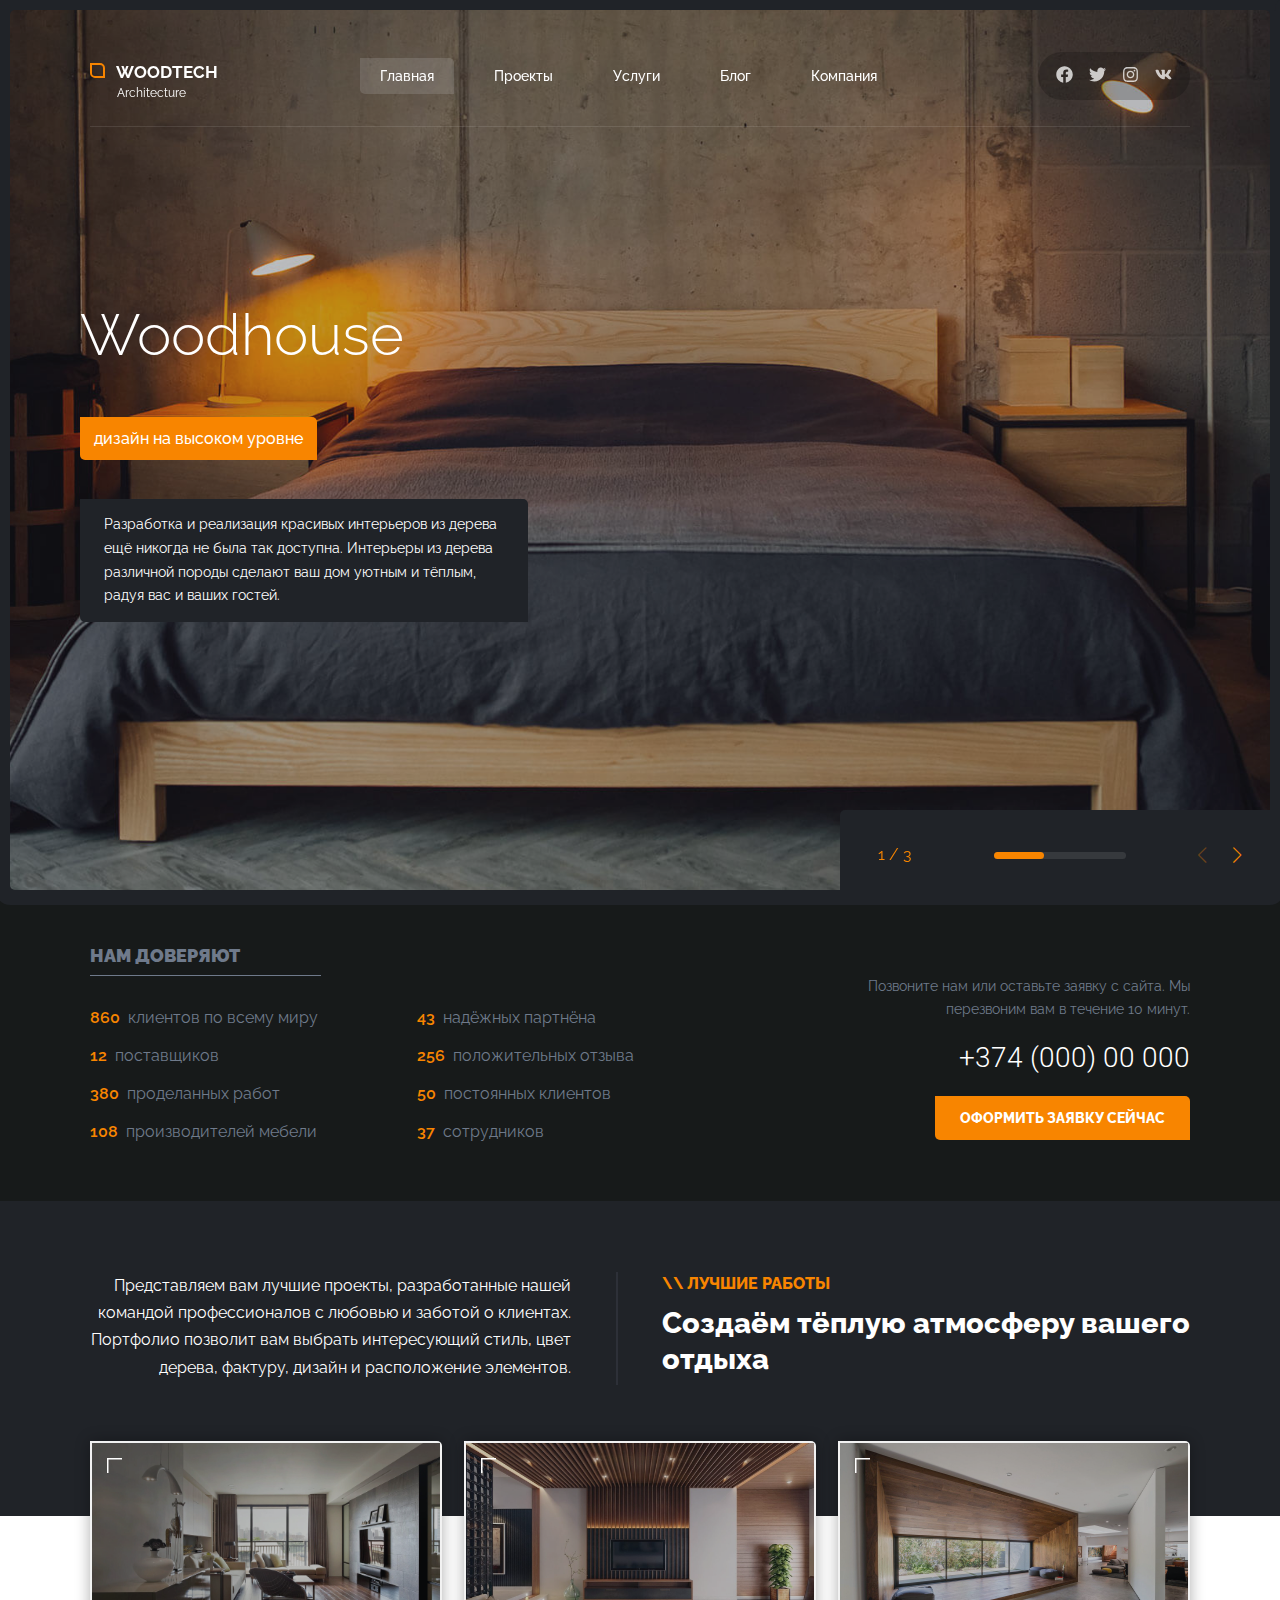
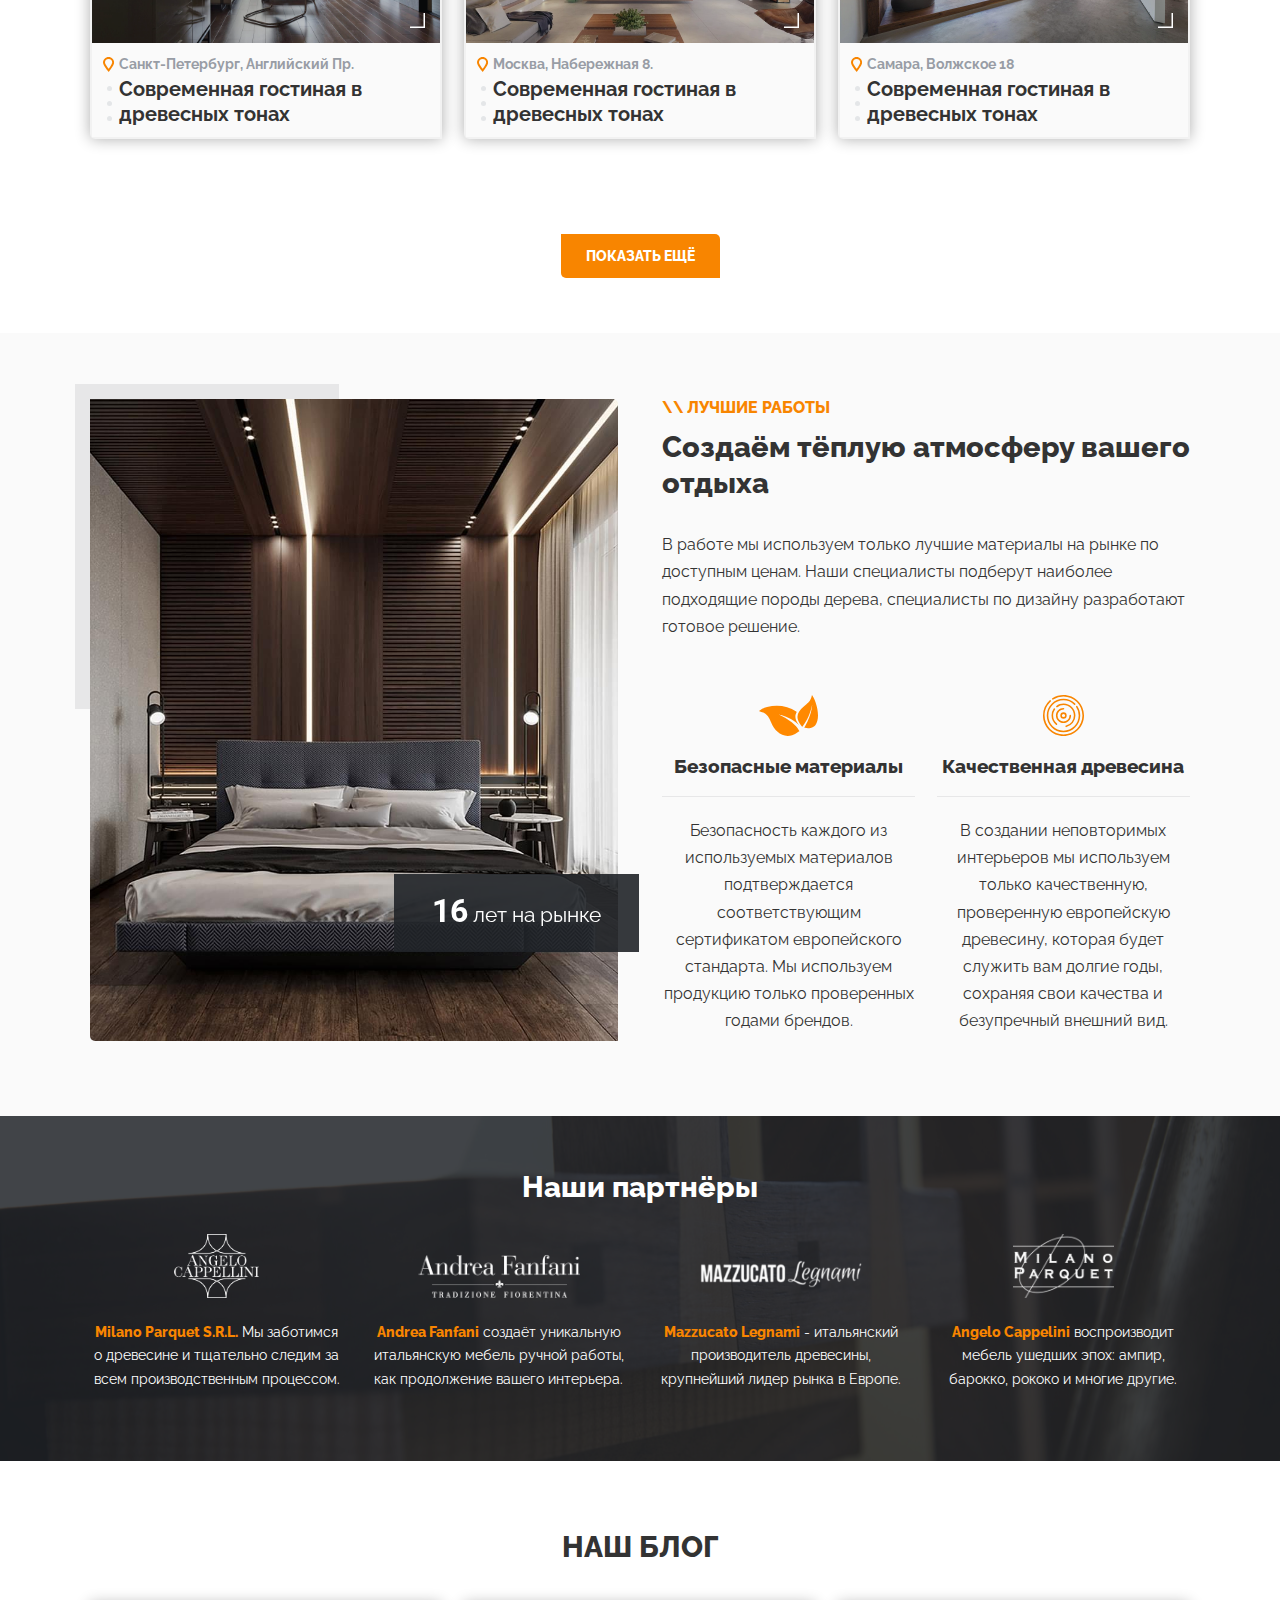
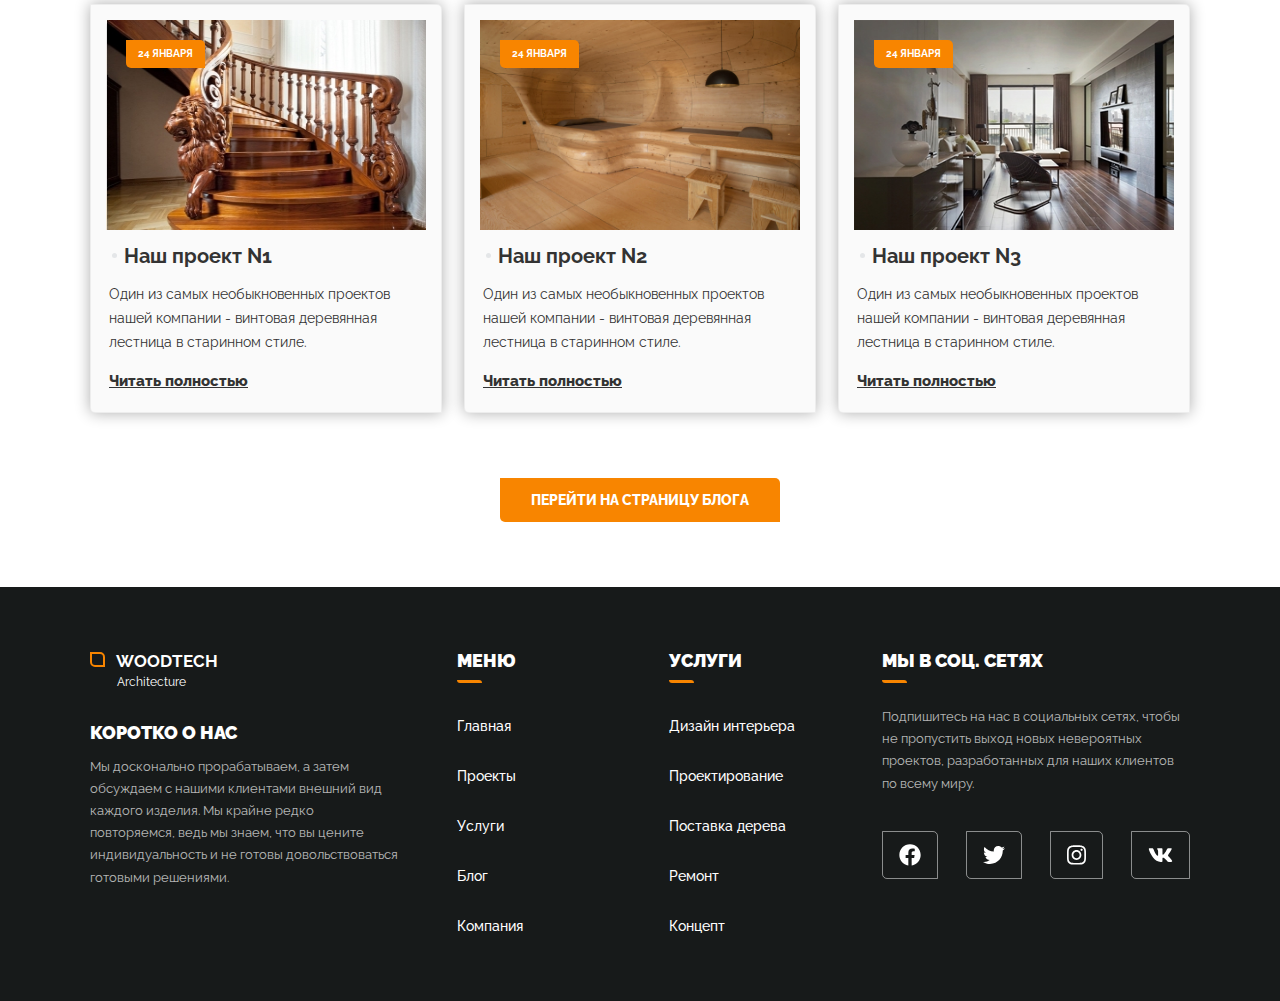
<file: index.html>
<!DOCTYPE html>
<html lang="ru">

<head>
    <meta charset="UTF-8">
    <meta http-equiv="X-UA-Compatible" content="IE=edge">
    <meta name="viewport" content="width=device-width, initial-scale=1.0">
    <link rel="stylesheet" href="assets/css/swiper-bundle.min.css">
    <link rel="stylesheet" href="assets/css/normalize.css">
    <link rel="stylesheet" href="assets/css/style.css">
    <link rel="stylesheet" href="assets/css/media.css">
    <title>Woodtech</title>
</head>

<body>
    <div class="wrapper">
        <main class="intro">
            <header class="header">
                <div class="container">
                    <div class="header-content main--header">
                        <a href="index.html" class="logo">
                            <i></i>
                            <span class="brand">
                                Woodtech
                            </span>
                            <span class="sign">
                                Architecture
                            </span>
                        </a>
                        <nav class="main-nav">
                            <ul class="menu">
                                <li class="menu-item">
                                    <a href="index.html" class="menu-link active">Главная</a>
                                </li>
                                <li class="menu-item">
                                    <a href="projects.html" class="menu-link">Проекты</a>
                                </li>
                                <li class="menu-item">
                                    <a href="services.html" class="menu-link">Услуги</a>
                                </li>
                                <li class="menu-item">
                                    <a href="blog.html" class="menu-link">Блог</a>
                                </li>
                                <li class="menu-item">
                                    <a href="about.html" class="menu-link">Компания</a>
                                </li>
                            </ul>
                            <div class="burger-menu">
                                <div class="line line1"></div>
                                <div class="line line2"></div>
                                <div class="line line3"></div>
                            </div>
                        </nav>
                        <ul class="social">
                            <li class="social-item">
                                <a href="#" class="social-link"><img src="assets/img/socials/facebook.svg"
                                        alt="facebook"></a>
                            </li>
                            <li class="social-item">
                                <a href="#" class="social-link"><img src="assets/img/socials/twitter.svg" alt="twitter">
                                </a>
                            </li>
                            <li class="social-item">
                                <a href="#" class="social-link"><img src="assets/img/socials/instagram.svg"
                                        alt="instagram">
                                </a>
                            </li>
                            <li class="social-item">
                                <a href="#" class="social-link"><img src="assets/img/socials/vk.svg" alt="vk">
                                </a>
                            </li>
                        </ul>
                    </div>
                </div>
            </header>

            <section class="slider swiper-main">
                <div class="slider-navigation">
                    <div class="nums">
                        <div class="swiper-pagination"></div>
                    </div>
                    <div class="scrollbar-block">
                        <div class="swiper-scrollbar"></div>
                    </div>
                    <div class="slider-arrows">
                        <div class="swiper-button-prev"></div>
                        <div class="swiper-button-next"></div>
                    </div>
                </div>
                <div class="swiper-wrapper">
                    <div class="swiper-slide slide-section bg"
                        style="background-image: url('assets/img/interior-3.jpg');">
                        <div class="container intro-content">
                            <h2 class="intro-title" data-animate="opacity">Woodhouse</h2>
                            <span class="intro-subtitle" data-animate="opacity">дизайн на высоком уровне</span>
                            <p class="intro-desc" data-animate="opacity">
                                Разработка и реализация красивых интерьеров из дерева ещё никогда не была
                                так доступна. Интерьеры из дерева различной
                                породы сделают ваш дом уютным и тёплым, радуя вас и ваших гостей.
                            </p>
                        </div>
                    </div>
                    <div class="swiper-slide slide-section bg"
                        style="background-image: url('assets/img/interior-4.jpg');">
                        <div class="container intro-content">
                            <h2 class="intro-title" data-animate="opacity">Woodhouse</h2>
                            <span class="intro-subtitle" data-animate="opacity">мастера на все руки</span>
                            <p class="intro-desc" data-animate="opacity">
                                Разработка и реализация красивых интерьеров из дерева ещё никогда не была
                                так доступна. Интерьеры из дерева различной
                                породы сделают ваш дом уютным и тёплым, радуя вас и ваших гостей.
                            </p>
                        </div>
                    </div>
                    <div class="swiper-slide slide-section bg"
                        style="background-image: url('assets/img/interior-5.jpg');">
                        <div class="container intro-content">
                            <h2 class="intro-title" data-animate="opacity">Woodhouse</h2>
                            <span class="intro-subtitle" data-animate="opacity">профи своего дела</span>
                            <p class="intro-desc" data-animate="opacity">
                                Разработка и реализация красивых интерьеров из дерева ещё никогда не была
                                так доступна. Интерьеры из дерева различной
                                породы сделают ваш дом уютным и тёплым, радуя вас и ваших гостей.
                            </p>
                        </div>
                    </div>
                </div>
            </section>
        </main>
        <section class="trust">
            <div class="container">
                <div class="trust-block">
                    <div class="advantages">
                        <h2 class="trust-title">Нам доверяют</h2>
                        <ul class="advantages__list">
                            <li class="advantages__list-item">
                                860 клиентов по всему миру
                            </li>
                            <li class="advantages__list-item">
                                43 надёжных партнёна
                            </li>
                            <li class="advantages__list-item">
                                12 поставщиков
                            </li>
                            <li class="advantages__list-item">
                                256 положительных отзыва
                            </li>
                            <li class="advantages__list-item">
                                380 проделанных работ
                            </li>
                            <li class="advantages__list-item">
                                50 постоянных клиентов
                            </li>
                            <li class="advantages__list-item">
                                108 производителей мебели
                            </li>
                            <li class="advantages__list-item">
                                37 сотрудников
                            </li>
                        </ul>
                    </div>
                    <div class="call-us">
                        <p class="call-us__text">
                            Позвоните нам или оставьте заявку с сайта.
                            Мы перезвоним вам в течение 10 минут.
                        </p>
                        <a href="tel:374000000" class="tel">+374 (000) 00 000</a>
                        <button type="button" class="btn popup-btn" data-target="main-page">Оформить заявку
                            сейчас</button>
                    </div>
                </div>

            </div>
        </section>
        <section class="best-works">
            <div class="best-works__top">
                <div class="container">
                    <div class="best-works__header">
                        <p class="best-works__text">
                            Представляем вам лучшие проекты, разработанные нашей командой профессионалов с любовью и
                            заботой
                            о клиентах. Портфолио
                            позволит вам выбрать интересующий стиль, цвет дерева, фактуру, дизайн и расположение
                            элементов.
                        </p>
                        <div class="section-title__block">
                            <span class="section-suptitle">Лучшие работы</span>
                            <h2 class="section-title">Создаём тёплую атмосферу вашего отдыха</h2>
                        </div>
                    </div>
                </div>
            </div>
            <div class="best-works__footer">
                <div class="container">
                    <div class="post-thumbnails__block">
                        <a href="#" class="post-thumbnails__item">
                            <div class="item-image">
                                <img src="assets/img/item-1.jpg" alt="item">
                            </div>
                            <div class="item-content">
                                <span class="item-address">Санкт-Петербург, Английский Пр.</span>
                                <h3 class="item-title">Современная гостиная в древесных тонах</h3>
                            </div>
                        </a>
                        <a href="#" class="post-thumbnails__item">
                            <div class="item-image">
                                <img src="assets/img/item-2.jpg" alt="item">
                            </div>
                            <div class="item-content">
                                <span class="item-address">Москва, Набережная 8.</span>
                                <h3 class="item-title">Современная гостиная в древесных тонах</h3>
                            </div>
                        </a>
                        <a href="#" class="post-thumbnails__item">
                            <div class="item-image">
                                <img src="assets/img/item-3.jpg" alt="item">
                            </div>
                            <div class="item-content">
                                <span class="item-address">Самара, Волжское 18</span>
                                <h3 class="item-title">Современная гостиная в древесных тонах</h3>
                            </div>
                        </a>
                    </div>
                </div>
                <button type="button" class="btn show-more__btn">Показать ещё</button>
            </div>
        </section>
        <section class="about-short">
            <div class="container">
                <div class="about-short__content">
                    <div class="single-slider__block">
                        <div class="swiper-wrapper">
                            <div class="swiper-slide single-slider">
                                <img src="assets/img/single-slide-1.jpg" alt="slide">
                                <div class="slide-label">16 лет на рынке</div>
                            </div>
                            <div class="swiper-slide single-slider">
                                <img src="assets/img/single-slide-2.jpg" alt="slide">
                                <div class="slide-label">16 лет на рынке</div>
                            </div>
                        </div>
                    </div>
                    <div class="about-short__text">
                        <div class="section-title__block">
                            <span class="section-suptitle">Лучшие работы</span>
                            <h2 class="section-title section-title--dotted">Создаём тёплую атмосферу вашего отдыха</h2>
                        </div>
                        <p class="about-short__desc">
                            В работе мы используем только лучшие материалы на рынке по доступным ценам. Наши специалисты
                            подберут наиболее
                            подходящие породы дерева, специалисты по дизайну разработают готовое решение.
                        </p>
                        <div class="about-short__advantages">
                            <div class="advantages-item">
                                <img src="assets/img/advantages/eco.svg" alt="advantages" class="advantages-img">
                                <h3 class="advantages-title">Безопасные материалы</h3>
                                <p class="advantages-desc">Безопасность каждого из используемых материалов
                                    подтверждается соответствующим
                                    сертификатом европейского стандарта. Мы
                                    используем продукцию только проверенных годами брендов.</p>
                            </div>
                            <div class="advantages-item">
                                <img src="assets/img/advantages/wood.svg" alt="advantages" class="advantages-img">
                                <h3 class="advantages-title">Качественная древесина</h3>
                                <p class="advantages-desc">В создании неповторимых интерьеров мы используем только
                                    качественную, проверенную
                                    европейскую древесину, которая будет
                                    служить вам долгие годы, сохраняя свои качества и безупречный внешний вид.</p>
                            </div>
                        </div>
                    </div>
                </div>
            </div>
        </section>

        <section class="partners">
            <div class="container">
                <h2 class="partners-title">Наши партнёры</h2>
                <div class="partners-block">
                    <div class="partners-item">
                        <img src="assets/img/partners/cappelini.png" alt="partners" class="partners-img">
                        <p class="partners-desc">
                            <span class="partners-name">Milano Parquet S.R.L.</span>
                            Мы заботимся о древесине и тщательно следим за всем производственным процессом.
                        </p>
                    </div>
                    <div class="partners-item">
                        <img src="assets/img/partners/fanfani.png" alt="partners" class="partners-img">
                        <p class="partners-desc">
                            <span class="partners-name">Andrea Fanfani</span>
                            создаёт уникальную итальянскую мебель ручной работы, как продолжение вашего интерьера.
                        </p>
                    </div>
                    <div class="partners-item">
                        <img src="assets/img/partners/mazzucato.png" alt="partners" class="partners-img">
                        <p class="partners-desc">
                            <span class="partners-name">Mazzucato Legnami</span>
                            - итальянский производитель древесины, крупнейший лидер рынка в Европе.
                        </p>
                    </div>
                    <div class="partners-item">
                        <img src="assets/img/partners/milano.png" alt="partners" class="partners-img">
                        <p class="partners-desc">
                            <span class="partners-name">Angelo Cappelini</span>
                            воспроизводит мебель ушедших эпох: ампир, барокко, рококо и многие другие.
                        </p>
                    </div>
                </div>
            </div>
        </section>

        <section class="our-blog">
            <div class="container">
                <h2 class="page-title">Наш блог</h2>
                <div class="our-blog__items">
                    <a href="#" class="blog-item">
                        <header class="blog-item__header">
                            <img src="assets/img/blog-item-1.jpg" alt="item" class="blog-item__img">
                            <span class="post-date">24 января</span>
                        </header>
                        <footer class="blog-item__footer">
                            <h3 class="item-title">Наш проект N1</h3>
                            <p class="blog-item__excerpt">
                                Один из самых необыкновенных проектов нашей компании - винтовая деревянная
                                лестница
                                в старинном стиле.
                            </p>
                            <span class="blog-item__read-more">Читать полностью</span>
                        </footer>
                    </a>
                    <a href="#" class="blog-item">
                        <header class="blog-item__header">
                            <img src="assets/img/blog-item-2.jpg" alt="item" class="blog-item__img">
                            <span class="post-date">24 января</span>
                        </header>
                        <footer class="blog-item__footer">
                            <h3 class="item-title">Наш проект N2</h3>
                            <p class="blog-item__excerpt">
                                Один из самых необыкновенных проектов нашей компании - винтовая деревянная
                                лестница
                                в старинном стиле.
                            </p>
                            <span class="blog-item__read-more">Читать полностью</span>
                        </footer>
                    </a>
                    <a href="#" class="blog-item">
                        <header class="blog-item__header">
                            <img src="assets/img/blog-item-3.jpg" alt="item" class="blog-item__img">
                            <span class="post-date">24 января</span>
                        </header>
                        <footer class="blog-item__footer">
                            <h3 class="item-title">Наш проект N3</h3>
                            <p class="blog-item__excerpt">
                                Один из самых необыкновенных проектов нашей компании - винтовая деревянная
                                лестница
                                в старинном стиле.
                            </p>
                            <span class="blog-item__read-more">Читать полностью</span>
                        </footer>
                    </a>
                </div>
                <a href="#" class="btn btn-link">Перейти на страницу блога</a>
            </div>
        </section>
        <!-- popup -->
        <div class="popup-wrapper">
            <div class="popup">
                <button class="close-btn"></button>
                <form class="popup-form">
                    <h2 class="popup-form__title">Оформить заявку</h2>
                    <input type="text" class="popup-form__input" name="name" placeholder="Имя">
                    <input type="tel" class="popup-form__input" name="tel" placeholder="Телефон">
                    <input type="hidden" name="target">
                    <textarea class="popup-form__textarea" id="textarea" rows="4" name="textarea"
                        placeholder="Комментарий"></textarea>
                    <button type="submit" class="popup-form__submit btn">Отправить</button>
                </form>
            </div>
        </div>
    </div>
    <footer class="footer">
        <div class="container">
            <div class="footer-content">
                <div class="footer-about">
                    <a href="index.html" class="logo">
                        <i></i>
                        <span class="brand">
                            Woodtech
                        </span>
                        <span class="sign">
                            Architecture
                        </span>
                    </a>
                    <div class="footer-about__title">Коротко о нас</div>
                    <p class="footer-text">
                        Мы досконально прорабатываем, а затем обсуждаем с нашими клиентами внешний вид каждого изделия.
                        Мы крайне редко
                        повторяемся, ведь мы знаем, что вы цените индивидуальность и не готовы довольствоваться готовыми
                        решениями.
                    </p>
                </div>
                <div class="footer-menu__block">
                    <h3 class="footer-title">Меню</h3>
                    <ul class="footer-menu">
                        <li class="footer-menu__item">
                            <a href="#" class="footer-menu__link">Главная</a>
                        </li>
                        <li class="footer-menu__item">
                            <a href="#" class="footer-menu__link">Проекты</a>
                        </li>
                        <li class="footer-menu__item">
                            <a href="#" class="footer-menu__link">Услуги</a>
                        </li>
                        <li class="footer-menu__item">
                            <a href="#" class="footer-menu__link">Блог</a>
                        </li>
                        <li class="footer-menu__item">
                            <a href="#" class="footer-menu__link">Компания</a>
                        </li>
                    </ul>
                </div>
                <div class="footer-services">
                    <h3 class="footer-title">Услуги</h3>
                    <ul class="footer-menu">
                        <li class="footer-menu__item">
                            <a href="#" class="footer-menu__link">Дизайн интерьера</a>
                        </li>
                        <li class="footer-menu__item">
                            <a href="#" class="footer-menu__link">Проектирование</a>
                        </li>
                        <li class="footer-menu__item">
                            <a href="#" class="footer-menu__link">Поставка дерева</a>
                        </li>
                        <li class="footer-menu__item">
                            <a href="#" class="footer-menu__link">Ремонт</a>
                        </li>
                        <li class="footer-menu__item">
                            <a href="#" class="footer-menu__link">Концепт</a>
                        </li>
                    </ul>
                </div>
                <div class="footer-social">
                    <h3 class="footer-title">Мы в соц. сетях</h3>
                    <p class="footer-text">
                        Подпишитесь на нас в социальных сетях, чтобы не пропустить выход новых невероятных проектов,
                        разработанных для
                        наших
                        клиентов по всему миру.
                    </p>
                    <ul class="footer-social__list">
                        <li class="footer-social__item">
                            <a href="#" class="footer-social__link">
                                <img src="assets/img/socials/facebook.svg" alt="facebook">
                            </a>
                        </li>
                        <li class="footer-social__item">
                            <a href="#" class="footer-social__link">
                                <img src="assets/img/socials/twitter.svg" alt="twitter">
                            </a>
                        </li>
                        <li class="footer-social__item">
                            <a href="#" class="footer-social__link">
                                <img src="assets/img/socials/instagram.svg" alt="instagram">
                            </a>
                        </li>
                        <li class="footer-social__item">
                            <a href="#" class="footer-social__link">
                                <img src="assets/img/socials/vk.svg" alt="vk">
                            </a>
                        </li>
                    </ul>                    
                </div>
            </div>
        </div>
    </footer>

    <script src="assets/js/swiper-bundle.min.js"></script>


    <script src="assets/js/script.js"></script>
</body>

</html>
</file>
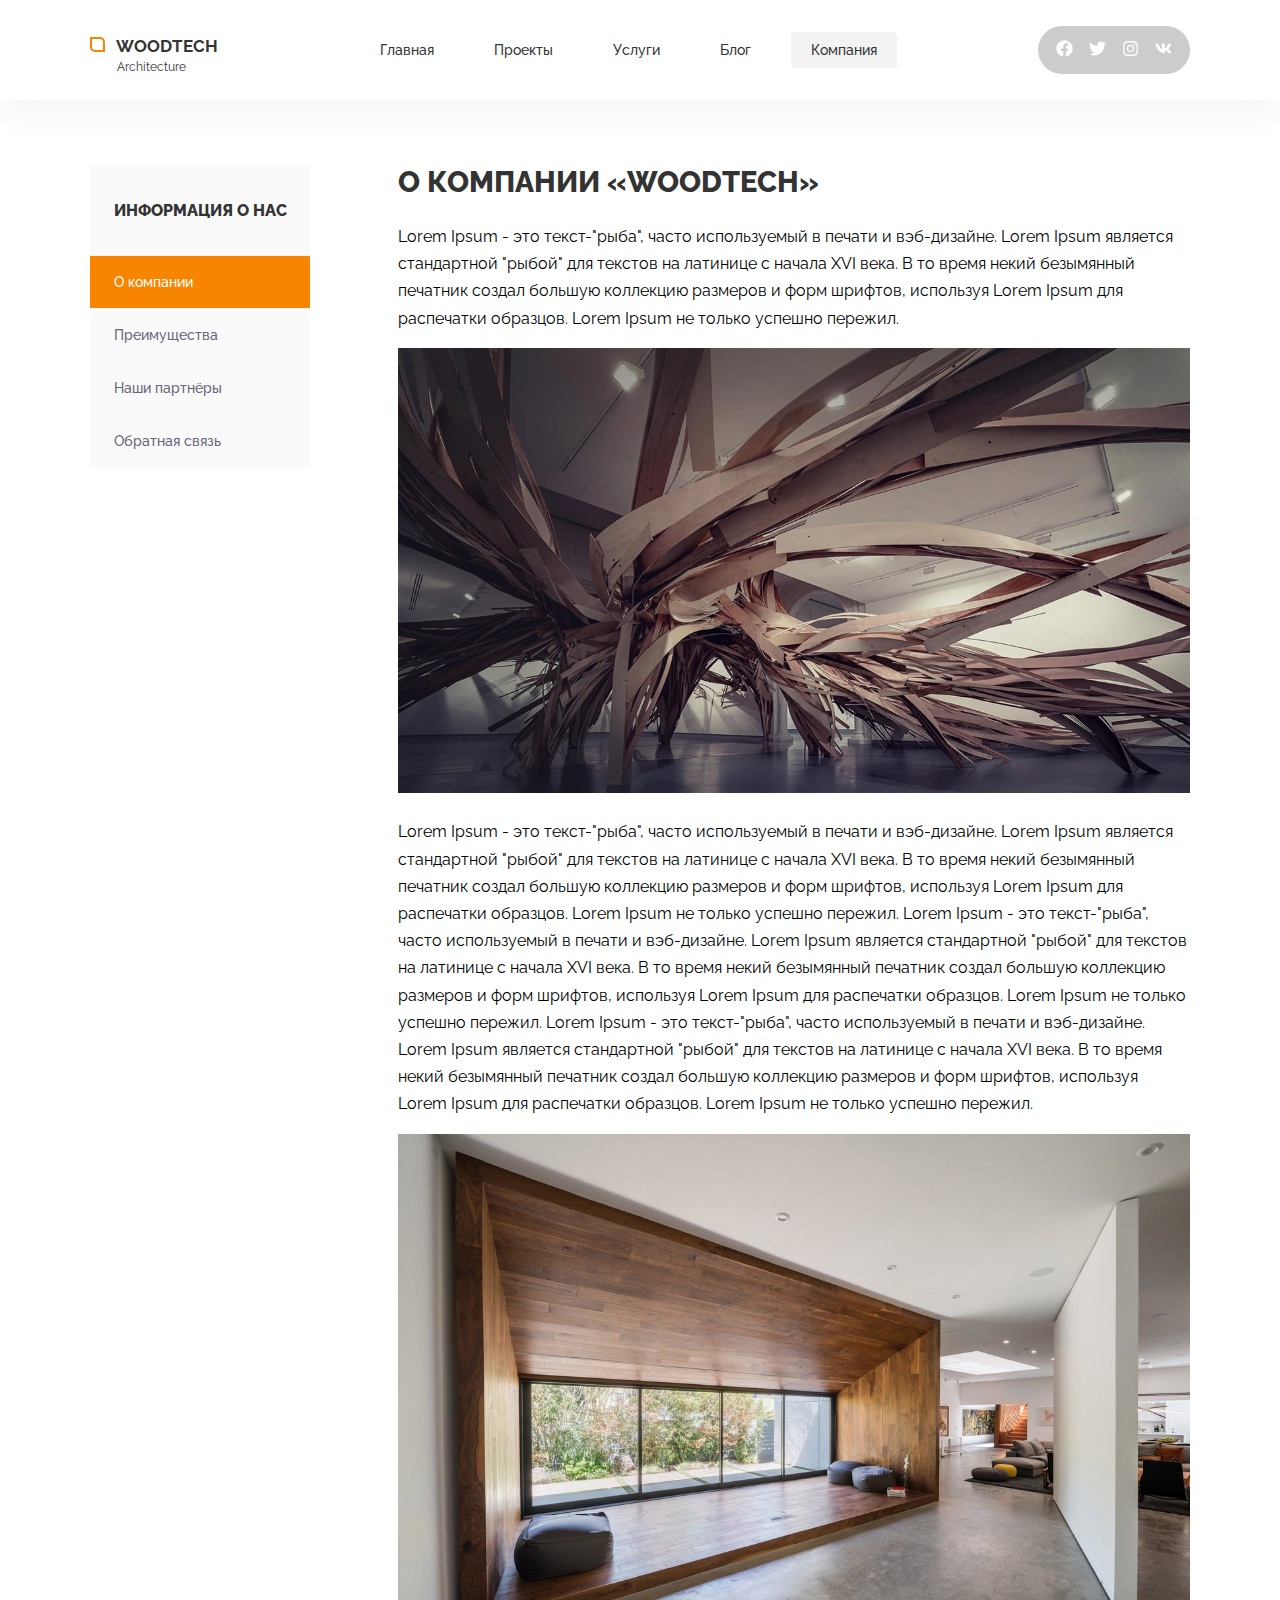
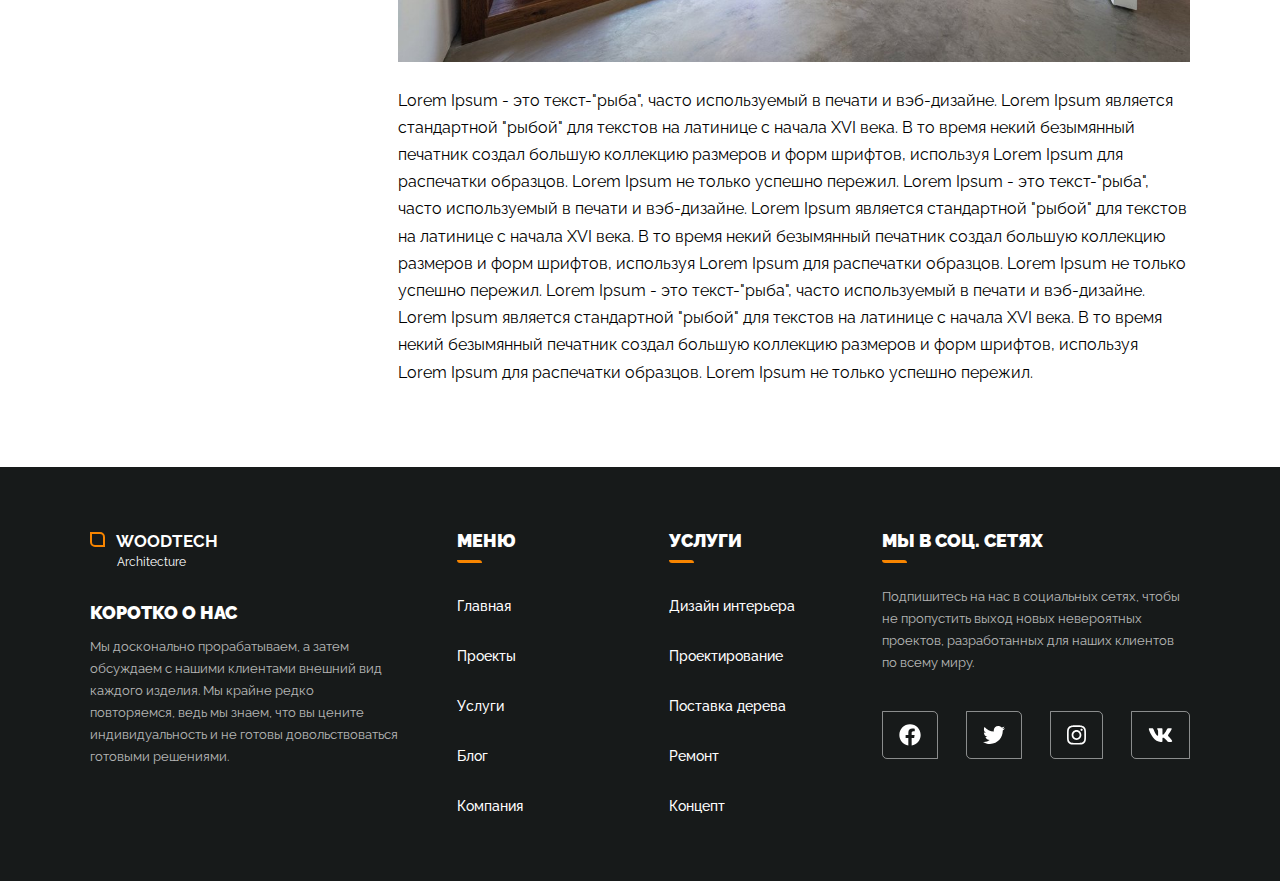
<file: about.html>
<!DOCTYPE html>
<html lang="ru">

<head>
    <meta charset="UTF-8">
    <meta http-equiv="X-UA-Compatible" content="IE=edge">
    <meta name="viewport" content="width=device-width, initial-scale=1.0">
    <link rel="stylesheet" href="assets/css/swiper-bundle.min.css">
    <link rel="stylesheet" href="assets/css/normalize.css">
    <link rel="stylesheet" href="assets/css/style.css">
    <link rel="stylesheet" href="assets/css/media.css">
    <title>Наши Услуги</title>
</head>

<body>
    <div class="wrapper">
        <header class="header">
            <div class="container">
                <div class="header-content">
                    <a href="index.html" class="logo">
                        <i></i>
                        <span class="brand">
                            Woodtech
                        </span>
                        <span class="sign">
                            Architecture
                        </span>
                    </a>
                    <nav class="main-nav">
                        <ul class="menu">
                            <li class="menu-item">
                                <a href="index.html" class="menu-link">Главная</a>
                            </li>
                            <li class="menu-item">
                                <a href="projects.html" class="menu-link">Проекты</a>
                            </li>
                            <li class="menu-item">
                                <a href="services.html" class="menu-link">Услуги</a>
                            </li>
                            <li class="menu-item">
                                <a href="blog.html" class="menu-link">Блог</a>
                            </li>
                            <li class="menu-item">
                                <a href="about.html" class="menu-link active">Компания</a>
                            </li>
                        </ul>
                        <div class="burger-menu">
                            <div class="line line1"></div>
                            <div class="line line2"></div>
                            <div class="line line3"></div>
                        </div>
                    </nav>
                    <ul class="social">
                        <li class="social-item">
                            <a href="#" class="social-link"><img src="assets/img/socials/facebook.svg"
                                    alt="facebook"></a>
                        </li>
                        <li class="social-item">
                            <a href="#" class="social-link"><img src="assets/img/socials/twitter.svg" alt="twitter">
                            </a>
                        </li>
                        <li class="social-item">
                            <a href="#" class="social-link"><img src="assets/img/socials/instagram.svg" alt="instagram">
                            </a>
                        </li>
                        <li class="social-item">
                            <a href="#" class="social-link"><img src="assets/img/socials/vk.svg" alt="vk">
                            </a>
                        </li>
                    </ul>
                </div>
            </div>
        </header>

        <div class="about">
            <div class="container">
                <div class="about-block">
                    <aside class="about-nav">
                        <nav class="info-nav">
                            <h3 class="info-nav__title">Информация о нас</h3>
                            <a href="about.html" class="info-nav__link info-nav__link--active">О компании</a>
                            <a href="advantages.html" class="info-nav__link">Преимущества</a>
                            <a href="partners.html" class="info-nav__link">Наши партнёры</a>
                            <a href="contacts.html" class="info-nav__link">Обратная связь</a>
                        </nav>
                    </aside>
                    <div class="about-content">
                        <h2 class="page-title">О компании «Woodtech»</h2>
                        <p class="page-text">Lorem Ipsum - это текст-"рыба", часто используемый в печати и вэб-дизайне.
                            Lorem Ipsum является стандартной "рыбой" для
                            текстов на латинице с начала XVI века. В то время некий безымянный печатник создал большую
                            коллекцию размеров и форм
                            шрифтов, используя Lorem Ipsum для распечатки образцов. Lorem Ipsum не только успешно
                            пережил.</p>
                        <img src="assets/img/page-content-img1.jpg" alt="Информация о нас">
                        <p class="page-text">Lorem Ipsum - это текст-"рыба", часто используемый в печати и вэб-дизайне.
                            Lorem Ipsum является
                            стандартной "рыбой" для
                            текстов на латинице с начала XVI века. В то время некий безымянный печатник создал большую
                            коллекцию размеров и форм
                            шрифтов, используя Lorem Ipsum для распечатки образцов. Lorem Ipsum не только успешно
                            пережил.
                            Lorem Ipsum - это текст-"рыба", часто используемый в печати и вэб-дизайне. Lorem Ipsum
                            является
                            стандартной "рыбой" для
                            текстов на латинице с начала XVI века. В то время некий безымянный печатник создал большую
                            коллекцию размеров и форм
                            шрифтов, используя Lorem Ipsum для распечатки образцов. Lorem Ipsum не только успешно
                            пережил.
                            Lorem Ipsum - это текст-"рыба", часто используемый в печати и вэб-дизайне. Lorem Ipsum
                            является
                            стандартной "рыбой" для
                            текстов на латинице с начала XVI века. В то время некий безымянный печатник создал большую
                            коллекцию размеров и форм
                            шрифтов, используя Lorem Ipsum для распечатки образцов. Lorem Ipsum не только успешно
                            пережил.
                        </p>
                        <img src="assets/img/page-content-img2.jpg" alt="Информация о нас">
                        <p class="page-text">Lorem Ipsum - это текст-"рыба", часто используемый в печати и вэб-дизайне.
                            Lorem Ipsum является
                            стандартной "рыбой" для
                            текстов на латинице с начала XVI века. В то время некий безымянный печатник создал большую
                            коллекцию размеров и форм
                            шрифтов, используя Lorem Ipsum для распечатки образцов. Lorem Ipsum не только успешно
                            пережил.
                            Lorem Ipsum - это текст-"рыба", часто используемый в печати и вэб-дизайне. Lorem Ipsum
                            является
                            стандартной "рыбой" для
                            текстов на латинице с начала XVI века. В то время некий безымянный печатник создал большую
                            коллекцию размеров и форм
                            шрифтов, используя Lorem Ipsum для распечатки образцов. Lorem Ipsum не только успешно
                            пережил.
                            Lorem Ipsum - это текст-"рыба", часто используемый в печати и вэб-дизайне. Lorem Ipsum
                            является
                            стандартной "рыбой" для
                            текстов на латинице с начала XVI века. В то время некий безымянный печатник создал большую
                            коллекцию размеров и форм
                            шрифтов, используя Lorem Ipsum для распечатки образцов. Lorem Ipsum не только успешно
                            пережил.
                        </p>
                    </div>
                </div>
            </div>
        </div>

        <footer class="footer">
            <div class="container">
                <div class="footer-content">
                    <div class="footer-about">
                        <a href="index.html" class="logo">
                            <i></i>
                            <span class="brand">
                                Woodtech
                            </span>
                            <span class="sign">
                                Architecture
                            </span>
                        </a>
                        <div class="footer-about__title">Коротко о нас</div>
                        <p class="footer-text">
                            Мы досконально прорабатываем, а затем обсуждаем с нашими клиентами внешний вид каждого
                            изделия.
                            Мы крайне редко
                            повторяемся, ведь мы знаем, что вы цените индивидуальность и не готовы довольствоваться
                            готовыми
                            решениями.
                        </p>
                    </div>
                    <div class="footer-menu__block">
                        <h3 class="footer-title">Меню</h3>
                        <ul class="footer-menu">
                            <li class="footer-menu__item">
                                <a href="#" class="footer-menu__link">Главная</a>
                            </li>
                            <li class="footer-menu__item">
                                <a href="#" class="footer-menu__link">Проекты</a>
                            </li>
                            <li class="footer-menu__item">
                                <a href="#" class="footer-menu__link">Услуги</a>
                            </li>
                            <li class="footer-menu__item">
                                <a href="#" class="footer-menu__link">Блог</a>
                            </li>
                            <li class="footer-menu__item">
                                <a href="#" class="footer-menu__link">Компания</a>
                            </li>
                        </ul>
                    </div>
                    <div class="footer-services">
                        <h3 class="footer-title">Услуги</h3>
                        <ul class="footer-menu">
                            <li class="footer-menu__item">
                                <a href="#" class="footer-menu__link">Дизайн интерьера</a>
                            </li>
                            <li class="footer-menu__item">
                                <a href="#" class="footer-menu__link">Проектирование</a>
                            </li>
                            <li class="footer-menu__item">
                                <a href="#" class="footer-menu__link">Поставка дерева</a>
                            </li>
                            <li class="footer-menu__item">
                                <a href="#" class="footer-menu__link">Ремонт</a>
                            </li>
                            <li class="footer-menu__item">
                                <a href="#" class="footer-menu__link">Концепт</a>
                            </li>
                        </ul>
                    </div>
                    <div class="footer-social">
                        <h3 class="footer-title">Мы в соц. сетях</h3>
                        <p class="footer-text">
                            Подпишитесь на нас в социальных сетях, чтобы не пропустить выход новых невероятных проектов,
                            разработанных для
                            наших
                            клиентов по всему миру.
                        </p>
                        <ul class="footer-social__list">
                            <li class="footer-social__item">
                                <a href="#" class="footer-social__link">
                                    <img src="assets/img/socials/facebook.svg" alt="facebook">
                                </a>
                            </li>
                            <li class="footer-social__item">
                                <a href="#" class="footer-social__link">
                                    <img src="assets/img/socials/twitter.svg" alt="twitter">
                                </a>
                            </li>
                            <li class="footer-social__item">
                                <a href="#" class="footer-social__link">
                                    <img src="assets/img/socials/instagram.svg" alt="instagram">
                                </a>
                            </li>
                            <li class="footer-social__item">
                                <a href="#" class="footer-social__link">
                                    <img src="assets/img/socials/vk.svg" alt="vk">
                                </a>
                            </li>
                        </ul>
                    </div>
                </div>
            </div>
        </footer>
    </div>




    <script src="assets/js/swiper-bundle.min.js"></script>


    <script src="assets/js/script.js"></script>
</body>

</html>
</file>
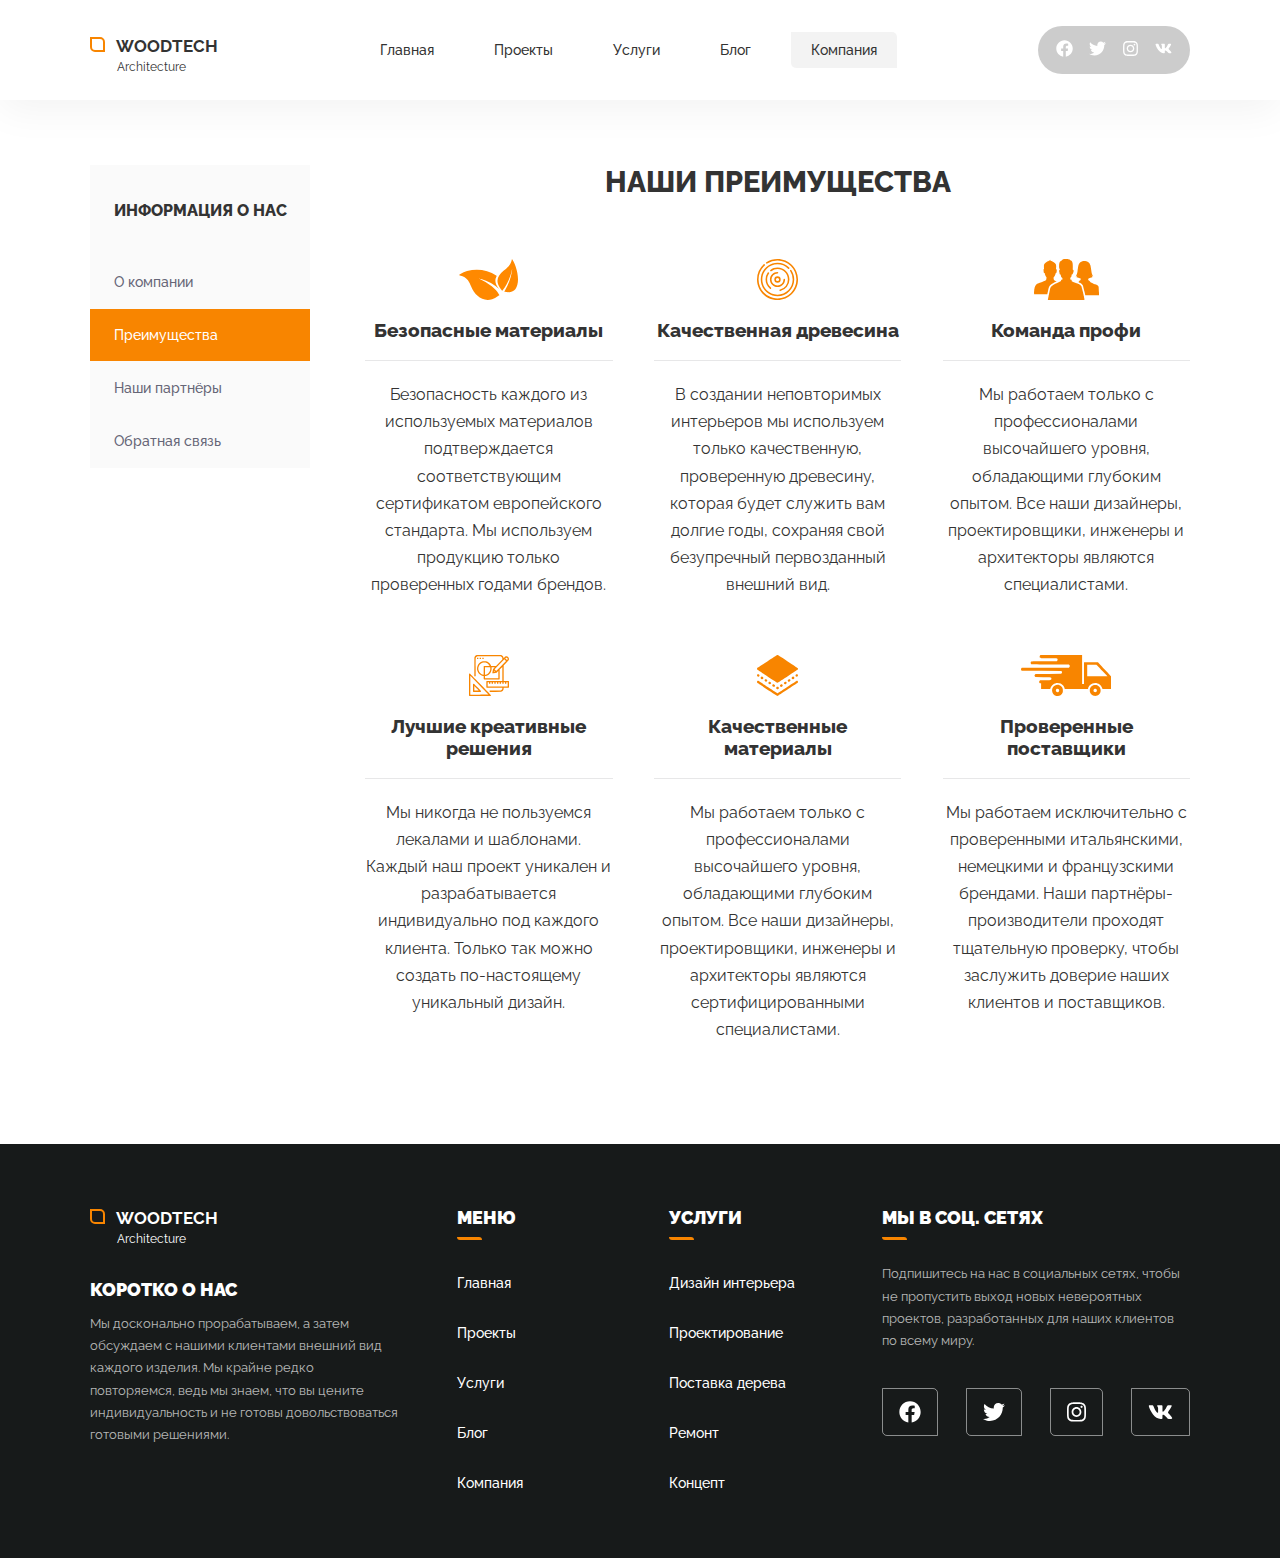
<file: advantages.html>
<!DOCTYPE html>
<html lang="ru">

<head>
    <meta charset="UTF-8">
    <meta http-equiv="X-UA-Compatible" content="IE=edge">
    <meta name="viewport" content="width=device-width, initial-scale=1.0">
    <link rel="stylesheet" href="assets/css/swiper-bundle.min.css">
    <link rel="stylesheet" href="assets/css/normalize.css">
    <link rel="stylesheet" href="assets/css/style.css">
    <link rel="stylesheet" href="assets/css/media.css">
    <title>Наши Услуги</title>
</head>

<body>
    <div class="wrapper">
        <header class="header">
            <div class="container">
                <div class="header-content">
                    <a href="index.html" class="logo">
                        <i></i>
                        <span class="brand">
                            Woodtech
                        </span>
                        <span class="sign">
                            Architecture
                        </span>
                    </a>
                    <nav class="main-nav">
                        <ul class="menu">
                            <li class="menu-item">
                                <a href="index.html" class="menu-link">Главная</a>
                            </li>
                            <li class="menu-item">
                                <a href="projects.html" class="menu-link">Проекты</a>
                            </li>
                            <li class="menu-item">
                                <a href="services.html" class="menu-link">Услуги</a>
                            </li>
                            <li class="menu-item">
                                <a href="blog.html" class="menu-link">Блог</a>
                            </li>
                            <li class="menu-item">
                                <a href="about.html" class="menu-link active">Компания</a>
                            </li>
                        </ul>
                        <div class="burger-menu">
                            <div class="line line1"></div>
                            <div class="line line2"></div>
                            <div class="line line3"></div>
                        </div>
                    </nav>
                    <ul class="social">
                        <li class="social-item">
                            <a href="#" class="social-link"><img src="assets/img/socials/facebook.svg"
                                    alt="facebook"></a>
                        </li>
                        <li class="social-item">
                            <a href="#" class="social-link"><img src="assets/img/socials/twitter.svg" alt="twitter">
                            </a>
                        </li>
                        <li class="social-item">
                            <a href="#" class="social-link"><img src="assets/img/socials/instagram.svg" alt="instagram">
                            </a>
                        </li>
                        <li class="social-item">
                            <a href="#" class="social-link"><img src="assets/img/socials/vk.svg" alt="vk">
                            </a>
                        </li>
                    </ul>
                </div>
            </div>
        </header>

        <div class="about">
            <div class="container">
                <div class="about-block">
                    <aside class="about-nav">
                        <nav class="info-nav">
                            <h3 class="info-nav__title">Информация о нас</h3>
                            <a href="about.html" class="info-nav__link">О компании</a>
                            <a href="advantages.html" class="info-nav__link info-nav__link--active">Преимущества</a>
                            <a href="partners.html" class="info-nav__link">Наши партнёры</a>
                            <a href="contacts.html" class="info-nav__link">Обратная связь</a>
                        </nav>
                    </aside>
                    <div class="advantages-content">
                        <h2 class="page-title">Наши преимущества</h2>
                        <div class="advantages-item">
                            <img src="assets/img/advantages/eco.svg" alt="advantages" class="advantages-img">
                            <h3 class="advantages-title">Безопасные материалы</h3>
                            <p class="advantages-desc">Безопасность каждого из используемых материалов
                                подтверждается соответствующим
                                сертификатом европейского стандарта. Мы
                                используем продукцию только проверенных годами брендов.</p>
                        </div>
                        <div class="advantages-item">
                            <img src="assets/img/advantages/wood.svg" alt="advantages" class="advantages-img">
                            <h3 class="advantages-title">Качественная древесина</h3>
                            <p class="advantages-desc">В создании неповторимых интерьеров мы используем только
                                качественную, проверенную древесину, которая будет служить вам
                                долгие годы, сохраняя свой безупречный первозданный
                                внешний вид.</p>
                        </div>
                        <div class="advantages-item">
                            <img src="assets/img/advantages/team.svg" alt="advantages" class="advantages-img">
                            <h3 class="advantages-title">Команда профи</h3>
                            <p class="advantages-desc">Мы работаем только с профессионалами высочайшего уровня,
                                обладающими глубоким опытом. Все наши дизайнеры,
                                проектировщики, инженеры и архитекторы являются специалистами.</p>
                        </div>
                        <div class="advantages-item">
                            <img src="assets/img/advantages/tools.svg" alt="advantages" class="advantages-img">
                            <h3 class="advantages-title">Лучшие креативные решения</h3>
                            <p class="advantages-desc">Мы никогда не пользуемся лекалами и шаблонами. Каждый наш проект
                                уникален и разрабатывается индивидуально под каждого
                                клиента. Только так можно создать по-настоящему уникальный дизайн.</p>
                        </div>
                        <div class="advantages-item">
                            <img src="assets/img/advantages/mat.svg" alt="advantages" class="advantages-img">
                            <h3 class="advantages-title">Качественные материалы</h3>
                            <p class="advantages-desc">Мы работаем только с профессионалами высочайшего уровня,
                                обладающими глубоким опытом. Все
                                наши дизайнеры,
                                проектировщики, инженеры и архитекторы являются сертифицированными специалистами.</p>
                        </div>
                        <div class="advantages-item">
                            <img src="assets/img/advantages/delivery.svg" alt="advantages" class="advantages-img">
                            <h3 class="advantages-title">Проверенные поставщики</h3>
                            <p class="advantages-desc">Мы работаем исключительно с проверенными итальянскими, немецкими
                                и французскими брендами. Наши партнёры-производители
                                проходят тщательную проверку, чтобы заслужить доверие наших клиентов и поставщиков.</p>
                        </div>

                    </div>
                </div>
            </div>
        </div>

        <footer class="footer">
            <div class="container">
                <div class="footer-content">
                    <div class="footer-about">
                        <a href="index.html" class="logo">
                            <i></i>
                            <span class="brand">
                                Woodtech
                            </span>
                            <span class="sign">
                                Architecture
                            </span>
                        </a>
                        <div class="footer-about__title">Коротко о нас</div>
                        <p class="footer-text">
                            Мы досконально прорабатываем, а затем обсуждаем с нашими клиентами внешний вид каждого
                            изделия.
                            Мы крайне редко
                            повторяемся, ведь мы знаем, что вы цените индивидуальность и не готовы довольствоваться
                            готовыми
                            решениями.
                        </p>
                    </div>
                    <div class="footer-menu__block">
                        <h3 class="footer-title">Меню</h3>
                        <ul class="footer-menu">
                            <li class="footer-menu__item">
                                <a href="#" class="footer-menu__link">Главная</a>
                            </li>
                            <li class="footer-menu__item">
                                <a href="#" class="footer-menu__link">Проекты</a>
                            </li>
                            <li class="footer-menu__item">
                                <a href="#" class="footer-menu__link">Услуги</a>
                            </li>
                            <li class="footer-menu__item">
                                <a href="#" class="footer-menu__link">Блог</a>
                            </li>
                            <li class="footer-menu__item">
                                <a href="#" class="footer-menu__link">Компания</a>
                            </li>
                        </ul>
                    </div>
                    <div class="footer-services">
                        <h3 class="footer-title">Услуги</h3>
                        <ul class="footer-menu">
                            <li class="footer-menu__item">
                                <a href="#" class="footer-menu__link">Дизайн интерьера</a>
                            </li>
                            <li class="footer-menu__item">
                                <a href="#" class="footer-menu__link">Проектирование</a>
                            </li>
                            <li class="footer-menu__item">
                                <a href="#" class="footer-menu__link">Поставка дерева</a>
                            </li>
                            <li class="footer-menu__item">
                                <a href="#" class="footer-menu__link">Ремонт</a>
                            </li>
                            <li class="footer-menu__item">
                                <a href="#" class="footer-menu__link">Концепт</a>
                            </li>
                        </ul>
                    </div>
                    <div class="footer-social">
                        <h3 class="footer-title">Мы в соц. сетях</h3>
                        <p class="footer-text">
                            Подпишитесь на нас в социальных сетях, чтобы не пропустить выход новых невероятных проектов,
                            разработанных для
                            наших
                            клиентов по всему миру.
                        </p>
                        <ul class="footer-social__list">
                            <li class="footer-social__item">
                                <a href="#" class="footer-social__link">
                                    <img src="assets/img/socials/facebook.svg" alt="facebook">
                                </a>
                            </li>
                            <li class="footer-social__item">
                                <a href="#" class="footer-social__link">
                                    <img src="assets/img/socials/twitter.svg" alt="twitter">
                                </a>
                            </li>
                            <li class="footer-social__item">
                                <a href="#" class="footer-social__link">
                                    <img src="assets/img/socials/instagram.svg" alt="instagram">
                                </a>
                            </li>
                            <li class="footer-social__item">
                                <a href="#" class="footer-social__link">
                                    <img src="assets/img/socials/vk.svg" alt="vk">
                                </a>
                            </li>
                        </ul>
                    </div>
                </div>
            </div>
        </footer>
    </div>




    <script src="assets/js/swiper-bundle.min.js"></script>


    <script src="assets/js/script.js"></script>
</body>

</html>
</file>
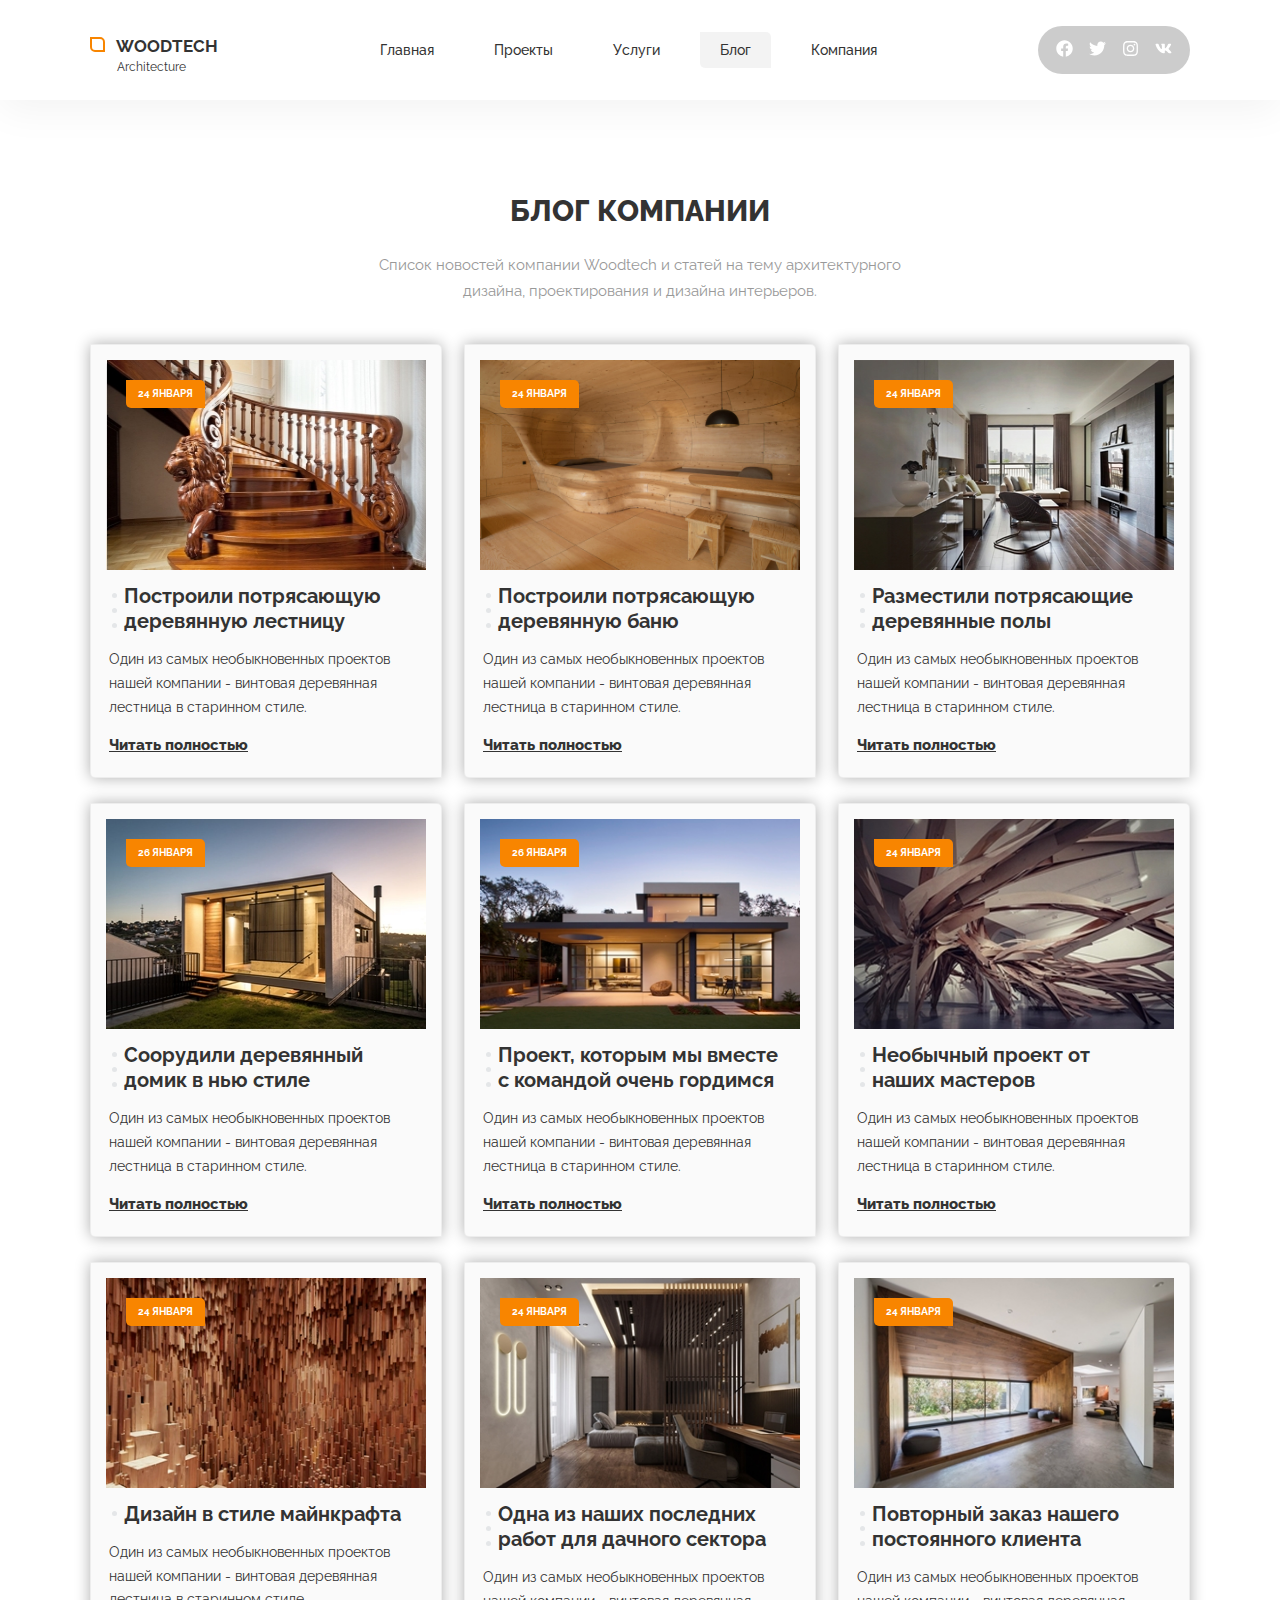
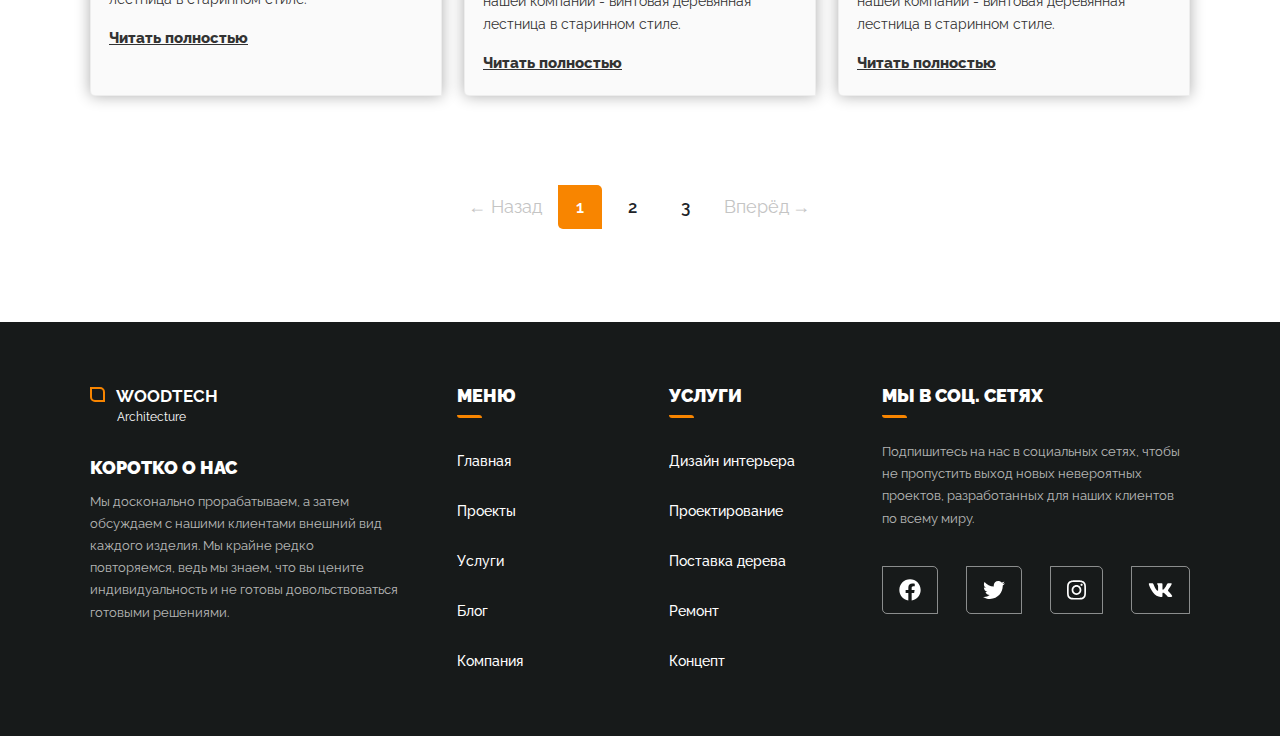
<file: blog.html>
<!DOCTYPE html>
<html lang="ru">

<head>
    <meta charset="UTF-8">
    <meta http-equiv="X-UA-Compatible" content="IE=edge">
    <meta name="viewport" content="width=device-width, initial-scale=1.0">
    <link rel="stylesheet" href="assets/css/swiper-bundle.min.css">
    <link rel="stylesheet" href="assets/css/normalize.css">
    <link rel="stylesheet" href="assets/css/style.css">
    <link rel="stylesheet" href="assets/css/media.css">
    <title>Наши Услуги</title>
</head>

<body>
    <div class="wrapper">
        <header class="header">
            <div class="container">
                <div class="header-content">
                    <a href="index.html" class="logo">
                        <i></i>
                        <span class="brand">
                            Woodtech
                        </span>
                        <span class="sign">
                            Architecture
                        </span>
                    </a>
                    <nav class="main-nav">
                        <ul class="menu">
                            <li class="menu-item">
                                <a href="index.html" class="menu-link">Главная</a>
                            </li>
                            <li class="menu-item">
                                <a href="projects.html" class="menu-link">Проекты</a>
                            </li>
                            <li class="menu-item">
                                <a href="services.html" class="menu-link">Услуги</a>
                            </li>
                            <li class="menu-item">
                                <a href="blog.html" class="menu-link active">Блог</a>
                            </li>
                            <li class="menu-item">
                                <a href="about.html" class="menu-link">Компания</a>
                            </li>
                        </ul>
                        <div class="burger-menu">
                            <div class="line line1"></div>
                            <div class="line line2"></div>
                            <div class="line line3"></div>
                        </div>
                    </nav>
                    <ul class="social">
                        <li class="social-item">
                            <a href="#" class="social-link"><img src="assets/img/socials/facebook.svg"
                                    alt="facebook"></a>
                        </li>
                        <li class="social-item">
                            <a href="#" class="social-link"><img src="assets/img/socials/twitter.svg" alt="twitter">
                            </a>
                        </li>
                        <li class="social-item">
                            <a href="#" class="social-link"><img src="assets/img/socials/instagram.svg" alt="instagram">
                            </a>
                        </li>
                        <li class="social-item">
                            <a href="#" class="social-link"><img src="assets/img/socials/vk.svg" alt="vk">
                            </a>
                        </li>
                    </ul>
                </div>
            </div>
        </header>

        <section class="our-services">
            <div class="container">
                <h2 class="page-title">Блог компании</h2>
                <p class="page-desc">Список новостей компании Woodtech и статей на тему архитектурного дизайна,
                    проектирования и дизайна интерьеров.</p>
                <div class="blog-items">
                    <a href="#" class="blog-item">
                        <header class="blog-item__header">
                            <img src="assets/img/blog-item-1.jpg" alt="item" class="blog-item__img">
                            <span class="post-date">24 января</span>
                        </header>
                        <footer class="blog-item__footer">
                            <h3 class="item-title">Построили потрясающую деревянную лестницу</h3>
                            <p class="blog-item__excerpt">
                                Один из самых необыкновенных проектов нашей компании - винтовая деревянная
                                лестница
                                в старинном стиле.
                            </p>
                            <span class="blog-item__read-more">Читать полностью</span>
                        </footer>
                    </a>
                    <a href="#" class="blog-item">
                        <header class="blog-item__header">
                            <img src="assets/img/blog-item-2.jpg" alt="item" class="blog-item__img">
                            <span class="post-date">24 января</span>
                        </header>
                        <footer class="blog-item__footer">
                            <h3 class="item-title">Построили потрясающую деревянную баню</h3>
                            <p class="blog-item__excerpt">
                                Один из самых необыкновенных проектов нашей компании - винтовая деревянная
                                лестница
                                в старинном стиле.
                            </p>
                            <span class="blog-item__read-more">Читать полностью</span>
                        </footer>
                    </a>
                    <a href="#" class="blog-item">
                        <header class="blog-item__header">
                            <img src="assets/img/blog-item-3.jpg" alt="item" class="blog-item__img">
                            <span class="post-date">24 января</span>
                        </header>
                        <footer class="blog-item__footer">
                            <h3 class="item-title">Разместили потрясающие деревянные полы</h3>
                            <p class="blog-item__excerpt">
                                Один из самых необыкновенных проектов нашей компании - винтовая деревянная
                                лестница
                                в старинном стиле.
                            </p>
                            <span class="blog-item__read-more">Читать полностью</span>
                        </footer>
                    </a>
                    <a href="#" class="blog-item">
                        <header class="blog-item__header">
                            <img src="assets/img/blog-item-4.jpg" alt="item" class="blog-item__img">
                            <span class="post-date">26 января</span>
                        </header>
                        <footer class="blog-item__footer">
                            <h3 class="item-title">Соорудили деревянный домик в нью стиле</h3>
                            <p class="blog-item__excerpt">
                                Один из самых необыкновенных проектов нашей компании - винтовая деревянная
                                лестница
                                в старинном стиле.
                            </p>
                            <span class="blog-item__read-more">Читать полностью</span>
                        </footer>
                    </a>
                    <a href="#" class="blog-item">
                        <header class="blog-item__header">
                            <img src="assets/img/blog-item-5.jpg" alt="item" class="blog-item__img">
                            <span class="post-date">26 января</span>
                        </header>
                        <footer class="blog-item__footer">
                            <h3 class="item-title">Проект, которым мы вместе с командой очень гордимся</h3>
                            <p class="blog-item__excerpt">
                                Один из самых необыкновенных проектов нашей компании - винтовая деревянная
                                лестница
                                в старинном стиле.
                            </p>
                            <span class="blog-item__read-more">Читать полностью</span>
                        </footer>
                    </a>
                    <a href="#" class="blog-item">
                        <header class="blog-item__header">
                            <img src="assets/img/blog-item-6.jpg" alt="item" class="blog-item__img">
                            <span class="post-date">24 января</span>
                        </header>
                        <footer class="blog-item__footer">
                            <h3 class="item-title">Необычный проект от наших мастеров</h3>
                            <p class="blog-item__excerpt">
                                Один из самых необыкновенных проектов нашей компании - винтовая деревянная
                                лестница
                                в старинном стиле.
                            </p>
                            <span class="blog-item__read-more">Читать полностью</span>
                        </footer>
                    </a>
                    <a href="#" class="blog-item">
                        <header class="blog-item__header">
                            <img src="assets/img/blog-item-7.jpg" alt="item" class="blog-item__img">
                            <span class="post-date">24 января</span>
                        </header>
                        <footer class="blog-item__footer">
                            <h3 class="item-title">Дизайн в стиле майнкрафта</h3>
                            <p class="blog-item__excerpt">
                                Один из самых необыкновенных проектов нашей компании - винтовая деревянная
                                лестница
                                в старинном стиле.
                            </p>
                            <span class="blog-item__read-more">Читать полностью</span>
                        </footer>
                    </a>
                    <a href="#" class="blog-item">
                        <header class="blog-item__header">
                            <img src="assets/img/blog-item-8.jpg" alt="item" class="blog-item__img">
                            <span class="post-date">24 января</span>
                        </header>
                        <footer class="blog-item__footer">
                            <h3 class="item-title">Одна из наших последних работ для дачного сектора</h3>
                            <p class="blog-item__excerpt">
                                Один из самых необыкновенных проектов нашей компании - винтовая деревянная
                                лестница
                                в старинном стиле.
                            </p>
                            <span class="blog-item__read-more">Читать полностью</span>
                        </footer>
                    </a>
                    <a href="#" class="blog-item">
                        <header class="blog-item__header">
                            <img src="assets/img/blog-item-9.jpg" alt="item" class="blog-item__img">
                            <span class="post-date">24 января</span>
                        </header>
                        <footer class="blog-item__footer">
                            <h3 class="item-title">Повторный заказ нашего постоянного клиента</h3>
                            <p class="blog-item__excerpt">
                                Один из самых необыкновенных проектов нашей компании - винтовая деревянная
                                лестница
                                в старинном стиле.
                            </p>
                            <span class="blog-item__read-more">Читать полностью</span>
                        </footer>
                    </a>
                    <div class="pagination">
                        <!-- wp navifation -->
                        <nav class="navigation pagination" role="navigation">
                            <div class="nav-links">
                                <a class="prev" href="#">Назад</a>
                                <span class="page-numbers current">1</span>
                                <a class="page-numbers" href="#">2</a>
                                <!-- <span class="page-numbers dots">…</span> -->
                                <a class="page-numbers" href="#">3</a>
                                <a class="next" href="#">Вперёд</a>
                            </div>
                        </nav>
                    </div>
                </div>
            </div>
        </section>

        <footer class="footer">
            <div class="container">
                <div class="footer-content">
                    <div class="footer-about">
                        <a href="index.html" class="logo">
                            <i></i>
                            <span class="brand">
                                Woodtech
                            </span>
                            <span class="sign">
                                Architecture
                            </span>
                        </a>
                        <div class="footer-about__title">Коротко о нас</div>
                        <p class="footer-text">
                            Мы досконально прорабатываем, а затем обсуждаем с нашими клиентами внешний вид каждого
                            изделия.
                            Мы крайне редко
                            повторяемся, ведь мы знаем, что вы цените индивидуальность и не готовы довольствоваться
                            готовыми
                            решениями.
                        </p>
                    </div>
                    <div class="footer-menu__block">
                        <h3 class="footer-title">Меню</h3>
                        <ul class="footer-menu">
                            <li class="footer-menu__item">
                                <a href="#" class="footer-menu__link">Главная</a>
                            </li>
                            <li class="footer-menu__item">
                                <a href="#" class="footer-menu__link">Проекты</a>
                            </li>
                            <li class="footer-menu__item">
                                <a href="#" class="footer-menu__link">Услуги</a>
                            </li>
                            <li class="footer-menu__item">
                                <a href="#" class="footer-menu__link">Блог</a>
                            </li>
                            <li class="footer-menu__item">
                                <a href="#" class="footer-menu__link">Компания</a>
                            </li>
                        </ul>
                    </div>
                    <div class="footer-services">
                        <h3 class="footer-title">Услуги</h3>
                        <ul class="footer-menu">
                            <li class="footer-menu__item">
                                <a href="#" class="footer-menu__link">Дизайн интерьера</a>
                            </li>
                            <li class="footer-menu__item">
                                <a href="#" class="footer-menu__link">Проектирование</a>
                            </li>
                            <li class="footer-menu__item">
                                <a href="#" class="footer-menu__link">Поставка дерева</a>
                            </li>
                            <li class="footer-menu__item">
                                <a href="#" class="footer-menu__link">Ремонт</a>
                            </li>
                            <li class="footer-menu__item">
                                <a href="#" class="footer-menu__link">Концепт</a>
                            </li>
                        </ul>
                    </div>
                    <div class="footer-social">
                        <h3 class="footer-title">Мы в соц. сетях</h3>
                        <p class="footer-text">
                            Подпишитесь на нас в социальных сетях, чтобы не пропустить выход новых невероятных проектов,
                            разработанных для
                            наших
                            клиентов по всему миру.
                        </p>
                        <ul class="footer-social__list">
                            <li class="footer-social__item">
                                <a href="#" class="footer-social__link">
                                    <img src="assets/img/socials/facebook.svg" alt="facebook">
                                </a>
                            </li>
                            <li class="footer-social__item">
                                <a href="#" class="footer-social__link">
                                    <img src="assets/img/socials/twitter.svg" alt="twitter">
                                </a>
                            </li>
                            <li class="footer-social__item">
                                <a href="#" class="footer-social__link">
                                    <img src="assets/img/socials/instagram.svg" alt="instagram">
                                </a>
                            </li>
                            <li class="footer-social__item">
                                <a href="#" class="footer-social__link">
                                    <img src="assets/img/socials/vk.svg" alt="vk">
                                </a>
                            </li>
                        </ul>
                    </div>
                </div>
            </div>
        </footer>
    </div>




    <script src="assets/js/swiper-bundle.min.js"></script>


    <script src="assets/js/script.js"></script>
</body>

</html>
</file>
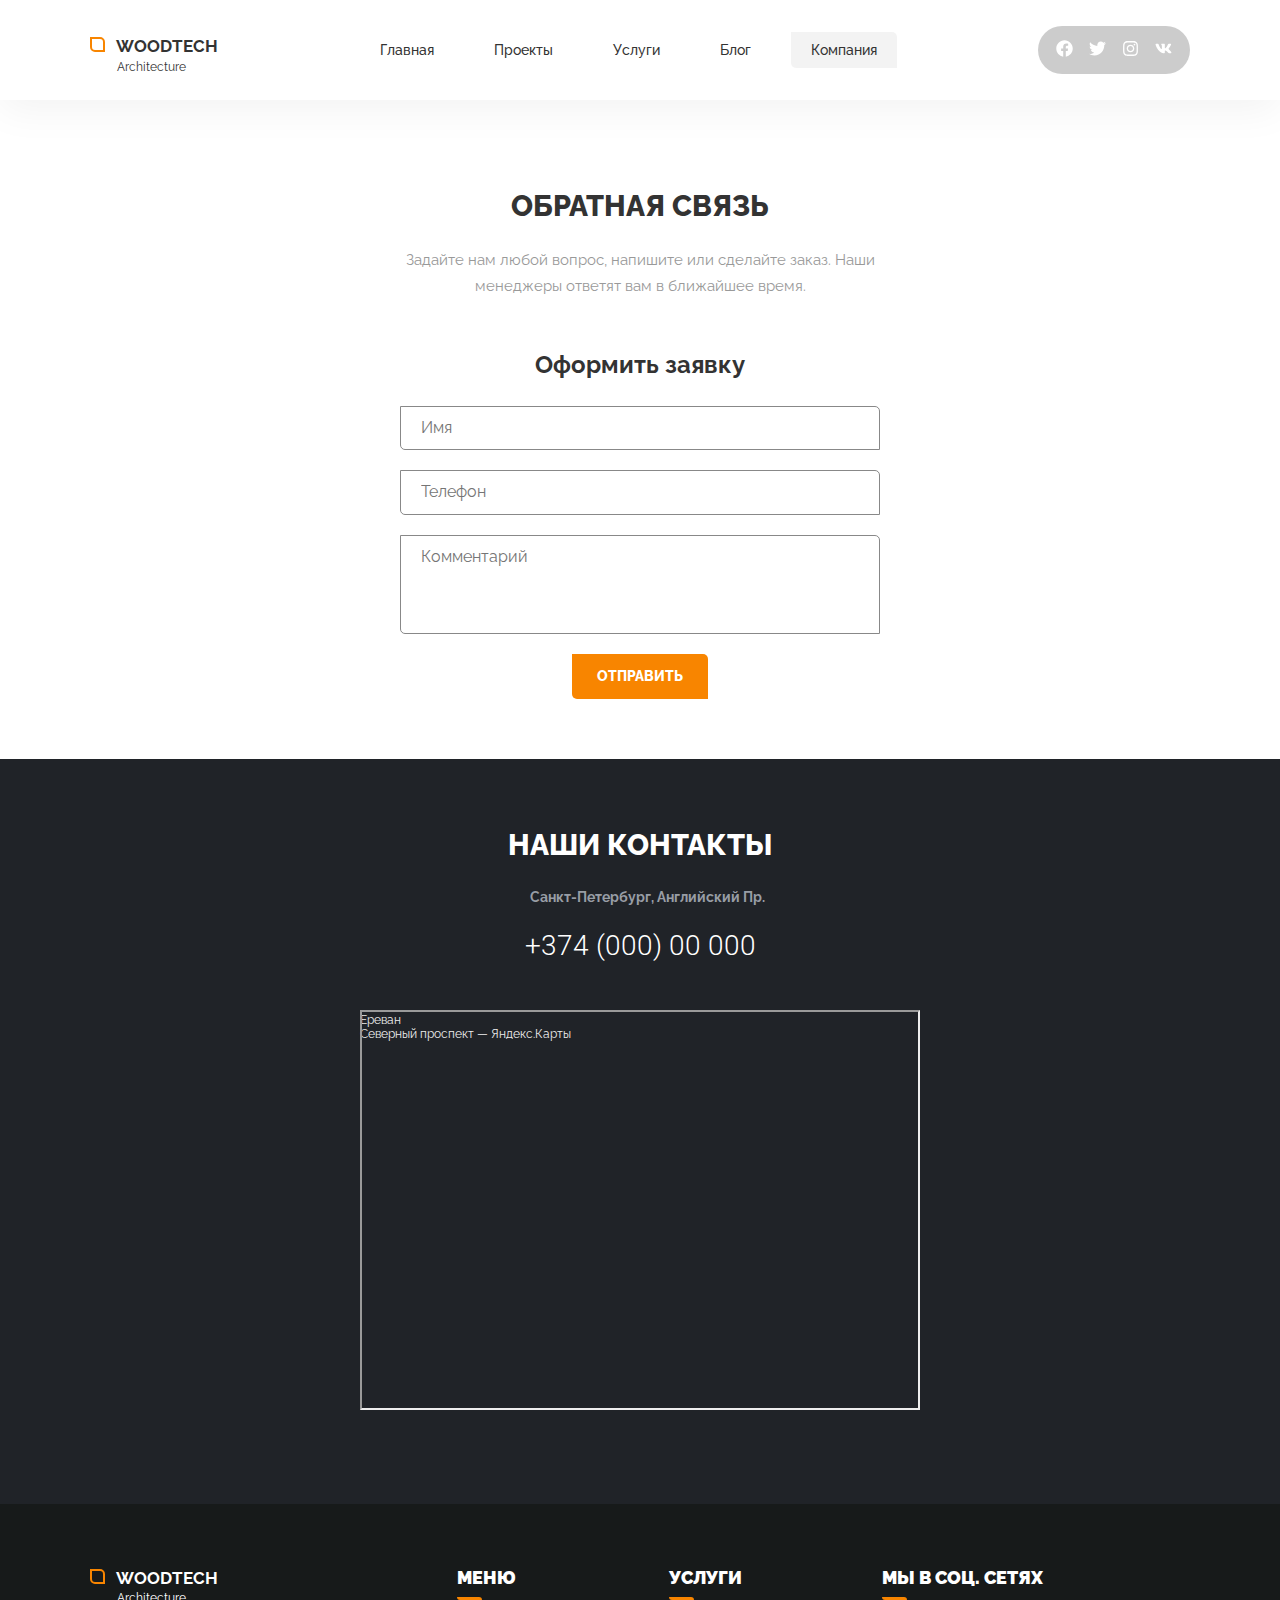
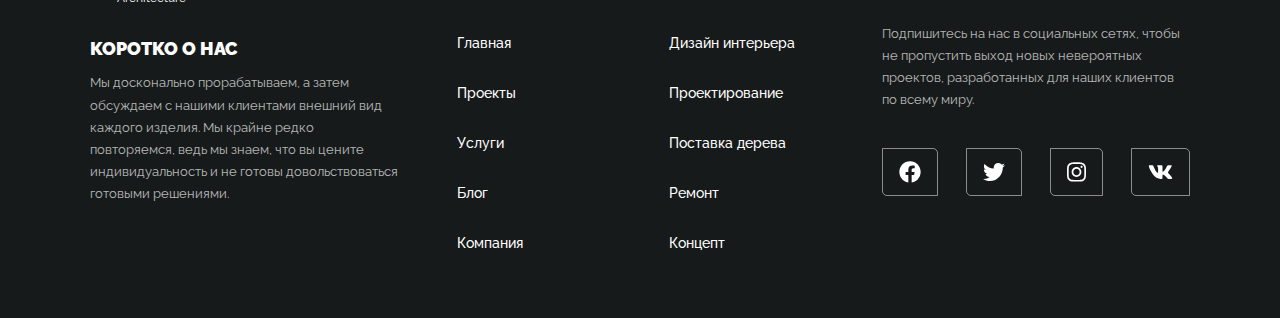
<file: contacts.html>
<!DOCTYPE html>
<html lang="ru">

<head>
    <meta charset="UTF-8">
    <meta http-equiv="X-UA-Compatible" content="IE=edge">
    <meta name="viewport" content="width=device-width, initial-scale=1.0">
    <link rel="stylesheet" href="assets/css/swiper-bundle.min.css">
    <link rel="stylesheet" href="assets/css/normalize.css">
    <link rel="stylesheet" href="assets/css/style.css">
    <link rel="stylesheet" href="assets/css/media.css">
    <title>Наши Услуги</title>
</head>

<body>
    <div class="wrapper">
        <header class="header">
            <div class="container">
                <div class="header-content">
                    <a href="index.html" class="logo">
                        <i></i>
                        <span class="brand">
                            Woodtech
                        </span>
                        <span class="sign">
                            Architecture
                        </span>
                    </a>
                    <nav class="main-nav">
                        <ul class="menu">
                            <li class="menu-item">
                                <a href="index.html" class="menu-link">Главная</a>
                            </li>
                            <li class="menu-item">
                                <a href="projects.html" class="menu-link">Проекты</a>
                            </li>
                            <li class="menu-item">
                                <a href="services.html" class="menu-link">Услуги</a>
                            </li>
                            <li class="menu-item">
                                <a href="blog.html" class="menu-link">Блог</a>
                            </li>
                            <li class="menu-item">
                                <a href="about.html" class="menu-link active">Компания</a>
                            </li>
                        </ul>
                        <div class="burger-menu">
                            <div class="line line1"></div>
                            <div class="line line2"></div>
                            <div class="line line3"></div>
                        </div>
                    </nav>
                    <ul class="social">
                        <li class="social-item">
                            <a href="#" class="social-link"><img src="assets/img/socials/facebook.svg"
                                    alt="facebook"></a>
                        </li>
                        <li class="social-item">
                            <a href="#" class="social-link"><img src="assets/img/socials/twitter.svg" alt="twitter">
                            </a>
                        </li>
                        <li class="social-item">
                            <a href="#" class="social-link"><img src="assets/img/socials/instagram.svg" alt="instagram">
                            </a>
                        </li>
                        <li class="social-item">
                            <a href="#" class="social-link"><img src="assets/img/socials/vk.svg" alt="vk">
                            </a>
                        </li>
                    </ul>
                </div>
            </div>
        </header>

        <section class="contacts">
            <div class="container">
                <h2 class="page-title">Обратная связь</h2>
                <p class="page-desc">Задайте нам любой вопрос, напишите или сделайте заказ.
                    Наши менеджеры ответят вам в ближайшее время.</p>
                <div class="contacts-form-section">
                    <form class="popup-form">
                        <h2 class="popup-form__title">Оформить заявку</h2>
                        <input type="text" class="popup-form__input" name="name" placeholder="Имя">
                        <input type="tel" class="popup-form__input" name="tel" placeholder="Телефон">
                        <input type="hidden" name="target">
                        <textarea class="popup-form__textarea" id="textarea" rows="4" name="textarea"
                            placeholder="Комментарий"></textarea>
                        <button type="submit" class="popup-form__submit btn">Отправить</button>
                    </form>
                </div>
            </div>
            <div class="contacts-map-section">
                <div class="container">
                    <h2 class="page-title">Наши контакты</h2>
                    <span class="item-address">Санкт-Петербург, Английский Пр.</span>
                    <a href="tel:374000000" class="tel">+374 (000) 00 000</a>
                    <div class="map-block">
                        <div style="position:relative;overflow:hidden;"><a
                                href="https://yandex.ru/maps/10262/yerevan/?utm_medium=mapframe&utm_source=maps"
                                style="color:#eee;font-size:12px;position:absolute;top:0px;">Ереван</a><a
                                href="https://yandex.ru/maps/10262/yerevan/geo/1513618424/?ll=44.514676%2C40.182114&utm_medium=mapframe&utm_source=maps&z=17.18"
                                style="color:#eee;font-size:12px;position:absolute;top:14px;">Северный проспект —
                                Яндекс.Карты</a><iframe src="https://yandex.ru/map-widget/v1/-/CCU5Q6Sw0B" width="560"
                                height="400" frameborder="1" allowfullscreen="true" style="position:relative;"></iframe>
                        </div>
                    </div>
                </div>
            </div>
        </section>

        <footer class="footer">
            <div class="container">
                <div class="footer-content">
                    <div class="footer-about">
                        <a href="index.html" class="logo">
                            <i></i>
                            <span class="brand">
                                Woodtech
                            </span>
                            <span class="sign">
                                Architecture
                            </span>
                        </a>
                        <div class="footer-about__title">Коротко о нас</div>
                        <p class="footer-text">
                            Мы досконально прорабатываем, а затем обсуждаем с нашими клиентами внешний вид каждого
                            изделия.
                            Мы крайне редко
                            повторяемся, ведь мы знаем, что вы цените индивидуальность и не готовы довольствоваться
                            готовыми
                            решениями.
                        </p>
                    </div>
                    <div class="footer-menu__block">
                        <h3 class="footer-title">Меню</h3>
                        <ul class="footer-menu">
                            <li class="footer-menu__item">
                                <a href="#" class="footer-menu__link">Главная</a>
                            </li>
                            <li class="footer-menu__item">
                                <a href="#" class="footer-menu__link">Проекты</a>
                            </li>
                            <li class="footer-menu__item">
                                <a href="#" class="footer-menu__link">Услуги</a>
                            </li>
                            <li class="footer-menu__item">
                                <a href="#" class="footer-menu__link">Блог</a>
                            </li>
                            <li class="footer-menu__item">
                                <a href="#" class="footer-menu__link">Компания</a>
                            </li>
                        </ul>
                    </div>
                    <div class="footer-services">
                        <h3 class="footer-title">Услуги</h3>
                        <ul class="footer-menu">
                            <li class="footer-menu__item">
                                <a href="#" class="footer-menu__link">Дизайн интерьера</a>
                            </li>
                            <li class="footer-menu__item">
                                <a href="#" class="footer-menu__link">Проектирование</a>
                            </li>
                            <li class="footer-menu__item">
                                <a href="#" class="footer-menu__link">Поставка дерева</a>
                            </li>
                            <li class="footer-menu__item">
                                <a href="#" class="footer-menu__link">Ремонт</a>
                            </li>
                            <li class="footer-menu__item">
                                <a href="#" class="footer-menu__link">Концепт</a>
                            </li>
                        </ul>
                    </div>
                    <div class="footer-social">
                        <h3 class="footer-title">Мы в соц. сетях</h3>
                        <p class="footer-text">
                            Подпишитесь на нас в социальных сетях, чтобы не пропустить выход новых невероятных проектов,
                            разработанных для
                            наших
                            клиентов по всему миру.
                        </p>
                        <ul class="footer-social__list">
                            <li class="footer-social__item">
                                <a href="#" class="footer-social__link">
                                    <img src="assets/img/socials/facebook.svg" alt="facebook">
                                </a>
                            </li>
                            <li class="footer-social__item">
                                <a href="#" class="footer-social__link">
                                    <img src="assets/img/socials/twitter.svg" alt="twitter">
                                </a>
                            </li>
                            <li class="footer-social__item">
                                <a href="#" class="footer-social__link">
                                    <img src="assets/img/socials/instagram.svg" alt="instagram">
                                </a>
                            </li>
                            <li class="footer-social__item">
                                <a href="#" class="footer-social__link">
                                    <img src="assets/img/socials/vk.svg" alt="vk">
                                </a>
                            </li>
                        </ul>
                    </div>
                </div>
            </div>
        </footer>
    </div>




    <script src="assets/js/swiper-bundle.min.js"></script>


    <script src="assets/js/script.js"></script>
</body>

</html>
</file>
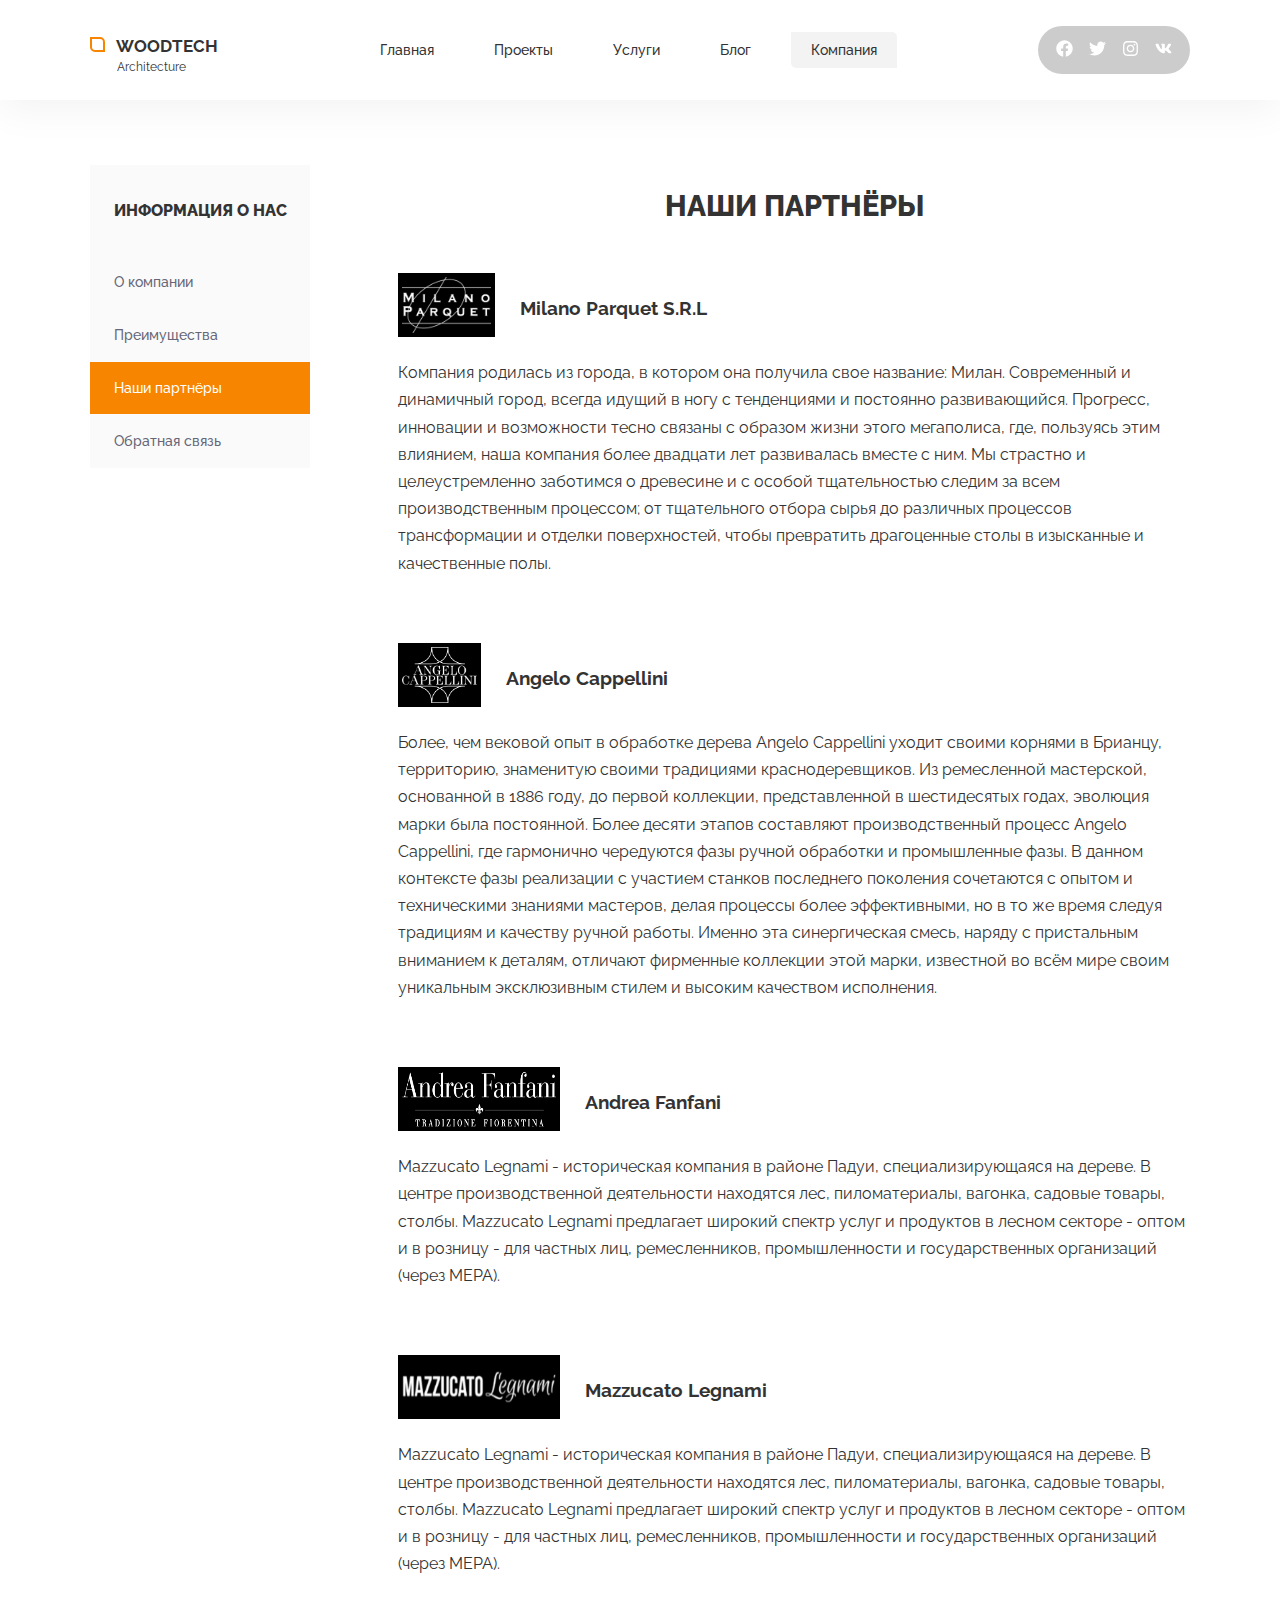
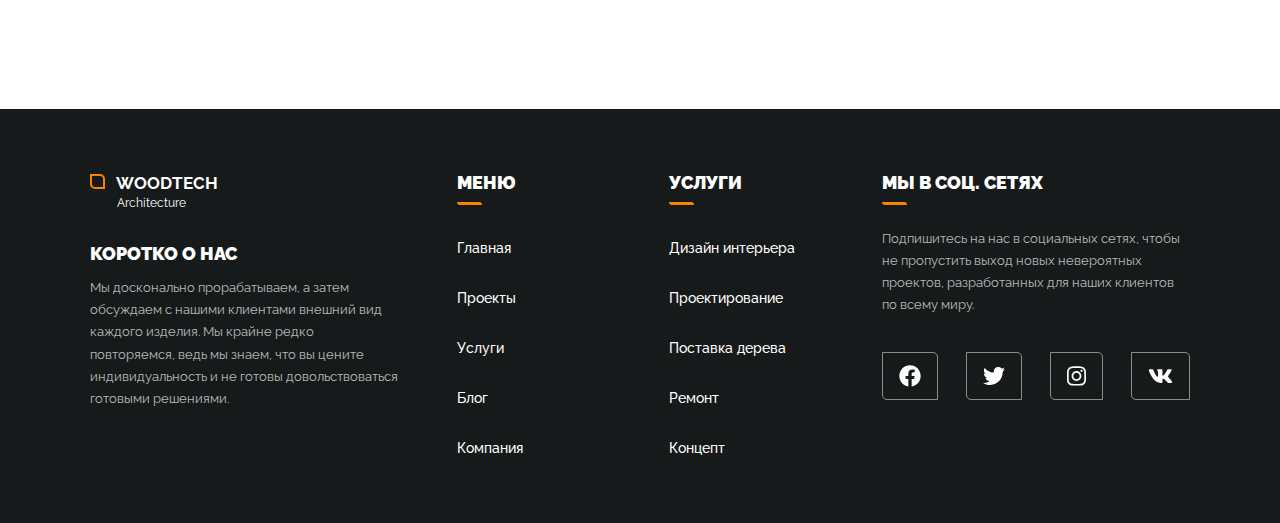
<file: partners.html>
<!DOCTYPE html>
<html lang="ru">

<head>
    <meta charset="UTF-8">
    <meta http-equiv="X-UA-Compatible" content="IE=edge">
    <meta name="viewport" content="width=device-width, initial-scale=1.0">
    <link rel="stylesheet" href="assets/css/swiper-bundle.min.css">
    <link rel="stylesheet" href="assets/css/normalize.css">
    <link rel="stylesheet" href="assets/css/style.css">
    <link rel="stylesheet" href="assets/css/media.css">
    <title>Наши Услуги</title>
</head>

<body>
    <div class="wrapper">
        <header class="header">
            <div class="container">
                <div class="header-content">
                    <a href="index.html" class="logo">
                        <i></i>
                        <span class="brand">
                            Woodtech
                        </span>
                        <span class="sign">
                            Architecture
                        </span>
                    </a>
                    <nav class="main-nav">
                        <ul class="menu">
                            <li class="menu-item">
                                <a href="index.html" class="menu-link">Главная</a>
                            </li>
                            <li class="menu-item">
                                <a href="projects.html" class="menu-link">Проекты</a>
                            </li>
                            <li class="menu-item">
                                <a href="services.html" class="menu-link">Услуги</a>
                            </li>
                            <li class="menu-item">
                                <a href="blog.html" class="menu-link">Блог</a>
                            </li>
                            <li class="menu-item">
                                <a href="about.html" class="menu-link active">Компания</a>
                            </li>
                        </ul>
                        <div class="burger-menu">
                            <div class="line line1"></div>
                            <div class="line line2"></div>
                            <div class="line line3"></div>
                        </div>
                    </nav>
                    <ul class="social">
                        <li class="social-item">
                            <a href="#" class="social-link"><img src="assets/img/socials/facebook.svg"
                                    alt="facebook"></a>
                        </li>
                        <li class="social-item">
                            <a href="#" class="social-link"><img src="assets/img/socials/twitter.svg" alt="twitter">
                            </a>
                        </li>
                        <li class="social-item">
                            <a href="#" class="social-link"><img src="assets/img/socials/instagram.svg" alt="instagram">
                            </a>
                        </li>
                        <li class="social-item">
                            <a href="#" class="social-link"><img src="assets/img/socials/vk.svg" alt="vk">
                            </a>
                        </li>
                    </ul>
                </div>
            </div>
        </header>

        <div class="about">
            <div class="container">
                <div class="about-block">
                    <aside class="about-nav">
                        <nav class="info-nav">
                            <h3 class="info-nav__title">Информация о нас</h3>
                            <a href="about.html" class="info-nav__link">О компании</a>
                            <a href="advantages.html" class="info-nav__link">Преимущества</a>
                            <a href="partners.html" class="info-nav__link info-nav__link--active">Наши партнёры</a>
                            <a href="contacts.html" class="info-nav__link">Обратная связь</a>
                        </nav>
                    </aside>
                    <div class="partners-content">
                        <h2 class="page-title">Наши партнёры</h2>
                        <div class="partner-item">
                            <img src="assets/img/partners/milano.png" alt="partner" class="partners-img">
                            <h3 class="partner-title">Milano Parquet S.R.L</h3>
                            <p class="partner-desc">Компания родилась из города, в котором она получила свое название:
                                Милан. Современный и динамичный город, всегда идущий
                                в ногу с тенденциями и постоянно развивающийся. Прогресс, инновации и возможности тесно
                                связаны с образом жизни этого
                                мегаполиса, где, пользуясь этим влиянием, наша компания более двадцати лет развивалась
                                вместе с ним. Мы страстно и
                                целеустремленно заботимся о древесине и с особой тщательностью следим за всем
                                производственным процессом; от тщательного
                                отбора сырья до различных процессов трансформации и отделки поверхностей, чтобы
                                превратить драгоценные столы в
                                изысканные и качественные полы.</p>
                        </div>
                        <div class="partner-item">
                            <img src="assets/img/partners/cappelini.png" alt="partner" class="partners-img">
                            <h3 class="partner-title">Angelo Cappellini</h3>
                            <p class="partner-desc">Более, чем вековой опыт в обработке дерева Angelo Cappellini уходит
                                своими корнями в Брианцу, территорию, знаменитую
                                своими традициями краснодеревщиков. Из ремесленной мастерской, основанной в 1886 году,
                                до первой коллекции,
                                представленной в шестидесятых годах, эволюция марки была постоянной.
                                Более десяти этапов составляют производственный процесс Angelo Cappellini, где
                                гармонично чередуются фазы ручной
                                обработки и промышленные фазы. В данном контексте фазы реализации с участием станков
                                последнего поколения сочетаются с
                                опытом и техническими знаниями мастеров, делая процессы более эффективными, но в то же
                                время следуя традициям и качеству
                                ручной работы. Именно эта синергическая смесь, наряду с пристальным вниманием к деталям,
                                отличают фирменные коллекции
                                этой марки, известной во всём мире своим уникальным эксклюзивным стилем и высоким
                                качеством исполнения.
                            </p>
                        </div>
                        <div class="partner-item">
                            <img src="assets/img/partners/fanfani.png" alt="partner" class="partners-img">
                            <h3 class="partner-title">Andrea Fanfani</h3>
                            <p class="partner-desc">Mazzucato Legnami - историческая компания в районе Падуи,
                                специализирующаяся на дереве. В центре производственной
                                деятельности находятся лес, пиломатериалы, вагонка, садовые товары, столбы. Mazzucato
                                Legnami предлагает широкий спектр
                                услуг и продуктов в лесном секторе - оптом и в розницу - для частных лиц, ремесленников,
                                промышленности и
                                государственных организаций (через MEPA).
                            </p>
                        </div>
                        <div class="partner-item">
                            <img src="assets/img/partners/mazzucato.png" alt="partner" class="partners-img">
                            <h3 class="partner-title">Mazzucato Legnami</h3>
                            <p class="partner-desc">Mazzucato Legnami - историческая компания в районе Падуи,
                                специализирующаяся на дереве. В центре производственной
                                деятельности находятся лес, пиломатериалы, вагонка, садовые товары, столбы. Mazzucato
                                Legnami предлагает широкий спектр
                                услуг и продуктов в лесном секторе - оптом и в розницу - для частных лиц, ремесленников,
                                промышленности и
                                государственных организаций (через MEPA).
                            </p>
                        </div>
                    </div>
                </div>
            </div>
        </div>

        <footer class="footer">
            <div class="container">
                <div class="footer-content">
                    <div class="footer-about">
                        <a href="index.html" class="logo">
                            <i></i>
                            <span class="brand">
                                Woodtech
                            </span>
                            <span class="sign">
                                Architecture
                            </span>
                        </a>
                        <div class="footer-about__title">Коротко о нас</div>
                        <p class="footer-text">
                            Мы досконально прорабатываем, а затем обсуждаем с нашими клиентами внешний вид каждого
                            изделия.
                            Мы крайне редко
                            повторяемся, ведь мы знаем, что вы цените индивидуальность и не готовы довольствоваться
                            готовыми
                            решениями.
                        </p>
                    </div>
                    <div class="footer-menu__block">
                        <h3 class="footer-title">Меню</h3>
                        <ul class="footer-menu">
                            <li class="footer-menu__item">
                                <a href="#" class="footer-menu__link">Главная</a>
                            </li>
                            <li class="footer-menu__item">
                                <a href="#" class="footer-menu__link">Проекты</a>
                            </li>
                            <li class="footer-menu__item">
                                <a href="#" class="footer-menu__link">Услуги</a>
                            </li>
                            <li class="footer-menu__item">
                                <a href="#" class="footer-menu__link">Блог</a>
                            </li>
                            <li class="footer-menu__item">
                                <a href="#" class="footer-menu__link">Компания</a>
                            </li>
                        </ul>
                    </div>
                    <div class="footer-services">
                        <h3 class="footer-title">Услуги</h3>
                        <ul class="footer-menu">
                            <li class="footer-menu__item">
                                <a href="#" class="footer-menu__link">Дизайн интерьера</a>
                            </li>
                            <li class="footer-menu__item">
                                <a href="#" class="footer-menu__link">Проектирование</a>
                            </li>
                            <li class="footer-menu__item">
                                <a href="#" class="footer-menu__link">Поставка дерева</a>
                            </li>
                            <li class="footer-menu__item">
                                <a href="#" class="footer-menu__link">Ремонт</a>
                            </li>
                            <li class="footer-menu__item">
                                <a href="#" class="footer-menu__link">Концепт</a>
                            </li>
                        </ul>
                    </div>
                    <div class="footer-social">
                        <h3 class="footer-title">Мы в соц. сетях</h3>
                        <p class="footer-text">
                            Подпишитесь на нас в социальных сетях, чтобы не пропустить выход новых невероятных проектов,
                            разработанных для
                            наших
                            клиентов по всему миру.
                        </p>
                        <ul class="footer-social__list">
                            <li class="footer-social__item">
                                <a href="#" class="footer-social__link">
                                    <img src="assets/img/socials/facebook.svg" alt="facebook">
                                </a>
                            </li>
                            <li class="footer-social__item">
                                <a href="#" class="footer-social__link">
                                    <img src="assets/img/socials/twitter.svg" alt="twitter">
                                </a>
                            </li>
                            <li class="footer-social__item">
                                <a href="#" class="footer-social__link">
                                    <img src="assets/img/socials/instagram.svg" alt="instagram">
                                </a>
                            </li>
                            <li class="footer-social__item">
                                <a href="#" class="footer-social__link">
                                    <img src="assets/img/socials/vk.svg" alt="vk">
                                </a>
                            </li>
                        </ul>
                    </div>
                </div>
            </div>
        </footer>
    </div>




    <script src="assets/js/swiper-bundle.min.js"></script>


    <script src="assets/js/script.js"></script>
</body>

</html>
</file>
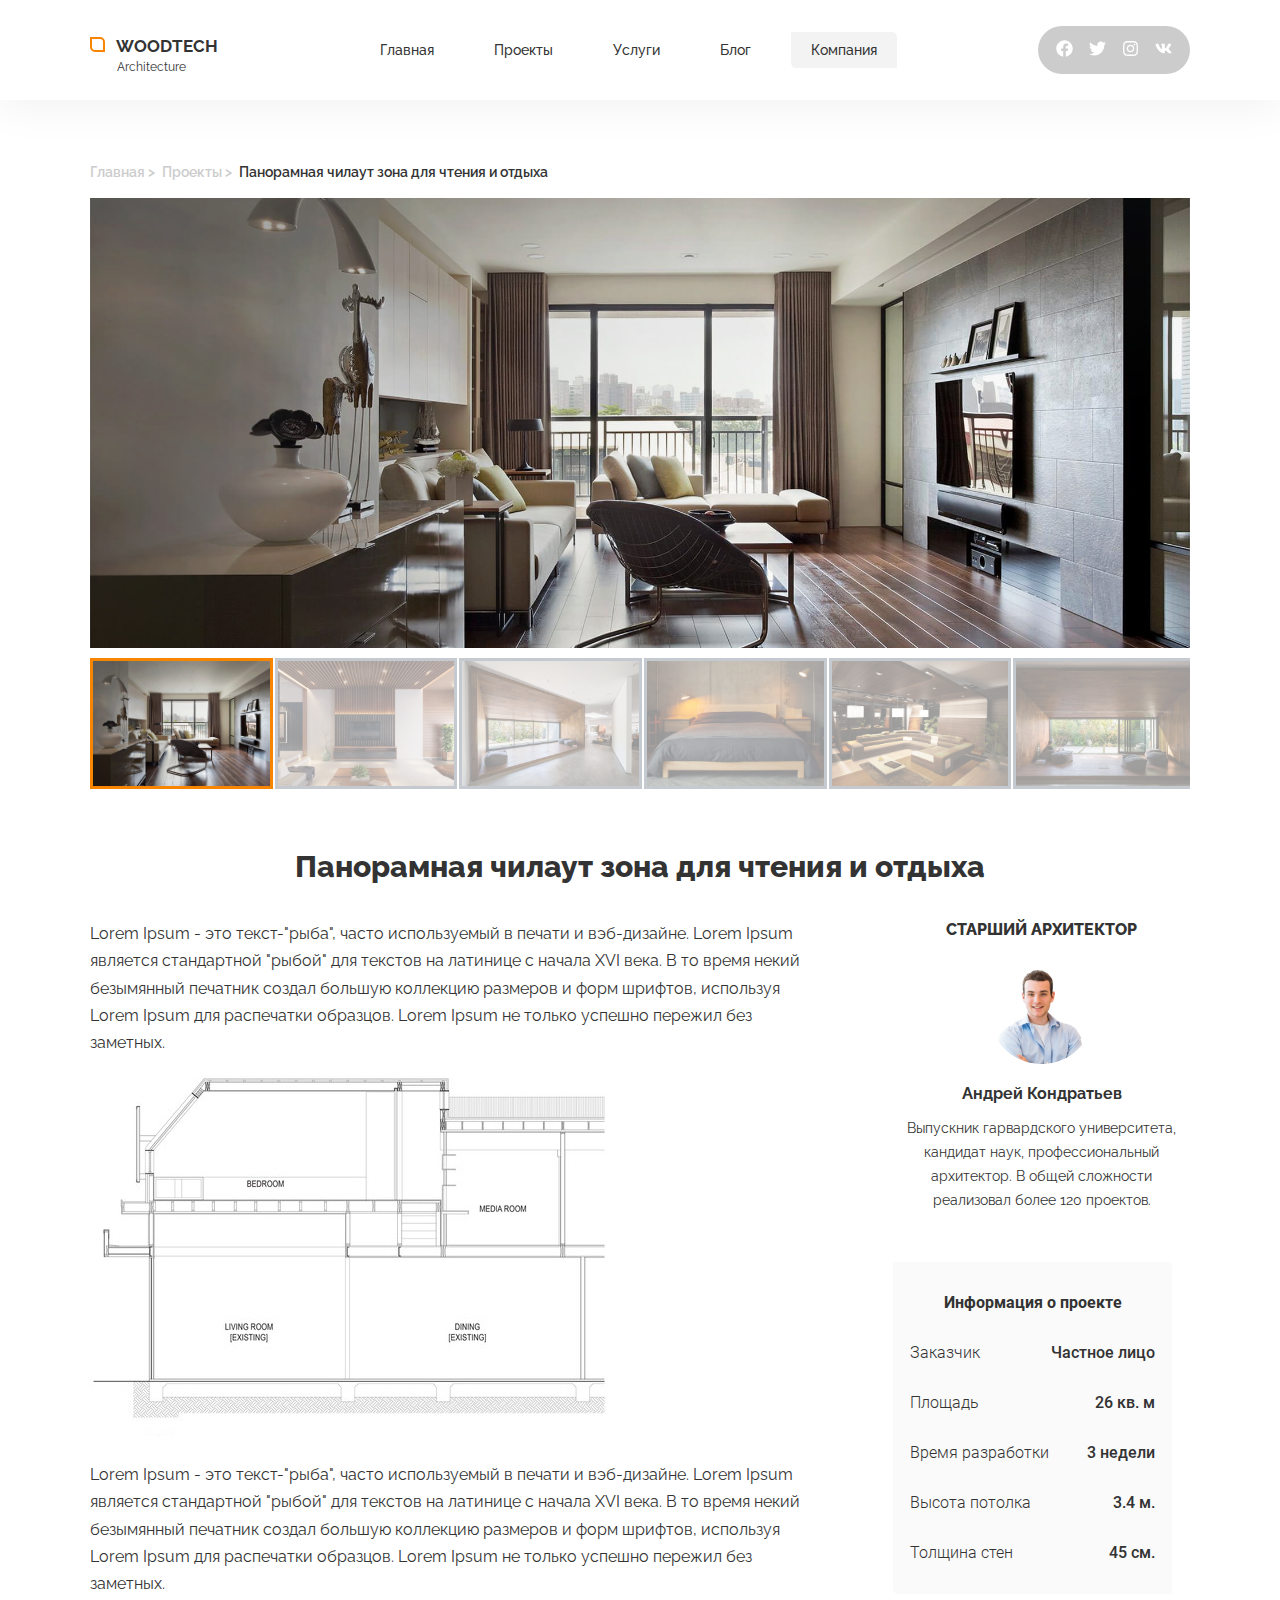
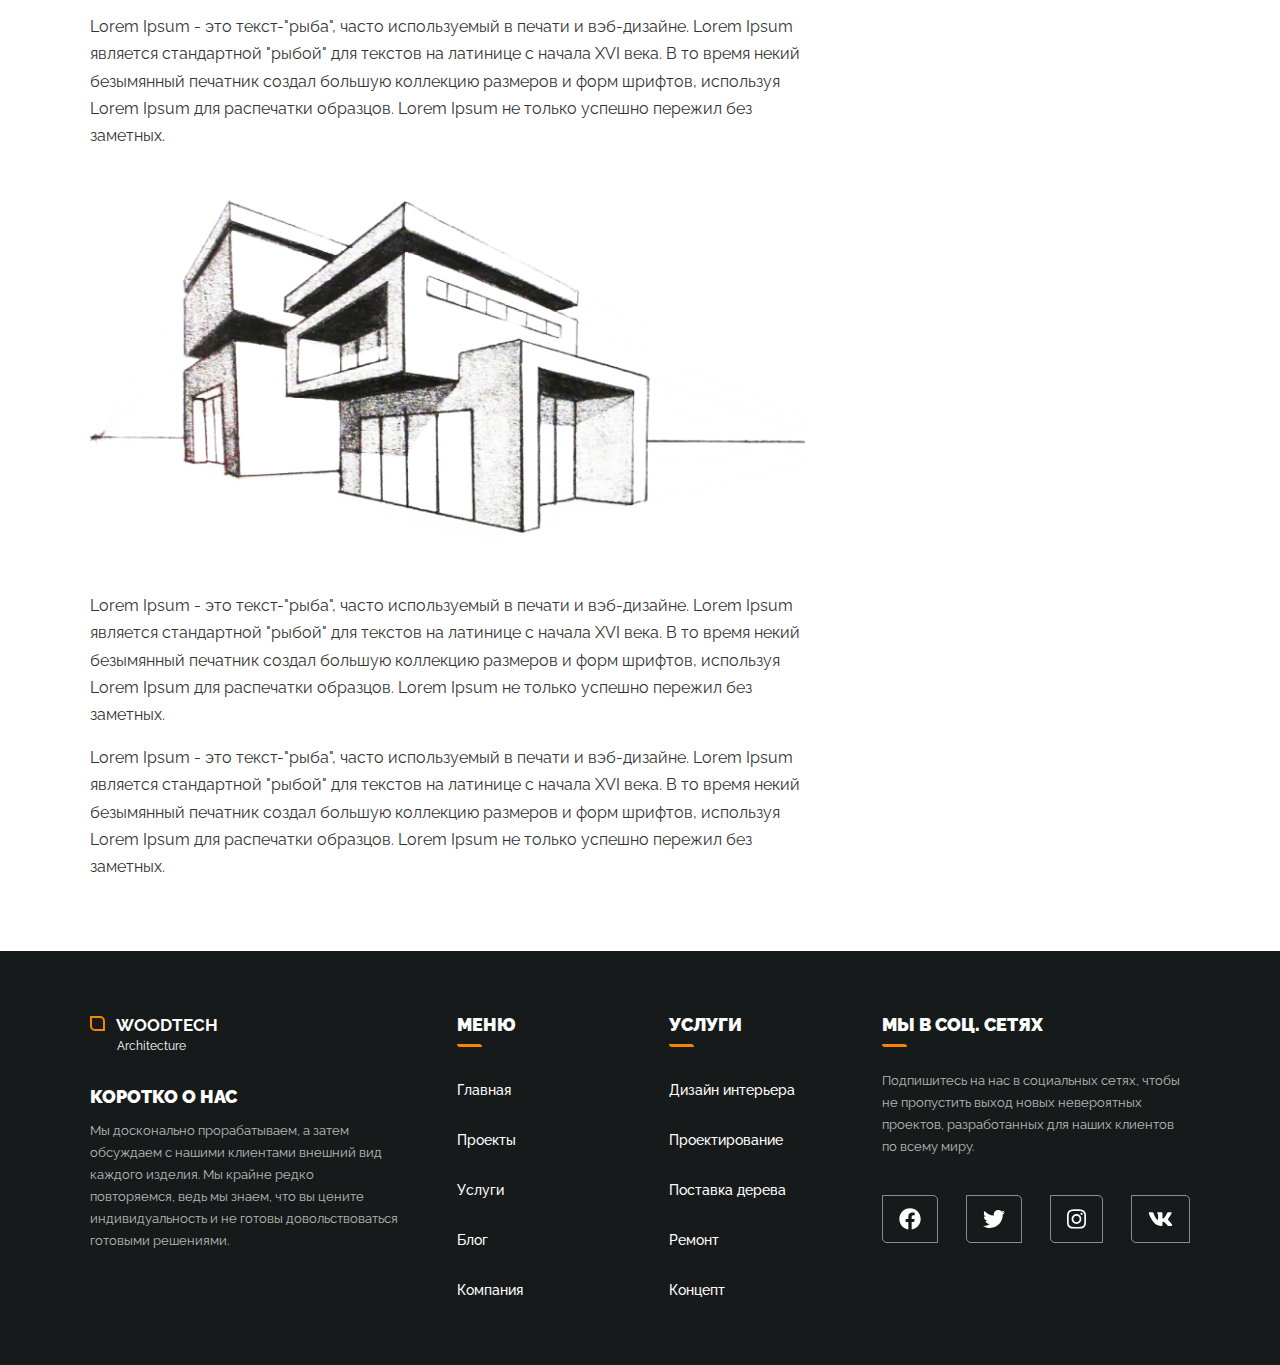
<file: project-single.html>
<!DOCTYPE html>
<html lang="ru">

<head>
    <meta charset="UTF-8">
    <meta http-equiv="X-UA-Compatible" content="IE=edge">
    <meta name="viewport" content="width=device-width, initial-scale=1.0">
    <link rel="stylesheet" href="assets/css/swiper-bundle.min.css">
    <link rel="stylesheet" href="assets/css/normalize.css">
    <link rel="stylesheet" href="assets/css/style.css">
    <link rel="stylesheet" href="assets/css/media.css">
    <title>Наши Услуги</title>
</head>

<body>
    <div class="wrapper">
        <header class="header">
            <div class="container">
                <div class="header-content">
                    <a href="index.html" class="logo">
                        <i></i>
                        <span class="brand">
                            Woodtech
                        </span>
                        <span class="sign">
                            Architecture
                        </span>
                    </a>
                    <nav class="main-nav">
                        <ul class="menu">
                            <li class="menu-item">
                                <a href="index.html" class="menu-link">Главная</a>
                            </li>
                            <li class="menu-item">
                                <a href="projects.html" class="menu-link">Проекты</a>
                            </li>
                            <li class="menu-item">
                                <a href="services.html" class="menu-link">Услуги</a>
                            </li>
                            <li class="menu-item">
                                <a href="blog.html" class="menu-link">Блог</a>
                            </li>
                            <li class="menu-item">
                                <a href="about.html" class="menu-link active">Компания</a>
                            </li>
                        </ul>
                        <div class="burger-menu">
                            <div class="line line1"></div>
                            <div class="line line2"></div>
                            <div class="line line3"></div>
                        </div>
                    </nav>
                    <ul class="social">
                        <li class="social-item">
                            <a href="#" class="social-link"><img src="assets/img/socials/facebook.svg"
                                    alt="facebook"></a>
                        </li>
                        <li class="social-item">
                            <a href="#" class="social-link"><img src="assets/img/socials/twitter.svg" alt="twitter">
                            </a>
                        </li>
                        <li class="social-item">
                            <a href="#" class="social-link"><img src="assets/img/socials/instagram.svg" alt="instagram">
                            </a>
                        </li>
                        <li class="social-item">
                            <a href="#" class="social-link"><img src="assets/img/socials/vk.svg" alt="vk">
                            </a>
                        </li>
                    </ul>
                </div>
            </div>
        </header>

        <div class="content">
            <div class="container">
                <div class="single-block">
                    <ul class="breadcrumbs">
                        <li class="breadcrumbs__item breadcrumbs__item_home">
                            <a href="index.html" class="breadcrumbs__link">Главная ></a>
                        </li>
                        <li class="breadcrumbs__item">
                            <a href="blog.html" class="breadcrumbs__link">Проекты ></a>
                        </li>
                        <li class="breadcrumbs__item">
                            Панорамная чилаут зона для чтения и отдыха
                        </li>
                    </ul>
                    <div class="single-gallery">
                        <div class="swiper-wrapper">
                            <div class="swiper-slide">
                                <img src="assets/img/item-1.jpg"  alt="gallery"/>
                            </div>
                            <div class="swiper-slide">
                                <img src="assets/img/item-2.jpg"  alt="gallery"/>
                            </div>
                            <div class="swiper-slide">
                                <img src="assets/img/item-3.jpg"  alt="gallery"/>
                            </div>
                            <div class="swiper-slide">
                                <img src="assets/img/interior-3.jpg"  alt="gallery"/>
                            </div>
                            <div class="swiper-slide">
                                <img src="assets/img/interior-4.jpg"  alt="gallery"/>
                            </div>
                            <div class="swiper-slide">
                                <img src="assets/img/interior-5.jpg"  alt="gallery"/>
                            </div>
                            <div class="swiper-slide">
                                <img src="assets/img/interior-11.jpg"  alt="gallery"/>
                            </div>
                            <div class="swiper-slide">
                                <img src="assets/img/page-content-img2.jpg"  alt="gallery"/>
                            </div>
                        </div>
                    </div>
                    <!-- thumbs -->
                    <div  thumbsSlider="" class="sliderThumbs single-gallery__thumbs">
                        <div class="swiper-wrapper">
                            <div class="swiper-slide">
                                <img src="assets/img/item-1.jpg" alt="gallery" />
                            </div>
                            <div class="swiper-slide">
                                <img src="assets/img/item-2.jpg" alt="gallery" />
                            </div>
                            <div class="swiper-slide">
                                <img src="assets/img/item-3.jpg" alt="gallery" />
                            </div>
                            <div class="swiper-slide">
                                <img src="assets/img/interior-3.jpg" alt="gallery" />
                            </div>
                            <div class="swiper-slide">
                                <img src="assets/img/interior-4.jpg" alt="gallery" />
                            </div>
                            <div class="swiper-slide">
                                <img src="assets/img/interior-5.jpg" alt="gallery" />
                            </div>
                            <div class="swiper-slide">
                                <img src="assets/img/interior-11.jpg" alt="gallery" />
                            </div>
                            <div class="swiper-slide">
                                <img src="assets/img/page-content-img2.jpg" alt="gallery" />
                            </div>
                        </div>
                    </div>
                    <article class="single-post">
                        <h1 class="single-post__title">Панорамная чилаут зона для чтения и отдыха</h1>
                        <div class="single-post__content">
                            <p>
                                Lorem Ipsum - это текст-"рыба", часто используемый в печати и вэб-дизайне. Lorem Ipsum
                                является стандартной "рыбой" для
                                текстов на латинице с начала XVI века. В то время некий безымянный печатник создал
                                большую коллекцию размеров и форм
                                шрифтов, используя Lorem Ipsum для распечатки образцов. Lorem Ipsum не только успешно
                                пережил без заметных.
                            </p>
                            <img src="assets/img/single-post-img-1.jpg" alt="single">
                            <p>
                                Lorem Ipsum - это текст-"рыба", часто используемый в печати и вэб-дизайне. Lorem Ipsum
                                является стандартной "рыбой"
                                для
                                текстов на латинице с начала XVI века. В то время некий безымянный печатник создал
                                большую коллекцию размеров и форм
                                шрифтов, используя Lorem Ipsum для распечатки образцов. Lorem Ipsum не только успешно
                                пережил без заметных.
                            </p>
                            <p>
                                Lorem Ipsum - это текст-"рыба", часто используемый в печати и вэб-дизайне. Lorem Ipsum
                                является стандартной "рыбой"
                                для
                                текстов на латинице с начала XVI века. В то время некий безымянный печатник создал
                                большую коллекцию размеров и форм
                                шрифтов, используя Lorem Ipsum для распечатки образцов. Lorem Ipsum не только успешно
                                пережил без заметных.
                            </p>
                            <img src="assets/img/single-post-img-2.png" alt="single">
                            <p>
                                Lorem Ipsum - это текст-"рыба", часто используемый в печати и вэб-дизайне. Lorem Ipsum
                                является стандартной "рыбой"
                                для
                                текстов на латинице с начала XVI века. В то время некий безымянный печатник создал
                                большую коллекцию размеров и форм
                                шрифтов, используя Lorem Ipsum для распечатки образцов. Lorem Ipsum не только успешно
                                пережил без заметных.
                            </p>
                            <p>
                                Lorem Ipsum - это текст-"рыба", часто используемый в печати и вэб-дизайне. Lorem Ipsum
                                является стандартной "рыбой"
                                для
                                текстов на латинице с начала XVI века. В то время некий безымянный печатник создал
                                большую коллекцию размеров и форм
                                шрифтов, используя Lorem Ipsum для распечатки образцов. Lorem Ipsum не только успешно
                                пережил без заметных.
                            </p>
                        </div>
                        <aside class="single-post__aside">
                            <div class="project-meta">
                                <h3 class="meta-position">Старший архитектор</h3>
                                <img src="assets/img/meta-avatar.jpg" alt="avatar" class="meta-avatar">
                                <span class="meta-name">Андрей Кондратьев</span>
                                <p class="meta-bio">Выпускник гарвардского университета, кандидат наук, профессиональный
                                    архитектор. В общей сложности реализовал более 120
                                    проектов.</p>
                                <div class="project-info">
                                    <table class="project-info__table">
                                        <tr><th colspan="2">Информация о проекте</th></tr>
                                        <tr>
                                            <td style="text-align: left;">Заказчик</td>
                                            <td style="text-align: right; font-weight:500">Частное лицо</td>
                                        </tr>
                                        <tr>
                                            <td style="text-align: left;">Площадь</td>
                                            <td style="text-align: right; font-weight:500">26 кв. м</td>
                                        </tr>
                                        <tr>
                                            <td style="text-align: left;">Время разработки</td>
                                            <td style="text-align: right; font-weight:500">3 недели</td>
                                        </tr>
                                        <tr>
                                            <td style="text-align: left;">Высота потолка</td>
                                            <td style="text-align: right; font-weight:500">3.4 м.</td>
                                        </tr>
                                        <tr>
                                            <td style="text-align: left;">Толщина стен</td>
                                            <td style="text-align: right; font-weight:500">45 см.</td>
                                        </tr>
                                    </table>
                                </div>
                            </div>
                        </aside>
                    </article>
                </div>
            </div>
        </div>

        <footer class="footer">
            <div class="container">
                <div class="footer-content">
                    <div class="footer-about">
                        <a href="index.html" class="logo">
                            <i></i>
                            <span class="brand">
                                Woodtech
                            </span>
                            <span class="sign">
                                Architecture
                            </span>
                        </a>
                        <div class="footer-about__title">Коротко о нас</div>
                        <p class="footer-text">
                            Мы досконально прорабатываем, а затем обсуждаем с нашими клиентами внешний вид каждого
                            изделия.
                            Мы крайне редко
                            повторяемся, ведь мы знаем, что вы цените индивидуальность и не готовы довольствоваться
                            готовыми
                            решениями.
                        </p>
                    </div>
                    <div class="footer-menu__block">
                        <h3 class="footer-title">Меню</h3>
                        <ul class="footer-menu">
                            <li class="footer-menu__item">
                                <a href="#" class="footer-menu__link">Главная</a>
                            </li>
                            <li class="footer-menu__item">
                                <a href="#" class="footer-menu__link">Проекты</a>
                            </li>
                            <li class="footer-menu__item">
                                <a href="#" class="footer-menu__link">Услуги</a>
                            </li>
                            <li class="footer-menu__item">
                                <a href="#" class="footer-menu__link">Блог</a>
                            </li>
                            <li class="footer-menu__item">
                                <a href="#" class="footer-menu__link">Компания</a>
                            </li>
                        </ul>
                    </div>
                    <div class="footer-services">
                        <h3 class="footer-title">Услуги</h3>
                        <ul class="footer-menu">
                            <li class="footer-menu__item">
                                <a href="#" class="footer-menu__link">Дизайн интерьера</a>
                            </li>
                            <li class="footer-menu__item">
                                <a href="#" class="footer-menu__link">Проектирование</a>
                            </li>
                            <li class="footer-menu__item">
                                <a href="#" class="footer-menu__link">Поставка дерева</a>
                            </li>
                            <li class="footer-menu__item">
                                <a href="#" class="footer-menu__link">Ремонт</a>
                            </li>
                            <li class="footer-menu__item">
                                <a href="#" class="footer-menu__link">Концепт</a>
                            </li>
                        </ul>
                    </div>
                    <div class="footer-social">
                        <h3 class="footer-title">Мы в соц. сетях</h3>
                        <p class="footer-text">
                            Подпишитесь на нас в социальных сетях, чтобы не пропустить выход новых невероятных проектов,
                            разработанных для
                            наших
                            клиентов по всему миру.
                        </p>
                        <ul class="footer-social__list">
                            <li class="footer-social__item">
                                <a href="#" class="footer-social__link">
                                    <img src="assets/img/socials/facebook.svg" alt="facebook">
                                </a>
                            </li>
                            <li class="footer-social__item">
                                <a href="#" class="footer-social__link">
                                    <img src="assets/img/socials/twitter.svg" alt="twitter">
                                </a>
                            </li>
                            <li class="footer-social__item">
                                <a href="#" class="footer-social__link">
                                    <img src="assets/img/socials/instagram.svg" alt="instagram">
                                </a>
                            </li>
                            <li class="footer-social__item">
                                <a href="#" class="footer-social__link">
                                    <img src="assets/img/socials/vk.svg" alt="vk">
                                </a>
                            </li>
                        </ul>
                    </div>
                </div>
            </div>
        </footer>
    </div>




    <script src="assets/js/swiper-bundle.min.js"></script>


    <script src="assets/js/script.js"></script>
</body>

</html>
</file>
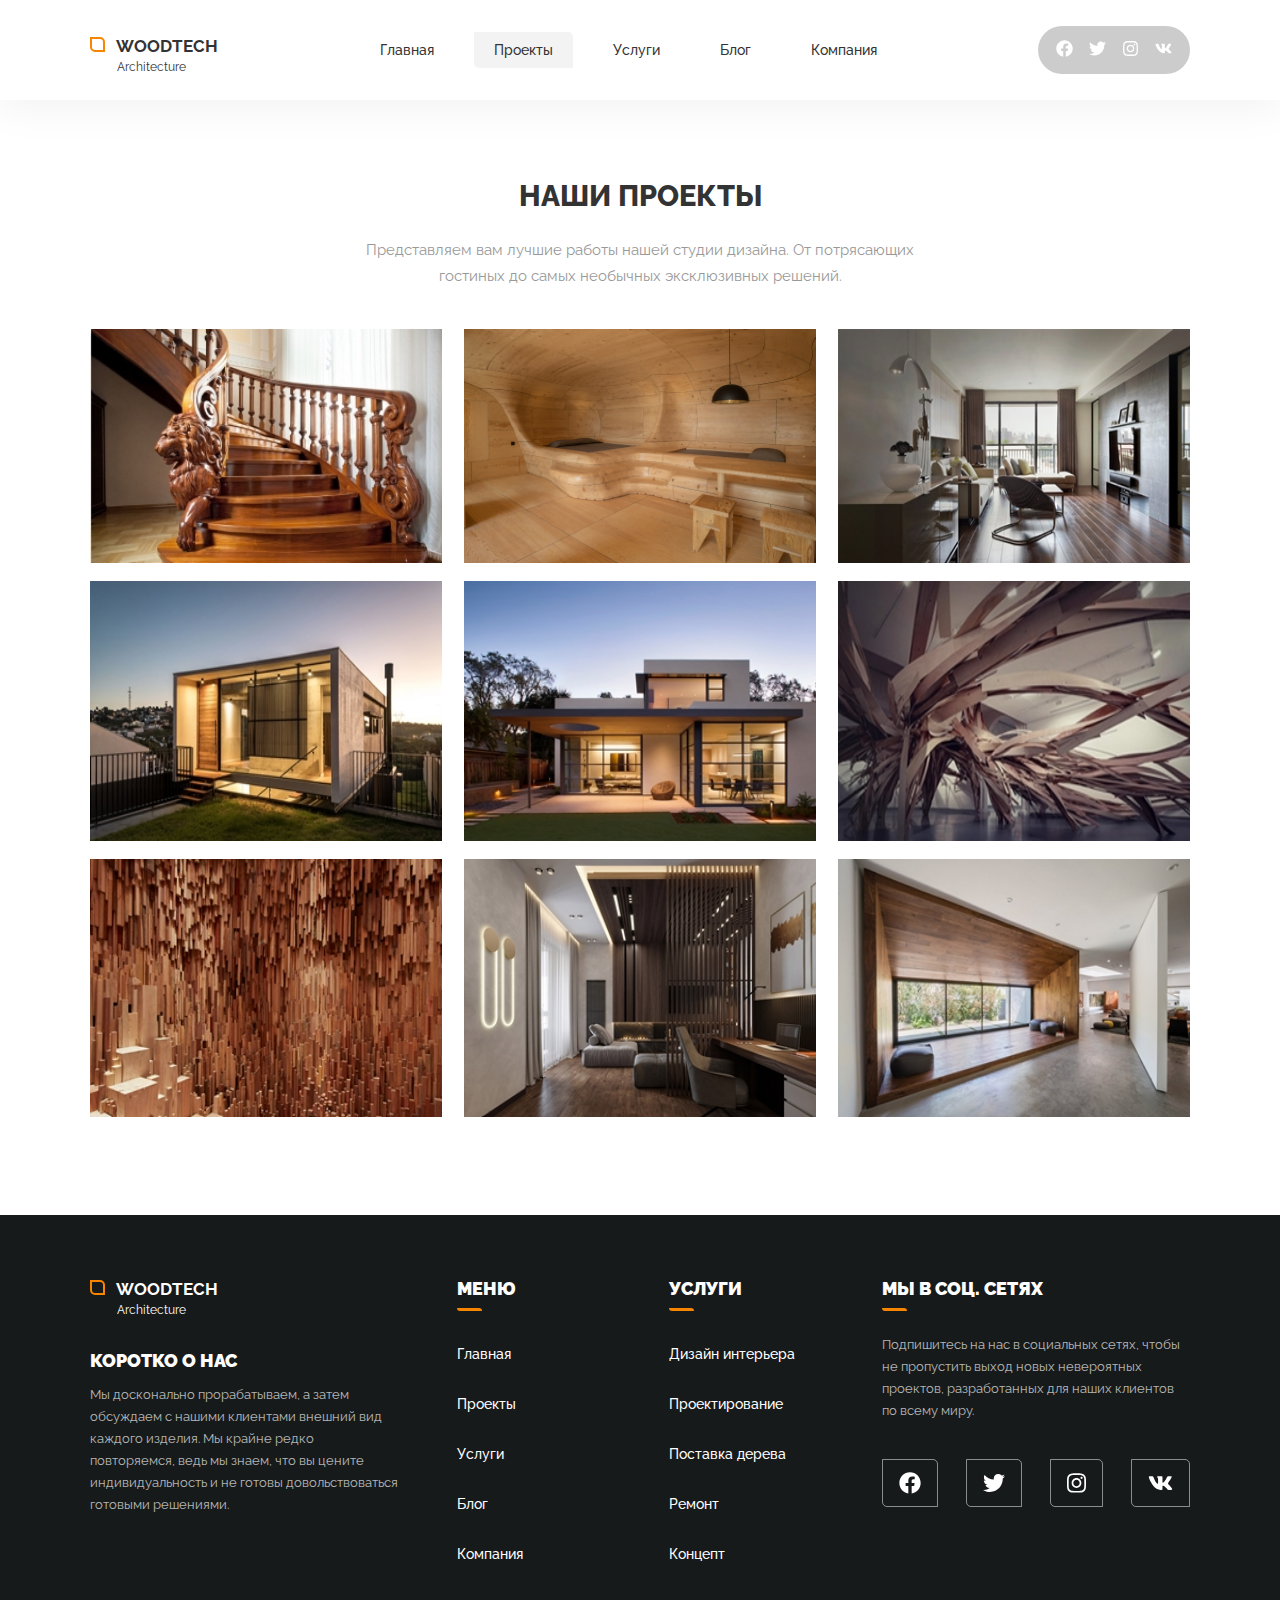
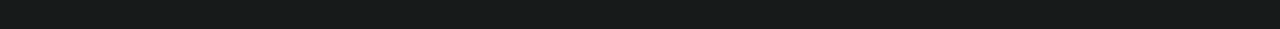
<file: projects.html>
<!DOCTYPE html>
<html lang="ru">

<head>
    <meta charset="UTF-8">
    <meta http-equiv="X-UA-Compatible" content="IE=edge">
    <meta name="viewport" content="width=device-width, initial-scale=1.0">
    <link rel="stylesheet" href="assets/css/swiper-bundle.min.css">
    <link rel="stylesheet" href="assets/css/normalize.css">
    <link rel="stylesheet" href="assets/css/style.css">
    <link rel="stylesheet" href="assets/css/media.css">
    <title>Наши Услуги</title>
</head>

<body>
    <div class="wrapper">
        <header class="header">
            <div class="container">
                <div class="header-content">
                    <a href="index.html" class="logo">
                        <i></i>
                        <span class="brand">
                            Woodtech
                        </span>
                        <span class="sign">
                            Architecture
                        </span>
                    </a>
                    <nav class="main-nav">
                        <ul class="menu">
                            <li class="menu-item">
                                <a href="index.html" class="menu-link">Главная</a>
                            </li>
                            <li class="menu-item">
                                <a href="projects.html" class="menu-link active">Проекты</a>
                            </li>
                            <li class="menu-item">
                                <a href="services.html" class="menu-link">Услуги</a>
                            </li>
                            <li class="menu-item">
                                <a href="blog.html" class="menu-link">Блог</a>
                            </li>
                            <li class="menu-item">
                                <a href="about.html" class="menu-link">Компания</a>
                            </li>
                        </ul>
                        <div class="burger-menu">
                            <div class="line line1"></div>
                            <div class="line line2"></div>
                            <div class="line line3"></div>
                        </div>
                    </nav>
                    <ul class="social">
                        <li class="social-item">
                            <a href="#" class="social-link"><img src="assets/img/socials/facebook.svg"
                                    alt="facebook"></a>
                        </li>
                        <li class="social-item">
                            <a href="#" class="social-link"><img src="assets/img/socials/twitter.svg" alt="twitter">
                            </a>
                        </li>
                        <li class="social-item">
                            <a href="#" class="social-link"><img src="assets/img/socials/instagram.svg" alt="instagram">
                            </a>
                        </li>
                        <li class="social-item">
                            <a href="#" class="social-link"><img src="assets/img/socials/vk.svg" alt="vk">
                            </a>
                        </li>
                    </ul>
                </div>
            </div>
        </header>

        <section class="projects">
            <div class="container">
                <h2 class="page-title">Наши проекты</h2>
                <p class="page-desc">Представляем вам лучшие работы нашей студии дизайна. От потрясающих гостиных до
                    самых необычных эксклюзивных решений.</p>
                <div class="projects-block">
                    <div class="project-item">
                        <div class="project-item__img">
                            <img src="assets/img/blog-item-1.jpg" alt="проекты">
                        </div>
                        <div class="project-item__info">
                            <h3 class="project-item__title">Холл для гостей</h3>
                            <a href="#" class="project-item__link">Ознакомиться</a>
                        </div>
                    </div>
                    <div class="project-item">
                        <div class="project-item__img">
                            <img src="assets/img/blog-item-2.jpg" alt="проекты">
                        </div>
                        <div class="project-item__info">
                            <h3 class="project-item__title">Холл для гостей</h3>
                            <a href="#" class="project-item__link">Ознакомиться</a>
                        </div>
                    </div>
                    <div class="project-item">
                        <div class="project-item__img">
                            <img src="assets/img/blog-item-3.jpg" alt="проекты">
                        </div>
                        <div class="project-item__info">
                            <h3 class="project-item__title">Холл для гостей</h3>
                            <a href="#" class="project-item__link">Ознакомиться</a>
                        </div>
                    </div>
                    <div class="project-item">
                        <div class="project-item__img">
                            <img src="assets/img/blog-item-4.jpg" alt="проекты">
                        </div>
                        <div class="project-item__info">
                            <h3 class="project-item__title">Холл для гостей</h3>
                            <a href="#" class="project-item__link">Ознакомиться</a>
                        </div>
                    </div>
                    <div class="project-item">
                        <div class="project-item__img">
                            <img src="assets/img/blog-item-5.jpg" alt="проекты">
                        </div>
                        <div class="project-item__info">
                            <h3 class="project-item__title">Холл для гостей</h3>
                            <a href="#" class="project-item__link">Ознакомиться</a>
                        </div>
                    </div>
                    <div class="project-item">
                        <div class="project-item__img">
                            <img src="assets/img/blog-item-6.jpg" alt="проекты">
                        </div>
                        <div class="project-item__info">
                            <h3 class="project-item__title">Холл для гостей</h3>
                            <a href="#" class="project-item__link">Ознакомиться</a>
                        </div>
                    </div>
                    <div class="project-item">
                        <div class="project-item__img">
                            <img src="assets/img/blog-item-7.jpg" alt="проекты">
                        </div>
                        <div class="project-item__info">
                            <h3 class="project-item__title">Холл для гостей</h3>
                            <a href="#" class="project-item__link">Ознакомиться</a>
                        </div>
                    </div>
                    <div class="project-item">
                        <div class="project-item__img">
                            <img src="assets/img/blog-item-8.jpg" alt="проекты">
                        </div>
                        <div class="project-item__info">
                            <h3 class="project-item__title">Холл для гостей</h3>
                            <a href="#" class="project-item__link">Ознакомиться</a>
                        </div>
                    </div>
                    <div class="project-item">
                        <div class="project-item__img">
                            <img src="assets/img/blog-item-9.jpg" alt="проекты">
                        </div>
                        <div class="project-item__info">
                            <h3 class="project-item__title">Холл для гостей</h3>
                            <a href="#" class="project-item__link">Ознакомиться</a>
                        </div>
                    </div>
                </div>
            </div>
        </section>
        <footer class="footer">
            <div class="container">
                <div class="footer-content">
                    <div class="footer-about">
                        <a href="index.html" class="logo">
                            <i></i>
                            <span class="brand">
                                Woodtech
                            </span>
                            <span class="sign">
                                Architecture
                            </span>
                        </a>
                        <div class="footer-about__title">Коротко о нас</div>
                        <p class="footer-text">
                            Мы досконально прорабатываем, а затем обсуждаем с нашими клиентами внешний вид каждого
                            изделия.
                            Мы крайне редко
                            повторяемся, ведь мы знаем, что вы цените индивидуальность и не готовы довольствоваться
                            готовыми
                            решениями.
                        </p>
                    </div>
                    <div class="footer-menu__block">
                        <h3 class="footer-title">Меню</h3>
                        <ul class="footer-menu">
                            <li class="footer-menu__item">
                                <a href="#" class="footer-menu__link">Главная</a>
                            </li>
                            <li class="footer-menu__item">
                                <a href="#" class="footer-menu__link">Проекты</a>
                            </li>
                            <li class="footer-menu__item">
                                <a href="#" class="footer-menu__link">Услуги</a>
                            </li>
                            <li class="footer-menu__item">
                                <a href="#" class="footer-menu__link">Блог</a>
                            </li>
                            <li class="footer-menu__item">
                                <a href="#" class="footer-menu__link">Компания</a>
                            </li>
                        </ul>
                    </div>
                    <div class="footer-services">
                        <h3 class="footer-title">Услуги</h3>
                        <ul class="footer-menu">
                            <li class="footer-menu__item">
                                <a href="#" class="footer-menu__link">Дизайн интерьера</a>
                            </li>
                            <li class="footer-menu__item">
                                <a href="#" class="footer-menu__link">Проектирование</a>
                            </li>
                            <li class="footer-menu__item">
                                <a href="#" class="footer-menu__link">Поставка дерева</a>
                            </li>
                            <li class="footer-menu__item">
                                <a href="#" class="footer-menu__link">Ремонт</a>
                            </li>
                            <li class="footer-menu__item">
                                <a href="#" class="footer-menu__link">Концепт</a>
                            </li>
                        </ul>
                    </div>
                    <div class="footer-social">
                        <h3 class="footer-title">Мы в соц. сетях</h3>
                        <p class="footer-text">
                            Подпишитесь на нас в социальных сетях, чтобы не пропустить выход новых невероятных проектов,
                            разработанных для
                            наших
                            клиентов по всему миру.
                        </p>
                        <ul class="footer-social__list">
                            <li class="footer-social__item">
                                <a href="#" class="footer-social__link">
                                    <img src="assets/img/socials/facebook.svg" alt="facebook">
                                </a>
                            </li>
                            <li class="footer-social__item">
                                <a href="#" class="footer-social__link">
                                    <img src="assets/img/socials/twitter.svg" alt="twitter">
                                </a>
                            </li>
                            <li class="footer-social__item">
                                <a href="#" class="footer-social__link">
                                    <img src="assets/img/socials/instagram.svg" alt="instagram">
                                </a>
                            </li>
                            <li class="footer-social__item">
                                <a href="#" class="footer-social__link">
                                    <img src="assets/img/socials/vk.svg" alt="vk">
                                </a>
                            </li>
                        </ul>
                    </div>
                </div>
            </div>
        </footer>
    </div>




    <script src="assets/js/swiper-bundle.min.js"></script>


    <script src="assets/js/script.js"></script>
</body>

</html>
</file>
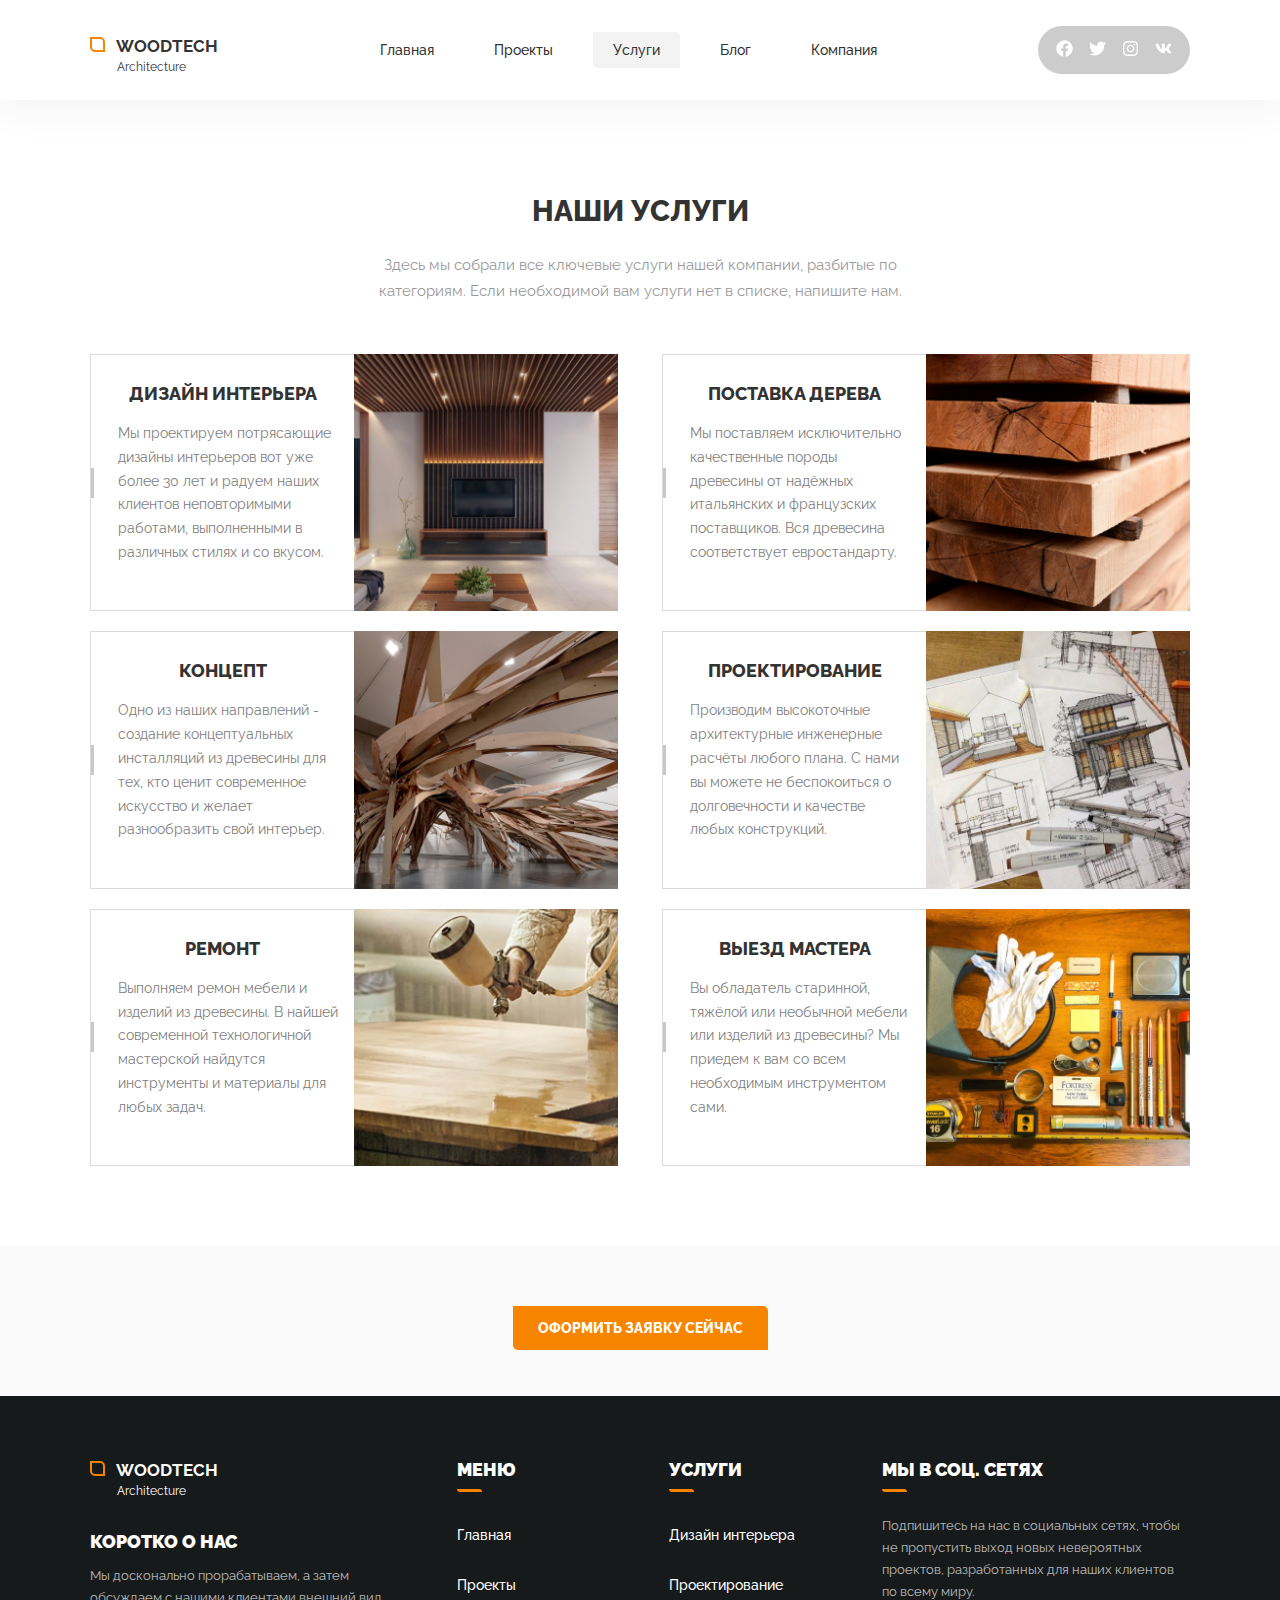
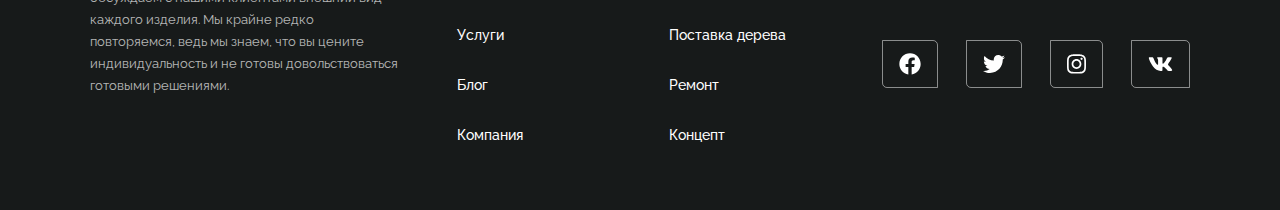
<file: services.html>
<!DOCTYPE html>
<html lang="ru">

<head>
    <meta charset="UTF-8">
    <meta http-equiv="X-UA-Compatible" content="IE=edge">
    <meta name="viewport" content="width=device-width, initial-scale=1.0">
    <link rel="stylesheet" href="assets/css/swiper-bundle.min.css">
    <link rel="stylesheet" href="assets/css/normalize.css">
    <link rel="stylesheet" href="assets/css/style.css">
    <link rel="stylesheet" href="assets/css/media.css">
    <title>Наши Услуги</title>
</head>

<body>
    <div class="wrapper">
        <header class="header">
            <div class="container">
                <div class="header-content">
                    <a href="index.html" class="logo">
                        <i></i>
                        <span class="brand">
                            Woodtech
                        </span>
                        <span class="sign">
                            Architecture
                        </span>
                    </a>
                    <nav class="main-nav">
                        <ul class="menu">
                            <li class="menu-item">
                                <a href="index.html" class="menu-link">Главная</a>
                            </li>
                            <li class="menu-item">
                                <a href="projects.html" class="menu-link">Проекты</a>
                            </li>
                            <li class="menu-item">
                                <a href="services.html" class="menu-link active">Услуги</a>
                            </li>
                            <li class="menu-item">
                                <a href="blog.html" class="menu-link">Блог</a>
                            </li>
                            <li class="menu-item">
                                <a href="about.html" class="menu-link">Компания</a>
                            </li>
                        </ul>
                        <div class="burger-menu">
                            <div class="line line1"></div>
                            <div class="line line2"></div>
                            <div class="line line3"></div>
                        </div>
                    </nav>
                    <ul class="social">
                        <li class="social-item">
                            <a href="#" class="social-link"><img src="assets/img/socials/facebook.svg"
                                    alt="facebook"></a>
                        </li>
                        <li class="social-item">
                            <a href="#" class="social-link"><img src="assets/img/socials/twitter.svg" alt="twitter">
                            </a>
                        </li>
                        <li class="social-item">
                            <a href="#" class="social-link"><img src="assets/img/socials/instagram.svg" alt="instagram">
                            </a>
                        </li>
                        <li class="social-item">
                            <a href="#" class="social-link"><img src="assets/img/socials/vk.svg" alt="vk">
                            </a>
                        </li>
                    </ul>
                </div>
            </div>
        </header>

        <section class="our-services">
            <div class="container">
                <h2 class="page-title">Наши услуги</h2>
                <p class="page-desc">Здесь мы собрали все ключевые услуги нашей компании, разбитые по категориям. Если
                    необходимой вам услуги нет в списке,
                    напишите нам.</p>
                <div class="our-services__block">
                    <div class="services_item">
                        <div class="services_item__content">
                            <h3 class="services_item__title">Дизайн интерьера</h3>
                            <p class="services_item__desc">Мы проектируем потрясающие дизайны интерьеров вот уже более
                                30 лет и радуем наших клиентов неповторимыми работами,
                                выполненными в различных стилях и со вкусом.</p>
                        </div>
                        <div class="services_item__img">
                            <img src="assets/img/services/service-1.jpg" alt="service">
                        </div>
                    </div>
                    <div class="services_item">
                        <div class="services_item__content">
                            <h3 class="services_item__title">Поставка дерева</h3>
                            <p class="services_item__desc">Мы поставляем исключительно качественные породы древесины от
                                надёжных итальянских и французских поставщиков. Вся
                                древесина соответствует евростандарту.</p>
                        </div>
                        <div class="services_item__img">
                            <img src="assets/img/services/service-2.jpg" alt="service">
                        </div>
                    </div>
                    <div class="services_item">
                        <div class="services_item__content">
                            <h3 class="services_item__title">Концепт</h3>
                            <p class="services_item__desc">Одно из наших направлений - создание концептуальных
                                инсталляций из древесины для тех, кто ценит современное искусство и
                                желает разнообразить свой интерьер.</p>
                        </div>
                        <div class="services_item__img">
                            <img src="assets/img/services/service-3.jpg" alt="service">
                        </div>
                    </div>
                    <div class="services_item">
                        <div class="services_item__content">
                            <h3 class="services_item__title">Проектирование</h3>
                            <p class="services_item__desc">Производим высокоточные архитектурные инженерные расчёты
                                любого плана. С нами вы можете не беспокоиться о долговечности
                                и качестве любых конструкций.</p>
                        </div>
                        <div class="services_item__img">
                            <img src="assets/img/services/service-4.jpg" alt="service">
                        </div>
                    </div>
                    <div class="services_item">
                        <div class="services_item__content">
                            <h3 class="services_item__title">Ремонт</h3>
                            <p class="services_item__desc">Выполняем ремон мебели и изделий из древесины. В найшей
                                современной технологичной мастерской найдутся инструменты и
                                материалы для любых задач.</p>
                        </div>
                        <div class="services_item__img">
                            <img src="assets/img/services/service-5.jpg" alt="service">
                        </div>
                    </div>
                    <div class="services_item">
                        <div class="services_item__content">
                            <h3 class="services_item__title">Выезд мастера</h3>
                            <p class="services_item__desc">Вы обладатель старинной, тяжёлой или необычной мебели или
                                изделий из древесины? Мы приедем к вам со всем необходимым
                                инструментом сами.</p>
                        </div>
                        <div class="services_item__img">
                            <img src="assets/img/services/service-6.jpg" alt="service">
                        </div>
                    </div>
                </div>
            </div>
        </section>
        <div class="offer-btn__section">
            <button type="button" class="btn popup-btn" data-target="page-services">Оформить заявку
                сейчас</button>
        </div>
        <!-- popup -->
        <div class="popup-wrapper">
            <div class="popup">
                <button class="close-btn"></button>
                <form class="popup-form">
                    <h2 class="popup-form__title">Оформить заявку</h2>
                    <input type="text" class="popup-form__input" name="name" placeholder="Имя">
                    <input type="tel" class="popup-form__input" name="tel" placeholder="Телефон">
                    <input type="hidden" name="target">
                    <textarea class="popup-form__textarea" id="textarea" rows="4" name="textarea"
                        placeholder="Комментарий"></textarea>
                    <button type="submit" class="popup-form__submit btn">Отправить</button>
                </form>
            </div>
        </div>
        <footer class="footer">
            <div class="container">
                <div class="footer-content">
                    <div class="footer-about">
                        <a href="index.html" class="logo">
                            <i></i>
                            <span class="brand">
                                Woodtech
                            </span>
                            <span class="sign">
                                Architecture
                            </span>
                        </a>
                        <div class="footer-about__title">Коротко о нас</div>
                        <p class="footer-text">
                            Мы досконально прорабатываем, а затем обсуждаем с нашими клиентами внешний вид каждого
                            изделия.
                            Мы крайне редко
                            повторяемся, ведь мы знаем, что вы цените индивидуальность и не готовы довольствоваться
                            готовыми
                            решениями.
                        </p>
                    </div>
                    <div class="footer-menu__block">
                        <h3 class="footer-title">Меню</h3>
                        <ul class="footer-menu">
                            <li class="footer-menu__item">
                                <a href="#" class="footer-menu__link">Главная</a>
                            </li>
                            <li class="footer-menu__item">
                                <a href="#" class="footer-menu__link">Проекты</a>
                            </li>
                            <li class="footer-menu__item">
                                <a href="#" class="footer-menu__link">Услуги</a>
                            </li>
                            <li class="footer-menu__item">
                                <a href="#" class="footer-menu__link">Блог</a>
                            </li>
                            <li class="footer-menu__item">
                                <a href="#" class="footer-menu__link">Компания</a>
                            </li>
                        </ul>
                    </div>
                    <div class="footer-services">
                        <h3 class="footer-title">Услуги</h3>
                        <ul class="footer-menu">
                            <li class="footer-menu__item">
                                <a href="#" class="footer-menu__link">Дизайн интерьера</a>
                            </li>
                            <li class="footer-menu__item">
                                <a href="#" class="footer-menu__link">Проектирование</a>
                            </li>
                            <li class="footer-menu__item">
                                <a href="#" class="footer-menu__link">Поставка дерева</a>
                            </li>
                            <li class="footer-menu__item">
                                <a href="#" class="footer-menu__link">Ремонт</a>
                            </li>
                            <li class="footer-menu__item">
                                <a href="#" class="footer-menu__link">Концепт</a>
                            </li>
                        </ul>
                    </div>
                    <div class="footer-social">
                        <h3 class="footer-title">Мы в соц. сетях</h3>
                        <p class="footer-text">
                            Подпишитесь на нас в социальных сетях, чтобы не пропустить выход новых невероятных проектов,
                            разработанных для
                            наших
                            клиентов по всему миру.
                        </p>
                        <ul class="footer-social__list">
                            <li class="footer-social__item">
                                <a href="#" class="footer-social__link">
                                    <img src="assets/img/socials/facebook.svg" alt="facebook">
                                </a>
                            </li>
                            <li class="footer-social__item">
                                <a href="#" class="footer-social__link">
                                    <img src="assets/img/socials/twitter.svg" alt="twitter">
                                </a>
                            </li>
                            <li class="footer-social__item">
                                <a href="#" class="footer-social__link">
                                    <img src="assets/img/socials/instagram.svg" alt="instagram">
                                </a>
                            </li>
                            <li class="footer-social__item">
                                <a href="#" class="footer-social__link">
                                    <img src="assets/img/socials/vk.svg" alt="vk">
                                </a>
                            </li>
                        </ul>
                    </div>
                </div>
            </div>
        </footer>
    </div>




    <script src="assets/js/swiper-bundle.min.js"></script>


    <script src="assets/js/script.js"></script>
</body>

</html>
</file>
<file: assets/css/style.css>
:root {
  --accent: #f88500;
  --accent-light: #ff8d09;
  --accent-dark: #cf7409;
  --gutter: 20px;
  --text: #333;
  --dark: #202328;
  --deep: #171a1a;
  --dark-header: #6f7a8b;
  --dark-div: #2d3038;
  --light-bg: #fafafa;
  --light-disabled: #e4e6e8;
  --light-div: #e7e7e8;
  --middle-gray: rgba(111, 122, 139, 0.75);
  --text-light: #999;
  --regular-text: 16px;
  --small-text: 14px;
  --lineheight: 1.75;
  --userfont: raleway-wt, sans-serif;
  --systemfont: -apple-system, BlinkMacSystemFont, Arial, sans-serif;
  --radius: 5px;
  --radius-style: 0 5px;
  --transition: 0.25s ease-out;
  --address: #989da5;
}

/* FONTS LOAD SECTION */

@font-face {
  src: url("../fonts/raleway/raleway-v22-cyrillic-300.woff2") format("woff2");
  font-family: "raleway-wt";
  font-weight: 300;
  font-style: normal;
}
@font-face {
  src: url("../fonts/raleway/raleway-v22-cyrillic-500.woff2") format("woff2");
  font-family: "raleway-wt";
  font-weight: 500;
  font-style: normal;
}
@font-face {
  src: url("../fonts/raleway/raleway-v22-cyrillic-600.woff2") format("woff2");
  font-family: "raleway-wt";
  font-weight: 600;
  font-style: normal;
}
@font-face {
  src: url("../fonts/raleway/raleway-v22-cyrillic-700.woff2") format("woff2");
  font-family: "raleway-wt";
  font-weight: 700;
  font-style: normal;
}
@font-face {
  src: url("../fonts/raleway/raleway-v22-cyrillic-800.woff2") format("woff2");
  font-family: "raleway-wt";
  font-weight: 800;
  font-style: normal;
}
@font-face {
  src: url("../fonts/raleway/raleway-v22-cyrillic-900.woff2") format("woff2");
  font-family: "raleway-wt";
  font-weight: 900;
  font-style: normal;
}
@font-face {
  src: url("../fonts/raleway/raleway-v22-cyrillic-regular.woff2")
    format("woff2");
  font-family: "raleway-wt";
  font-weight: 400;
  font-style: normal;
}

@font-face {
  src: url("../fonts/roboto/roboto-v29-cyrillic-300.woff2") format("woff2");
  font-family: "roboto-wt";
  font-weight: 300;
  font-style: normal;
}
@font-face {
  src: url("../fonts/roboto/roboto-v29-cyrillic-500.woff2") format("woff2");
  font-family: "roboto-wt";
  font-weight: 500;
  font-style: normal;
}
@font-face {
  src: url("../fonts/roboto/roboto-v29-cyrillic-700.woff2") format("woff2");
  font-family: "roboto-wt";
  font-weight: 700;
  font-style: normal;
}

html {
  -webkit-box-sizing: border-box;
  box-sizing: border-box;
}

*,
*:before,
*:after {
  -webkit-box-sizing: inherit;
  box-sizing: inherit;
}

body {
  font-family: var(--userfont);
  font-size: var(--regular-text);
  line-height: var(--lineheight);
  color: var(--text);
  min-width: 320px;
  position: relative;
  overflow-x: hidden;
}

a {
  text-decoration: none;
}

ul {
  list-style: none;
  margin: 0;
  padding: 0;
}

img {
  max-width: 100%;
  height: auto;
}

.wrapper {
  max-width: 1920px;
  margin: 0 auto;
  overflow-x: hidden;
  /* footer-to bottom */
  min-height: 100vh;
  display: flex;
  flex-direction: column;
}

.container {
  width: 100%;
  max-width: 1130px;
  margin: 0 auto;
  padding: 0 15px;
}

.cover_image {
  /* like bg-img cover */
  object-fit: cover;
}

.visually-hidden {
  position: absolute;
  clip: rect(0 0 0 0);
  width: 1px;
  height: 1px;
  margin: -1px;
}

.btn {
  border: none;
  background-color: var(--accent);
  margin: 0;
  padding: 12px 25px;
  font-weight: 800;
  font-size: 14px;
  line-height: 145%;
  text-align: center;
  text-transform: uppercase;
  color: #fff;
  outline: none;
  cursor: pointer;
  border-radius: var(--radius-style);
  transition: background-color var(--transition);
}

.btn:hover {
  background-color: var(--accent-dark);
}

.btn:active {
  background-color: var(--accent-light);
}

/* class for bg images */

.bg {
  background-repeat: no-repeat;
  background-size: cover;
  background-position: center;
}

/* intro */

.intro {
  background-color: var(--deep);
  min-height: 100vh;
  position: relative;
  padding: 0 15px;
}

.header {
  position: relative;
  box-shadow: 0px 10px 40px rgba(0, 0, 0, 0.05);
  padding: 26px 0;
}

.header-content {
  display: flex;
  justify-content: space-between;
  color: var(--text);
}

.main--header {
  position: relative;
  z-index: 10;
  padding: 26px 0;
  background-color: transparent;
  border-bottom: 1px solid rgba(255, 255, 255, 0.1);
  color: #ffffff;
}

.footer .logo,
.main--header .logo {
  display: inline-block;
  color: #fff;
}

.logo {
  color: var(--text);
}

.logo i {
  display: inline-block;
  width: 15px;
  height: 15px;
  margin-right: 7px;
  border: 2px solid var(--accent);
  border-radius: var(--radius-style);
}

.brand {
  font-weight: bold;
  font-size: 17px;
  text-transform: uppercase;
  display: inline-block;
  line-height: 2.4;
  color: inherit;
}

.sign {
  font-size: 12px;
  line-height: 0px;
  color: rgba(255, 255, 255, 0.45);
  display: block;
  margin-left: 27px;
  color: inherit;
}

.main-nav {
  position: relative;
  display: flex;
  align-items: center;
}

.menu {
  display: flex;
  justify-content: space-between;
}

.menu-item {
  margin: 10px;
}

.menu-link {
  font-weight: 500;
  font-size: 14px;
  line-height: 16px;
  color: inherit;
  padding: 10px 20px;
  border-radius: var(--radius-style);
  transition: background-color 0.25s ease-out;
}

.menu-active .menu-link {
  font-size: 16px;
}

.menu-active .menu-item {
  text-align: center;
}

.menu-link:hover,
.menu-link:active,
.menu-link.active {
  background-color: rgba(196, 196, 196, 0.2);
}

.social {
  padding: 5px 10px;
  display: flex;
  justify-content: space-between;
  align-items: center;
  /* background-color: rgba(196, 196, 196, 0.2); */
  background-color: rgb(0 0 0 / 20%);
  border-radius: 70px;
}

.social-item {
  margin: 0 8px;
}

.social-link {
  vertical-align: text-top;
}

.social-link img {
  width: 17px;
  height: 17px;
  transition: opacity var(--transition), transform var(--transition);
}

.main--header .social-link img {
  opacity: 0.75;
}

.social-link img:hover {
  opacity: 1;
  transform: scale(0.9);
}

/* slider */
.slider {
  position: absolute;
  top: 0;
  left: 0;
  min-height: 580px;
  width: 100%;
  height: 100%;
}

.swiper-wrapper {
  position: relative;
}

.slide-section {
  display: flex;
  flex-direction: column;
  justify-content: center;
  align-items: center;
  border-radius: 25px;
}

.slide-section::before {
  content: "";
  position: absolute;
  top: 0;
  left: 0;
  opacity: 0.3;
  width: 100%;
  height: 100%;
  background-color: var(--dark-div);
}

.slide-section::after {
  content: "";
  position: absolute;
  z-index: 11;
  top: 10px;
  left: 10px;
  right: 10px;
  bottom: 10px;
  border-radius: var(--radius);
  box-shadow: 0 0 0 15px var(--dark);
}

.swiper-button-next,
.swiper-rtl .swiper-button-prev {
  right: 30px;
  left: auto;
  color: #818b9d;
}

.swiper-button-prev,
.swiper-rtl .swiper-button-next {
  left: 40px;
  right: auto;
  color: #818b9d;
}

/* slide navigation */
.slider-navigation {
  color: var(--accent);
  position: absolute;
  bottom: 0;
  right: 0;
  z-index: 10;
  background-color: var(--dark);
  border-top-left-radius: var(--radius);
  display: flex;
  justify-content: space-between;
  align-items: center;
  max-width: 440px;
  height: 90px;
  width: 100%;
}

.nums {
  width: 30%;
}

.swiper-pagination {
  width: 25%;
  height: 70px;
  display: flex;
  justify-content: center;
  align-items: center;
}

.swiper-button-next:after,
.swiper-button-prev:after {
  font-size: 16px;
  color: var(--accent);
}

.swiper-scrollbar {
  width: 100%;
  background: rgb(255 255 255 / 10%);
  cursor: pointer;
}

.swiper-pagination-current {
  margin-right: 4px;
}

.swiper-pagination-total {
  margin-left: 4px;
}

.scrollbar-block {
  width: 30%;
}

.swiper-scrollbar-drag {
  height: 7px;
  background: var(--accent);
  border-radius: 10px;
}

.slider-arrows {
  width: 30%;
  position: relative;
}

.single-gallery {
  overflow-x: hidden;
  height: 80%;
  width: 100%;
}

.single-gallery__thumbs {
  overflow-x: hidden;
  height: 20%;
  box-sizing: border-box;
  padding: 10px 0;
}

.single-gallery__thumbs .swiper-slide {
  width: 25%;
  min-height: 100%;
  opacity: 0.4;
}

.single-gallery__thumbs .swiper-slide img {
  display: block;
  width: 100%;
  min-height: 125px;
  height: 100%;
  object-fit: cover;
  border: 3px solid #6f7a8b;
}

.single-gallery__thumbs .swiper-slide-thumb-active {
  opacity: 1;
}

.single-gallery__thumbs .swiper-slide-thumb-active img {
  border: 3px solid var(--accent);
}

.single-gallery .swiper-slide img {
  display: block;
  width: 100%;
  max-height: 450px;
  height: 100%;
  object-fit: cover;
}

.intro-content {
  position: relative;
  z-index: 101;
  padding-left: 25px;
}

.intro-title {
  font-weight: 300;
  font-size: 58px;
  line-height: 68px;
  color: #fff;
}

.intro-subtitle {
  display: inline-block;
  font-weight: 500;
  font-size: 16px;
  line-height: 19px;
  color: #fff;
  background-color: var(--accent);
  padding: 12px 14px;
  border-radius: var(--radius-style);
  margin-bottom: 25px;
}

.intro-desc {
  font-size: 14px;
  line-height: 170%;
  max-width: 400px;
  background-color: var(--dark);
  padding: 14px 24px;
  border-radius: var(--radius-style);
  color: #fff;
  margin-bottom: 25px;
}

.swiper-slide.swiper-slide-active .intro-subtitle {
  transition-delay: 0.3s;
}

.swiper-slide.swiper-slide-active .intro-desc {
  transition-delay: 0.5s;
}

[data-animate] {
  opacity: 0;
  transition: all 1s ease-out;
}

[data-animate="opacity"] {
  transform: translate3d(0, 15px, 0);
}

.swiper-slide.swiper-slide-active [data-animate="opacity"] {
  opacity: 1;
  transform: none;
}

/* mobile menu */
.burger-menu {
  background-color: rgba(0, 0, 0, 0.2);
  width: 40px;
  height: 30px;
  display: none;
  flex-direction: column;
  justify-content: space-around;
  padding: 2px 2px 2px 3px;
  border-radius: 5px;
  cursor: pointer;
  -webkit-border-radius: 5px;
  -moz-border-radius: 5px;
  -ms-border-radius: 5px;
  -o-border-radius: 5px;
}

.line {
  width: 100%;
  height: 3px;
  border-radius: 5px;
  background-color: #fff;
  transition: transform 0.2s ease-out;
  -webkit-transition: transform 0.2s ease-out;
  -moz-transition: transform 0.2s ease-out;
  -ms-transition: transform 0.2s ease-out;
  -o-transition: transform 0.2s ease-out;
}

.menu-active .line1 {
  background-color: #000000;
  transform: scale(0.9) rotateZ(-45deg) translate(-6px, 4px);
}

.menu-active .line2 {
  display: none;
}

.menu-active .line3 {
  background-color: #000000;
  transform: scale(0.9) rotateZ(45deg) translate(-6px, -4px);
}

.menu-active .burger-menu {
  background-color: white;
}

.header .menu-active .menu {
  display: flex;
  flex-direction: column;
  margin-right: 15px;
  background-color: #272727;
  justify-content: space-between;
  position: absolute;
  padding: 15px 10px;
  top: 14%;
  right: 90%;
  color: #fff;
  z-index: 9999;
}

/* trust */
.trust {
  background-color: var(--deep);
  padding: 45px 0;
}

.trust-block {
  display: flex;
  justify-content: space-between;
  align-items: center;
}

.advantages {
  width: 60%;
}

.trust-title {
  margin: 0 0 25px;
  font-weight: 900;
  font-size: 18px;
  line-height: 21px;
  text-transform: uppercase;
  color: var(--dark-header);
  position: relative;
}

.trust-title::after {
  content: "";
  position: absolute;
  width: 35%;
  height: 1px;
  background-color: var(--dark-header);
  left: 0;
  top: 30px;
}

.advantages__list {
  margin-top: 38px;
}

.advantages__list-item span {
  font-weight: 600;
  color: var(--accent);
  margin-right: 4px;
}

.advantages__list > * {
  display: inline-block;
  width: 49%;
  margin-bottom: 10px;
  color: var(--dark-header);
}

.call-us {
  width: 30%;
  text-align: right;
}

.call-us__text {
  font-size: 14px;
  line-height: 165%;
  margin-bottom: 14px;
  color: var(--dark-header);
}

.tel {
  font-weight: 300;
  font-size: 28px;
  font-family: "roboto-wt", sans-serif;
  line-height: 165%;
  color: #fff;
}

/* popup */
.popup-btn {
  margin-top: 14px;
}

body.no-scroll {
  overflow-y: hidden;
}

.popup-form__submit:hover {
  background-color: #121c2480;
}

.popup-wrapper {
  position: fixed;
  top: 0;
  left: 0;
  width: 100%;
  height: 100%;
  background-color: rgba(2, 2, 2, 0.685);
  z-index: 9998;
  opacity: 0;
  pointer-events: none;
  padding: 10px 20px;
  transition: opacity 0.3s ease-in-out;
}

.popup-wrapper.active {
  opacity: 1;
  pointer-events: all;
}

.popup {
  padding: 22px 25px;
  max-width: 380px;
  width: 100%;
  position: fixed;
  top: 50%;
  left: 50%;
  transform: translate(-50%, -50%);
  background-color: #fff;
  border-radius: 15px;
}

.popup-form {
  display: flex;
  flex-direction: column;
  justify-content: center;
  align-items: center;
}

.close-btn {
  position: absolute;
  top: 0;
  right: 5px;
  background: none;
  border: none;
  padding: 0;
  border: 0;
  width: 30px;
  height: 55px;
  outline: none;
  cursor: pointer;
  display: inline-block;
  transition: transform 0.3s, opacity 0.3s;
  -webkit-transition: transform 0.3s, opacity 0.3s;
  -moz-transition: transform 0.3s, opacity 0.3s;
  -ms-transition: transform 0.3s, opacity 0.3s;
  -o-transition: transform 0.3s, opacity 0.3s;
}

.close-btn:before,
.close-btn:after {
  content: "";
  position: absolute;
  top: 50%;
  transform: translateY(-50%);
  width: 2px;
  height: 30px;
  background-color: #1f1f1f;
  border-radius: 1.5px;
  transform: translateY(-50%);
}

.close-btn:before {
  transform: translateY(-50%) rotate(45deg);
}

.close-btn:after {
  transform: translateY(-50%) rotate(-45deg);
}

.close-btn:hover {
  transform: scale(1.1);
}

.close-btn:active {
  opacity: 0.8;
  transform: scale(0.9);
}

.popup-form__textarea,
.popup-form__input {
  margin-bottom: 20px;
  padding: 12px 20px;
  width: 100%;
  border: 1px solid #888;
  border-radius: var(--radius-style);
}

.popup-form__input:focus {
  border: 1px solid var(--accent);
}

.popup-form__textarea {
  resize: none;
}

/* best works */
.best-works {
  position: relative;
}

.best-works__top {
  background-color: var(--dark);
  padding: 55px 0;
  margin-bottom: 50px;
}

.best-works__header {
  display: flex;
  justify-content: space-between;
  flex-wrap: wrap;
  padding-bottom: 60px;
}

.best-works__text {
  width: 48%;
  font-size: var(--text);
  line-height: 170%;
  text-align: right;
  color: #fff;
  border-right: 2px solid var(--dark-div);
  padding-right: 45px;
}

.best-works__header .section-title__block {
  width: 48%;
}

.section-title {
  font-weight: 800;
  font-size: 29px;
  line-height: 36px;
  color: #fff;
  margin-top: 12px;
}

.section-suptitle {
  font-weight: 800;
  font-size: 16px;
  line-height: 19px;
  text-transform: uppercase;
  color: #f88500;
  position: relative;
  margin-left: 25px;
  margin-top: 18px;
  display: block;
}

.section-suptitle::before {
  content: "\\\\";
  position: absolute;
  top: 0;
  left: -25px;
}

.best-works__footer {
  width: 100%;
  margin-top: -125px;
}

.post-thumbnails__block {
  display: flex;
  justify-content: space-between;
  align-items: center;
  flex-wrap: wrap;
}

.post-thumbnails__item {
  margin-bottom: 40px;
  width: 32%;
  height: auto;
  background-color: #fff;
  border: 2px solid #99999921;
  transform: all var(--transition);
  border-radius: var(--radius-style);
  -webkit-box-shadow: 0px 0px 15px 0px rgba(0, 0, 0, 0.32);
  box-shadow: 0px 0px 15px 0px rgba(0, 0, 0, 0.32);
  transition: box-shadow var(--transition);
}

.post-thumbnails__item:hover {
  -webkit-box-shadow: 0px 0px 15px 0px rgba(0, 0, 0, 0.48);
  box-shadow: 0px 0px 15px 0px rgba(0, 0, 0, 0.48);
}

.item-image {
  overflow: hidden;
  position: relative;
}

.item-image img {
  display: block;
  width: 360px;
  height: 200px;
}

.item-image::before,
.item-image::after {
  content: "";
  position: absolute;
  left: 0;
  top: 0;
  width: 100%;
  height: 100%;
  background-image: url("../img/icons/triangle-white.svg");
  background-repeat: no-repeat;
  background-size: 15px 15px;
  background-position: 15px 15px;
  transition: background-position 0.5s ease-out, background-color 0.5s ease-out;
}

.item-image::before {
  background-color: rgba(32, 35, 40, 0.25);
  transform: rotate(180deg);
}

.post-thumbnails__item:hover .item-image::before,
.post-thumbnails__item:hover .item-image::after {
  background-position: 25px 25px;
  background-color: transparent;
}

.item-content {
  padding: 10px 12px;
  background-color: var(--light-bg);
}

.item-address {
  font-weight: bold;
  font-size: 14px;
  line-height: 170%;
  color: var(--address);
  display: block;
  margin-left: 15px;
  position: relative;
}

.item-address::before {
  content: "";
  position: absolute;
  top: 0;
  left: -17px;
  width: 14px;
  height: 23px;
  background-image: url("../img/icons/mapmarker.svg");
  background-repeat: no-repeat;
  background-position: center;
}

.item-title {
  font-weight: bold;
  font-size: 20px;
  line-height: 125%;
  color: var(--text);
  margin: 0 15px;
  position: relative;
  text-decoration: none;
}

.item-title::before {
  content: "";
  position: absolute;
  top: 0;
  left: -18px;
  width: 16px;
  height: 90%;
  background-image: url("../img/icons/ellipse-gray.svg");
  background-repeat: repeat-y;
  background-position: center 9px;
  transition: background-image 0.5s ease-out;
}

.item-title:hover.item-title::before {
  background-image: url("../img/icons/ellipse-accent.svg");
  left: -19px;
}

.show-more__btn {
  display: block;
  margin: 55px auto;
}

/* short about */
.about-short {
  background-color: var(--light-bg);
  padding: 65px 0;
}

.about-short .section-title {
  color: var(--text);
}

.about-short .section-suptitle {
  margin-top: 0;
}

.about-short__content {
  display: flex;
  justify-content: space-between;
  align-items: center;
  flex-wrap: wrap;
}

.single-slider__block {
  width: 48%;
}

.single-slider {
  width: 100%;
  position: relative;
}

.single-slider img {
  border-radius: var(--radius-style);
}

.single-slider::before {
  content: "";
  position: absolute;
  top: -15px;
  left: -15px;
  width: 50%;
  height: 50%;
  background-color: var(--light-div);
  border-radius: --radius-style;
  z-index: -1;
}

.slide-label {
  position: absolute;
  bottom: 15%;
  right: -4%;
  background-color: rgba(32, 35, 40, 0.9);
  padding: 25px 38px;
  font-size: 21px;
  line-height: 25px;
  color: #fff;
}

.slide-label span {
  font-size: 32px;
  font-family: "roboto-wt", sans-serif;
  font-weight: 900;
}

.about-short__text {
  width: 48%;
}

.section-title--dotted {
  margin-bottom: 25px;
}

.section-title--dotted::after {
}

.about-short__desc {
  font-size: 16px;
  line-height: 170%;
  margin: 30px 0 55px;
}

.about-short__advantages {
  display: flex;
  flex-wrap: wrap;
  justify-content: space-between;
  align-items: baseline;
}

.advantages-item {
  width: 48%;
  text-align: center;
}

.advantages-img {
  text-align: center;
  margin: 0 auto;
  display: block;
  min-height: 41px;
}

.advantages-title {
  font-weight: 800;
  font-size: 19px;
  line-height: 22px;
}

.advantages-desc {
  border-top: 1px solid #e7e7e8;
  font-size: 16px;
  line-height: 170%;
  padding-top: 30px;
}

/* partners */

.partners {
  background-image: url("../img/partners/partners-bg.jpg");
  background-size: cover;
  background-position: center;
  background-repeat: no-repeat;
  padding: 30px 0;
  position: relative;
  z-index: 10;
}

.partners::after {
  content: "";
  position: absolute;
  top: 0;
  left: 0;
  width: 100%;
  height: 100%;
  background-color: #202328;
  opacity: 0.85;
  z-index: -1;
}

.partners-title {
  font-weight: 800;
  font-size: 29px;
  line-height: 34px;
  text-align: center;
  color: #ffffff;
}

.partners-block {
  display: flex;
  flex-wrap: wrap;
  justify-content: space-between;
  align-items: baseline;
  margin-top: 30px;
}

.partners-item {
  width: 23%;
  text-align: center;
  margin-bottom: 25px;
}

.partners-img {
  max-width: 162px;
  max-height: 64px;
}

.partners-desc {
  font-size: 14px;
  line-height: 170%;
  text-align: center;
  color: #fff;
}

.partners-name {
  font-weight: 800;
  font-size: 14px;
  color: var(--accent);
}

/* our blog */

.our-blog {
  padding: 45px 0;
  background-color: #fff;
}

.page-title {
  font-weight: 800;
  font-size: 29px;
  line-height: 34px;
  text-align: center;
  text-transform: uppercase;
}

.our-blog__items,
.blog-items {
  margin: 40px 0;
  display: flex;
  justify-content: space-between;
  flex-wrap: wrap;
}

.blog-item {
  width: 32%;
  background-color: var(--light-bg);
  padding: 10px;
  margin-bottom: 25px;
  border: 1px solid #cccccc47;
  border-radius: var(--radius-style);
  -webkit-box-shadow: 0px 0px 15px 0px rgb(0 0 0 / 32%);
  box-shadow: 0px 0px 15px 0px rgb(0 0 0 / 32%);
  transition: box-shadow var(--transition);
}

.blog-item:hover {
  -webkit-box-shadow: 0px 0px 15px 0px rgb(0 0 0 / 48%);
  box-shadow: 0px 0px 15px 0px rgb(0 0 0 / 48%);
}

.blog-item__header {
  width: 100%;
  padding: 5px;
  position: relative;
}

.blog-item__img {
  width: 330px;
  height: 210px;
}

.blog-item__footer {
  padding: 0 8px 8px;
  display: flex;
  flex-direction: column;
}

.btn-link {
  text-align: center;
  display: block;
  max-width: 280px;
  margin: 38px auto 20px;
}

.blog-item__excerpt {
  font-size: 14px;
  line-height: 170%;
  color: var(--text);
}

.blog-item__read-more {
  font-weight: 800;
  font-size: 15px;
  line-height: 170%;
  color: var(--text);
  text-decoration-line: underline;
  display: block;
  margin-top: auto;
}

.post-date {
  display: block;
  background-color: var(--accent);
  padding: 8px 12px;
  font-weight: bold;
  font-size: 10px;
  line-height: 12px;
  text-transform: uppercase;
  border-radius: var(--radius-style);
  color: #fff;
  position: absolute;
  top: 25px;
  left: 25px;
}

/* wp navigation */
.pagination {
  width: 100%;
  background-color: #fff;
  padding: 25px;
  display: flex;
  justify-content: center;
  align-items: center;
}

.navigation {
  margin: 20px auto 0;
}

.nav-links {
}

.prev,
.next {
  color: #c4c4c4;
  font-size: 18px;
  position: relative;
}

.prev {
  margin-right: 10px;
  transition: position var(--transition);
}

.next {
  margin-left: 10px;
}

.prev::before {
  content: "←";
  position: absolute;
  bottom: 5px;
  right: 23px;
  width: 100%;
  height: 100%;
  transition: right var(--transition);
}

.prev:hover.prev::before {
  right: 28px;
}

.next::before {
  content: "→";
  position: absolute;
  bottom: 5px;
  left: 68px;
  width: 100%;
  height: 100%;
  transition: left var(--transition);
}

.next:hover.next::before {
  left: 73px;
}

.page-numbers {
  margin: 0 2px;
  font-weight: 600;
  font-size: 17px;
  line-height: 18px;
  color: #5b5b5d;
  color: var(--dark);
  padding: 12px 18px;
  border-radius: var(--radius-style);
  transition: background-color var(--transition), color var(--transition);
}

.page-numbers:hover {
  background-color: var(--accent);
  color: #fff;
}

.current {
  color: #fff;
  background-color: var(--accent);
}

.next {
}

/* footer */
.footer {
  padding: 45px 0;
  background-color: var(--deep);
  color: rgba(255, 255, 255, 0.7);
  margin-top: auto;
}

.footer-content {
  display: flex;
  justify-content: space-between;
  align-items: baseline;
  flex-wrap: wrap;
}

.footer-about {
  width: 28%;
  display: flex;
  flex-direction: column;
  justify-content: space-between;
}

.footer-about__title {
  font-weight: 900;
  font-size: 18px;
  line-height: 21px;
  text-transform: uppercase;
  color: #fff;
  margin-top: 40px;
}

.footer-text {
  font-weight: normal;
  font-size: 13px;
  line-height: 170%;
}

.footer-menu__block {
  width: 14%;
}

.footer-title {
  font-weight: 900;
  font-size: 18px;
  line-height: 21px;
  text-transform: uppercase;
  color: #fff;
  position: relative;
  margin-bottom: 35px;
}

.footer-title::after {
  content: "";
  position: absolute;
  top: 30px;
  left: 0;
  width: 25px;
  height: 3px;
  border-radius: var(--radius-style);
  background-color: var(--accent);
}

.footer-menu__item {
  padding: 6px 0;
  margin-bottom: 10px;
}

.footer-menu__link {
  font-weight: 500;
  font-size: 14px;
  line-height: 16px;
  color: #fff;
  transition: color var(--transition);
}

.footer-menu__link:hover {
  color: var(--accent);
}

.footer-services {
  width: 14%;
}

.footer-social {
  width: 28%;
}

.footer-social__list {
  display: flex;
  justify-content: space-between;
  align-items: center;
  width: 100%;
  height: 25px;
  margin-top: 48px;
}

.footer-social__item {
  border: 1px solid rgba(255, 255, 255, 0.5);  
  border-radius: var(--radius-style);
  transition: border-radius var(--transition),
    background-color var(--transition);
}

.footer-social__item:hover {
  background-color: var(--accent);
  border-radius: 0;
}

.footer-social__link {
  display: block;
  padding: 12px 16px;
}

.footer-social__item img {
  max-width: 26px;
  max-height: 22px;
  width: 100%;
  height: 100%;
  display: block;
}

/* our services */
.our-services {
  padding: 70px 0 10px;
}

.page-desc {
  font-size: 15px;
  line-height: 170%;
  text-align: center;
  color: #999999;
  max-width: 550px;
  margin: 25px auto;
  width: 100%;
}

.our-services__block {
  margin: 50px 0;
  display: flex;
  justify-content: space-between;
  align-items: center;
  flex-wrap: wrap;
}

.services_item {
  width: 48%;
  display: flex;
  margin-bottom: 20px;
}

.services_item__content {
  width: 50%;
  padding: 10px 15px;
  border: 1px solid #dbdbdb;
  border-right: none;
  position: relative;
}

.services_item__content::after {
  content: "";
  position: absolute;
  left: 0;
  top: 50%;
  width: 3px;
  height: 30px;
  background-color: #c7c8c9;
  transform: translateY(-50%);
  transition: background-color var(--transition);
}

.services_item:hover .services_item__content::after {
  background-color: var(--accent);
}

.services_item__title {
  font-weight: 800;
  font-size: 18px;
  line-height: 21px;
  text-transform: uppercase;
  text-align: center;
}

.services_item__desc {
  font-weight: normal;
  font-size: 14px;
  line-height: 170%;
  color: #7e7e7e;
  padding-left: 12px;
}

.services_item__img {
  width: 50%;
}

.services_item__img img {
  height: 100%;
}

.offer-btn__section {
  background-color: var(--light-bg);
  width: 100%;
  height: 150px;
  display: flex;
  justify-content: center;
  align-items: center;
}

/*about*/
.about {
  background-color: #fff;
  padding: 65px 0;
}

.about-block {
  display: flex;
  justify-content: space-between;
  align-items: flex-start;
  flex-wrap: wrap;
}

.about-nav {
  width: 20%;
  background-color: var(--light-bg);
}

.info-nav {
  display: flex;
  flex-direction: column;
}

.info-nav__title {
  font-weight: 800;
  font-size: 16px;
  line-height: 19px;
  text-transform: uppercase;
  text-align: center;
  padding: 20px;
}

.info-nav__link {
  width: 100%;
  padding: 18px 24px;
  font-weight: 500;
  font-size: 14px;
  line-height: 16px;
  color: #667;
  border-bottom: 1px solid var(--light-bg);
  transition: background-color var(--transition), color var(--transition);
}

.info-nav__link:hover,
.info-nav__link--active {
  background-color: var(--accent);
  color: #fff;
}

.partners-content,
.about-content {
  width: 72%;
}

.about-content .page-title {
  text-align: left;
  margin-top: 0;
}

.page-text {
  font-weight: normal;
  font-size: 16px;
  line-height: 170%;
  color: #000;
}

/* advantages */

.advantages-content {
  width: 75%;
  display: flex;
  justify-content: space-between;
  flex-wrap: wrap;
}

.advantages-content .page-title {
  width: 100%;
  margin-top: 0;
  margin-bottom: 40px;
}

.advantages-content .advantages-item {
  width: 30%;
  margin: 20px 0;
}

.advantages-desc {
  padding-top: 20px;
}

/* partner item */
.partner-item {
  display: flex;
  flex-wrap: wrap;
  margin: 50px 0;
}

.partner-item .partners-img {
  background-color: #000;
  padding: 4px;
}

.partner-title {
  margin-left: 25px;
}

.partner-desc {
  font-weight: normal;
  font-size: 16px;
  line-height: 170%;
}

/* contacts */
.contacts {
  padding: 65px 0 0;
  background-color: #fff;
}

.contacts-form-section {
  display: flex;
  justify-content: center;
  align-items: center;
  margin-bottom: 60px;
}

.contacts-form-section .popup-form {
  max-width: 480px;
  width: 100%;
}

.contacts-map-section {
  color: #fff;
  text-align: center;
}

.contacts-map-section .item-address::before {
  background-image: none;
}

.contacts-map-section .item-address {
  margin-bottom: 14px;
}

.contacts-map-section {
  padding: 45px 0;
  background-color: var(--dark);
}

.map-block {
  width: 100%;
  margin: 40px auto;
}

/* projects */

.projects {
  padding: 55px 0 40px;
  background-color: #fff;
}

.projects-block {
  display: flex;
  justify-content: space-between;
  flex-wrap: wrap;
  margin: 40px 0;
}

.project-item {
  width: 32%;
  position: relative;
  margin-bottom: 18px;
  max-height: 300px;
}

.project-item__img {
  width: 100%;
  height: 100%;
}

.project-item__img img {
  width: 100%;
  height: 100%;
}

.project-item__info {
  display: flex;
  flex-direction: column;
  justify-content: center;
  align-items: center;
  position: absolute;
  background-color: #f5f5f5;
  top: 50%;
  left: 50%;
  transform: translate(-50%, -50%);
  margin: 0 auto;
  width: 93%;
  height: 92%;
  opacity: 0;
  transition: opacity 0.5s ease-in-out;
}

.project-item:hover .project-item__info {
  opacity: 0.94;
}

.project-item__link:hover {
  border-bottom: 2px solid #999;
}

.project-item__title {
  font-weight: 900;
  font-size: 18px;
  line-height: 21px;
  text-align: center;
  text-transform: uppercase;
}

.project-item__link {
  display: block;
  text-align: center;
  font-weight: 800;
  font-size: 15px;
  line-height: 170%;
  text-align: center;
  color: #999;
  border-bottom: 2px solid transparent;
  transition: border-bottom var(--transition);
}

/* content */
.content {
  background-color: #fff;
  padding: 28px 0 55px;
}

.single-block {
}

.breadcrumbs {
  margin: 30px 0 5px;
}

.breadcrumbs__item {
  display: inline-block;
  margin-right: 3px;
  font-weight: 600;
  font-size: 14px;
  line-height: 16px;
}

.breadcrumbs__item a {
  text-decoration: none;
}

.breadcrumbs__item_home {
}

.breadcrumbs__link {
  text-decoration-line: underline;
  color: #ccc;
}

.single-gallery {
  margin: 12px 0 0;
}

.single-gallery__thumbs {
  margin: 0 0 30px;
}

.single-post {
  display: flex;
  justify-content: space-between;
  flex-wrap: wrap;
}

.single-post__title {
  width: 100%;
  font-weight: 800;
  font-size: 30px;
  line-height: 35px;
  text-align: center;
}

.single-post__content {
  width: 65%;
}

.single-post__content p {
  font-style: normal;
  font-weight: normal;
  font-size: 16px;
  line-height: 170%;
}

.single-post__aside {
  width: 27%;
}

.project-meta {
  text-align: center;
}

.meta-position {
  font-weight: 800;
  font-size: 16px;
  line-height: 19px;
  text-align: center;
  text-transform: uppercase;
}

.meta-avatar {
  display: block;
  border-radius: 50px;
  text-align: center;
  margin: 20px auto;
}

.meta-name {
  font-weight: bold;
  font-size: 16px;
  line-height: 19px;
  display: block;
}

.meta-bio {
  font-size: 14px;
  line-height: 170%;
}

.project-info {
  margin-top: 50px;
}

.project-info__table {
  font-family: "roboto-wt";
  font-weight: 300;
  padding: 15px;
  background-color: #FAFAFA;
  border-radius: var(--radius-style);
}

.project-info__table th {
  text-align: center;
}

 .project-info__table th,
 .project-info__table td {
  padding: 10px 0;
 }
</file>
<file: assets/css/media.css>
@media screen and (max-width: 1200px) {
}

@media screen and (max-width: 1090px) {
  .slide-label {
    right: 0;
  }

  .about-short__desc {
    margin: 30px 0 30px;
  }

  .blog-item {
    width: 31%;
    padding: 8px 6px;
  }

  .item-title {
    margin-left: 0;
  }

  .item-title::before {
    background-image: unset;
  }

  .blog-item {
    padding: 5px;
  }

  .about-nav {
    width: 23%;
  }

  .advantages-content .advantages-item {
    width: 45%;
  }
}

@media screen and (max-width: 992px) {
  .header .social,
  .header .menu {
    display: none;
  }

  .burger-menu {
    display: flex;
  }

  .call-us {
    width: 35%;
    text-align: right;
  }

  .post-thumbnails__item {
    width: 45%;
  }

  .item-image img {
    width: 100%;
  }

  .post-thumbnails__block {
    justify-content: space-around;
  }

  .about-short__text {
    width: 100%;
    order: -1;
  }

  .about-short__advantages {
    margin-bottom: 40px;
  }

  .single-slider__block {
    width: 75%;
    margin: 15px auto;
  }

  .partners-item {
    width: 36%;
  }

  .partners-block {
    justify-content: space-around;
  }

  .blog-item {
    width: 38%;
    margin-bottom: 50px;
  }

  .our-blog__items {
    justify-content: space-around;
  }

  .footer-menu__block {
    width: 10%;
  }

  .services_item {
    width: 75%;
    margin: 20px auto 28px;
  }

  .our-services {
    padding: 40px 0 12px;
  }

  .blog-item {
    width: 48%;
  }

  .blog-item__img {
    width: 100%;
    height: 250px;
  }

  .contacts {
    padding: 38px 0 0;
  }

  .single-gallery__thumbs .swiper-slide img {
    max-height: 125px;
  }

  .content {
    padding: 15px 0 55px;
  }
}

@media screen and (max-width: 860px) {
  .trust-block {
    flex-wrap: wrap;
  }

  .call-us {
    width: 100%;
    text-align: left;
    margin-top: 25px;
  }

  .call-us .tel {
    display: block;
  }

  .advantages {
    width: 85%;
  }

  .partners-block {
    margin-top: 45px;
  }

  .blog-item {
    width: 43%;
  }

  .footer-services {
    display: none;
  }

  .our-services {
    padding: 25px 0 12px;
  }

  .page-desc {
    font-size: 17px;
  }

  .about-nav {
    display: none;
  }

  .partners-content,
  .about-content {
    width: 100%;
  }

  .advantages-content {
    width: 100%;
  }

  .advantages-content .page-title {
    margin-bottom: 30px;
  }

  .project-item {
    width: 48%;
  }
}

@media screen and (max-width: 767px) {
  .swiper-button-next:after,
  .swiper-button-prev:after {
    font-size: 22px;
    color: var(--accent);
  }

  .advantages {
    width: 100%;
  }

  .best-works__text {
    display: none;
  }

  .best-works__header .section-title__block {
    width: 100%;
  }

  .post-thumbnails__item {
    width: 70%;
  }

  .item-image img {
    height: 100%;
  }

  .show-more__btn {
    margin: 35px auto;
  }

  .about-short__advantages .advantages-item {
    width: 90%;
    margin: 25px auto;
    text-align: center;
  }

  .advantages-desc {
    padding-top: 20px;
  }

  .about-short {
    padding: 48px 0;
  }

  .partners {
    padding: 26px 0;
  }

  .our-blog__items {
    margin: 40px 0 5px;
  }

  .btn-link {
    margin: 20px auto 20px;
  }

  .footer-menu__block {
    width: 14%;
  }

  .footer {
    padding: 30px 0;
  }

  .services_item {
    width: 84%;
  }

  .services_item__content {
    padding: 22px 15px;
  }

  .blog-item {
    width: 48%;
  }

  .single-gallery .swiper-slide img {
    min-height: 400px;
  }
}

@media screen and (max-width: 670px) {
  .blog-item {
    width: 85%;
    margin-right: auto;
    margin-left: auto;
  }

  .blog-item__img {
    width: 100%;
  }

  .item-title {
    font-size: 24px;
  }

  .blog-item__excerpt {
    font-size: 18px;
  }

  .blog-item__read-more {
    font-size: 16px;
  }

  .blog-item__header {
    width: 100%;
    padding: 10px 10px 0;
  }

  .footer-menu__block {
    display: none;
  }

  .footer-social {
    width: 40%;
  }

  .footer-about {
    width: 46%;
  }

  .services_item {
    width: 99%;
  }

  .our-services__block {
    margin: 35px 0 15px;
  }

  .services_item__desc {
    font-size: 17px;
  }

  .services_item__img img {
    width: 100%;
  }

  .advantages-content .advantages-item {
    width: 70%;
    margin: 25px auto;
  }

  .about {
    background-color: #fff;
    padding: 55px 0 30px;
  }
}

@media screen and (max-width: 576px) {
  .intro-title {
    font-size: 46px;
  }

  .intro-desc {
    max-width: 360px;
  }

  .advantages {
    display: none;
  }

  .trust {
    padding: 25px 0;
  }

  .call-us {
    text-align: center;
  }

  .post-thumbnails__item {
    width: 90%;
  }

  .partners-item {
    width: 42%;
  }

  .partners-item {
    width: 69%;
  }

  .item-title {
    margin: 12px 0;
  }

  .blog-item {
    width: 90%;
    padding: 8px 10px;
  }

  .post-date {
    font-size: 14px;
    text-transform: inherit;
  }

  .our-blog {
    padding: 20px 0 45px;
  }

  .services_item {
    flex-direction: column;
  }

  .services_item__content {
    width: 100%;
  }

  .services_item__img {
    width: 100%;
  }

  .services_item__img img {
    max-height: 300px;
  }

  .services_item__content {
    border: 1px solid #dbdbdb;
  }

  .services_item__content::after {
    content: "";
    position: absolute;
    left: 50%;
    top: 0;
    width: 3px;
    height: 30px;
    background-color: #c7c8c9;
    transform: translateY(-50%) rotate(90deg);
    transition: background-color var(--transition);
  }

  .services_item__content {
    padding: 12px 12px;
  }

  .blog-item {
    width: 90%;
  }

  .map-block {
    max-width: 450px;
  }

  .project-item {
    width: 90%;
    margin: 18px auto;
  }
}

@media screen and (max-width: 470px) {
  .intro-desc {
    max-width: 300px;
    margin-right: 50px;
  }

  .swiper-button-prev,
  .swiper-rtl .swiper-button-next {
    left: 25px;
  }

  .swiper-button-next,
  .swiper-rtl .swiper-button-prev {
    right: 16px;
  }

  .post-thumbnails__item {
    width: 100%;
  }

  .section-title {
    font-size: 28px;
  }

  .show-more__btn {
    margin: 15px auto 35px;
  }

  .about-short__advantages {
    margin-bottom: 10px;
  }

  .about-short__desc {
    margin: 30px 0 10px;
  }

  .about-short__advantages .advantages-item {
    margin: 18px auto;
  }

  .single-slider__block {
    width: 85%;
    margin: 15px auto;
  }

  .partners-item {
    width: 74%;
  }

  .blog-item__header {
    padding: 0 0;
  }

  .post-date {
    top: 15px;
    left: 15px;
  }

  .footer-about {
    width: 100%;
  }

  .footer-social {
    width: 100%;
  }

  .footer-social__list {
    width: 60%;
  }

  .services_item__img img {
    max-height: 280px;
  }

  .popup {
    padding: 22px 25px;
    max-width: 370px;
  }

  .blog-item__excerpt {
    margin-top: 3px;
  }

  .blog-item__header {
    width: 100%;
    padding: 5px 5px 0;
  }

  .advantages-content .advantages-item {
    width: 90%;
  }

  .page-title {
    font-weight: 800;
    font-size: 27px;
  }

  .map-block {
    max-width: 375px;
  }

  .contacts-map-section {
    padding: 35px 0;
  }

  .project-item {
    width: 100%;
  }

  .single-gallery .swiper-slide img {
    min-height: 300px;
  }
}

@media screen and (max-width: 380px) {
  .section-title {
    font-size: 24px;
  }

  .tel {
    margin-bottom: 14px;
    font-size: 24px;
  }

  .btn {
    font-weight: 600;
    font-size: 14px;
    line-height: 140%;
  }

  .trust {
    padding-bottom: 42px;
  }

  .best-works__top {
    padding: 30px 0;
  }

  .partners-title {
    font-size: 26px;
  }

  .partners {
    padding: 22px 0;
  }

  .about-short {
    padding: 48px 0 24px;
  }

  .post-date {
    font-size: 12px;
  }

  .blog-item__excerpt {
    font-size: 16px;
  }

  .btn-link {
    max-width: 270px;
    margin: 12px auto 20px;
  }

  .services_item__img img {
    max-height: 240px;
  }

  .popup {
    max-width: 340px;
  }

  .item-title {
    font-size: 20px;
  }

  .blog-item__img {
    height: 200px;
  }

  .blog-item {
    padding: 8px 5px;
  }

  .advantages-content .advantages-item {
    width: 100%;
  }

  .partner-item .partners-img {
    background-color: #000;
    padding: 4px;
    display: block;
    width: 100%;
    object-fit: contain;
    margin: 0 auto;
  }

  .partner-title {
    margin: 25px auto 0;
    width: 100%;
    text-align: center;
  }

  .map-block {
    max-width: 320px;
  }

  .single-gallery .swiper-slide img {
    min-height: 260px;
  }
}

@media screen and (max-width: 321px) {
  .popup {
    max-width: 300px;
  }

  .item-title {
    font-size: 17px;
  }

  .advantages-content .page-title {
    margin-bottom: 15px;
  }

  .page-title {
    font-size: 23px;
  }

  .single-gallery .swiper-slide img {
    min-height: 230px;
  }
}
</file>
